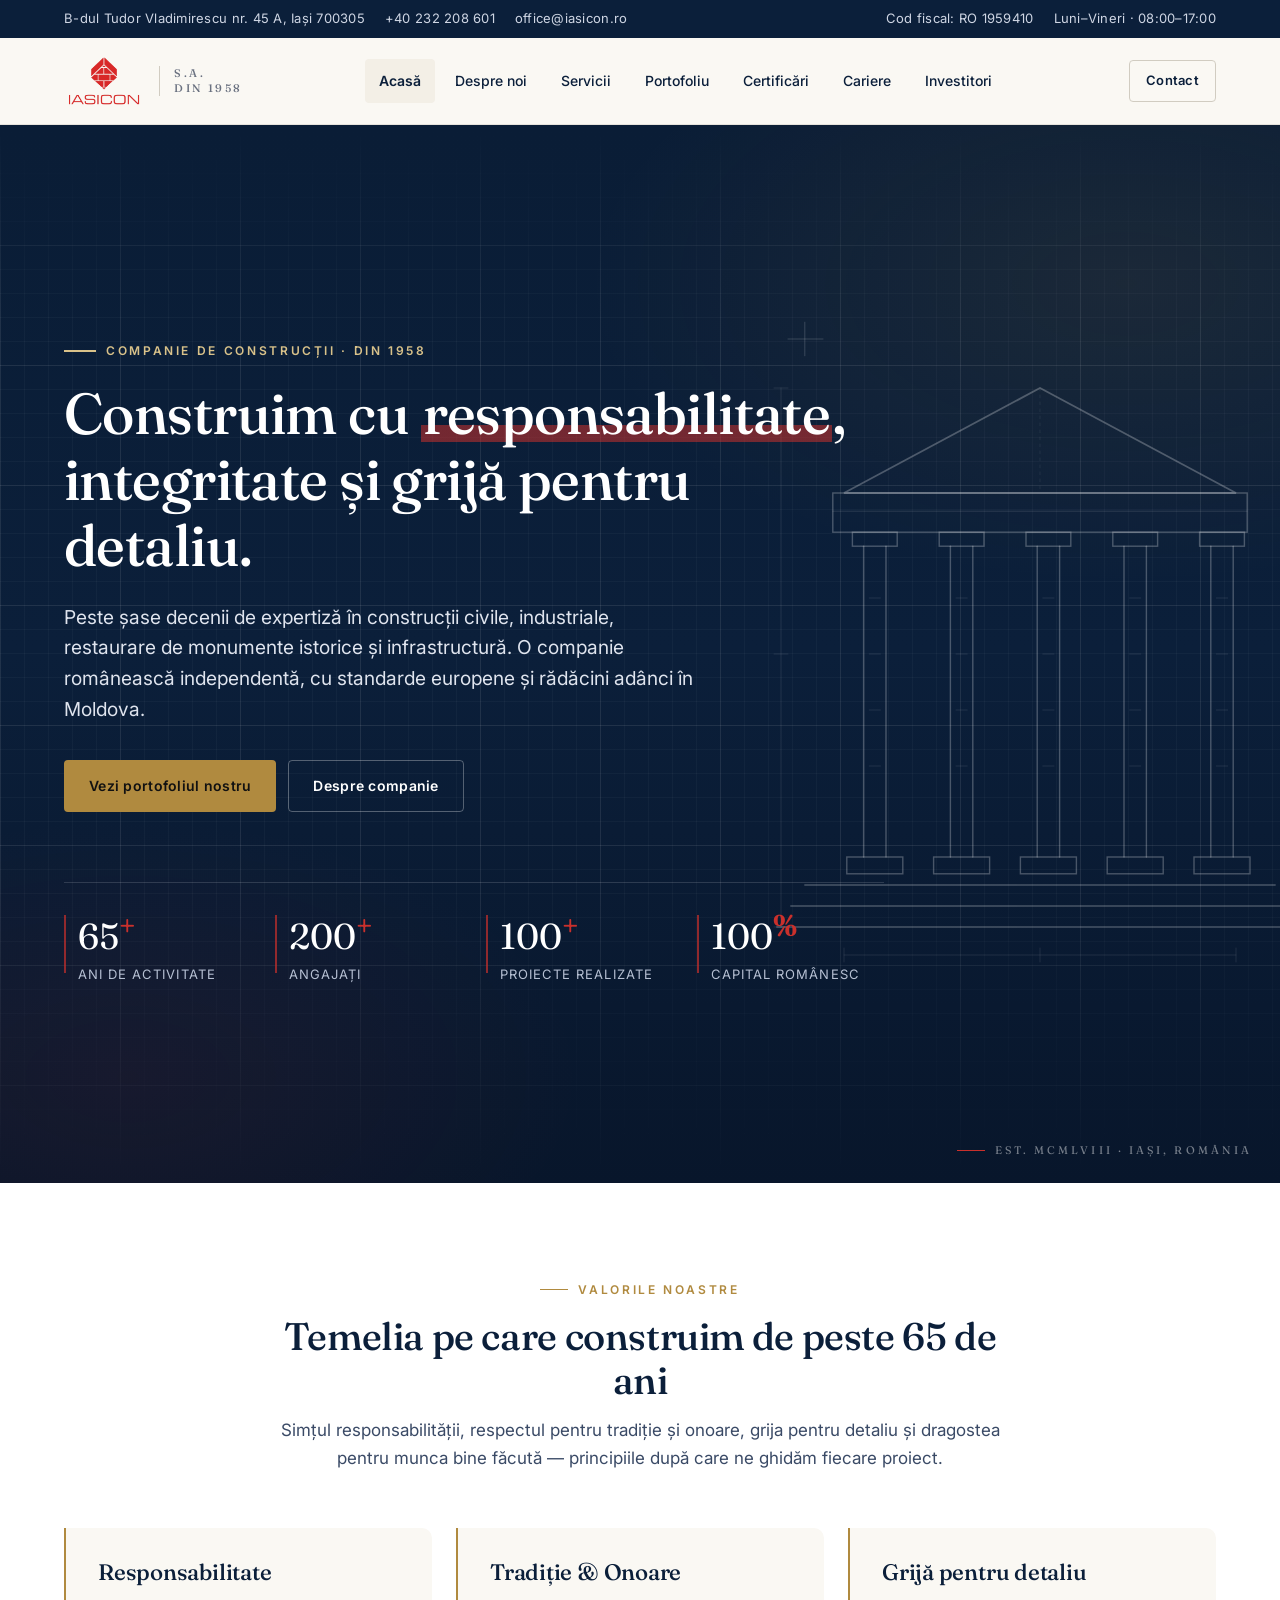
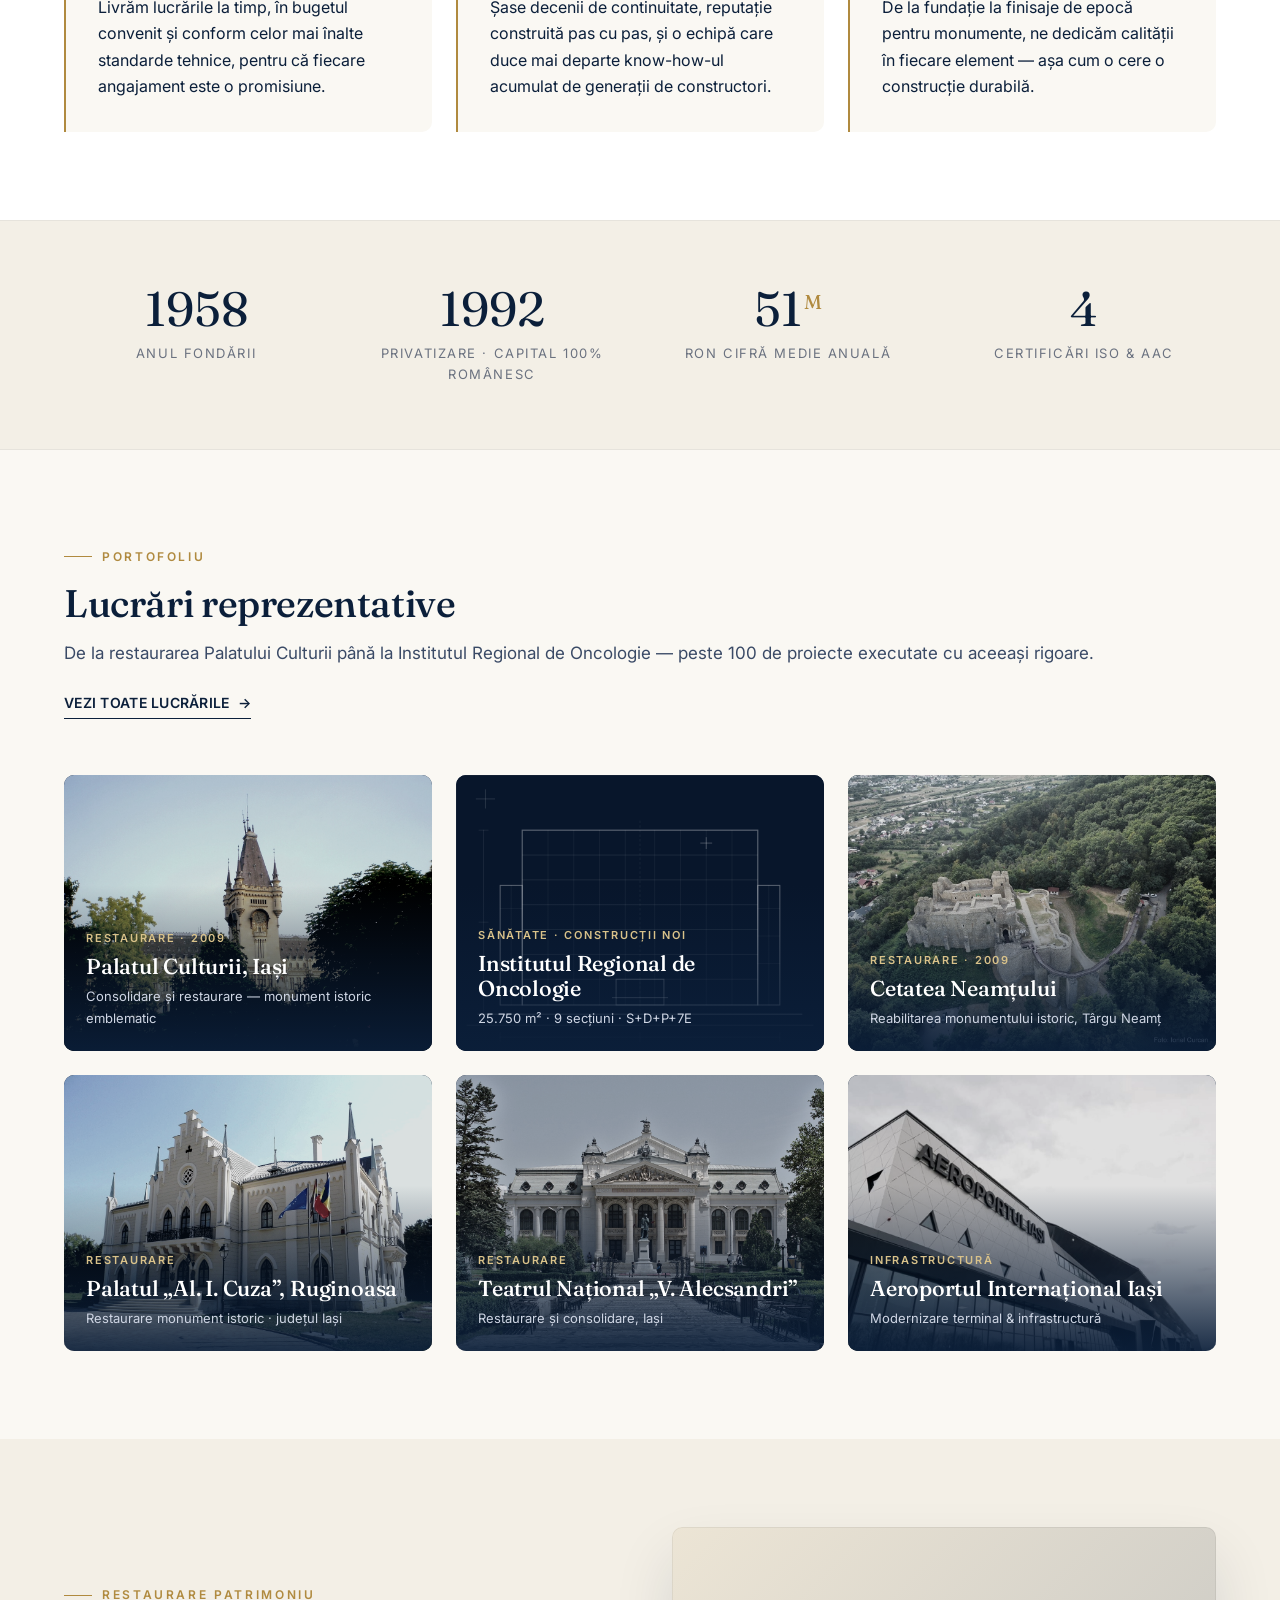
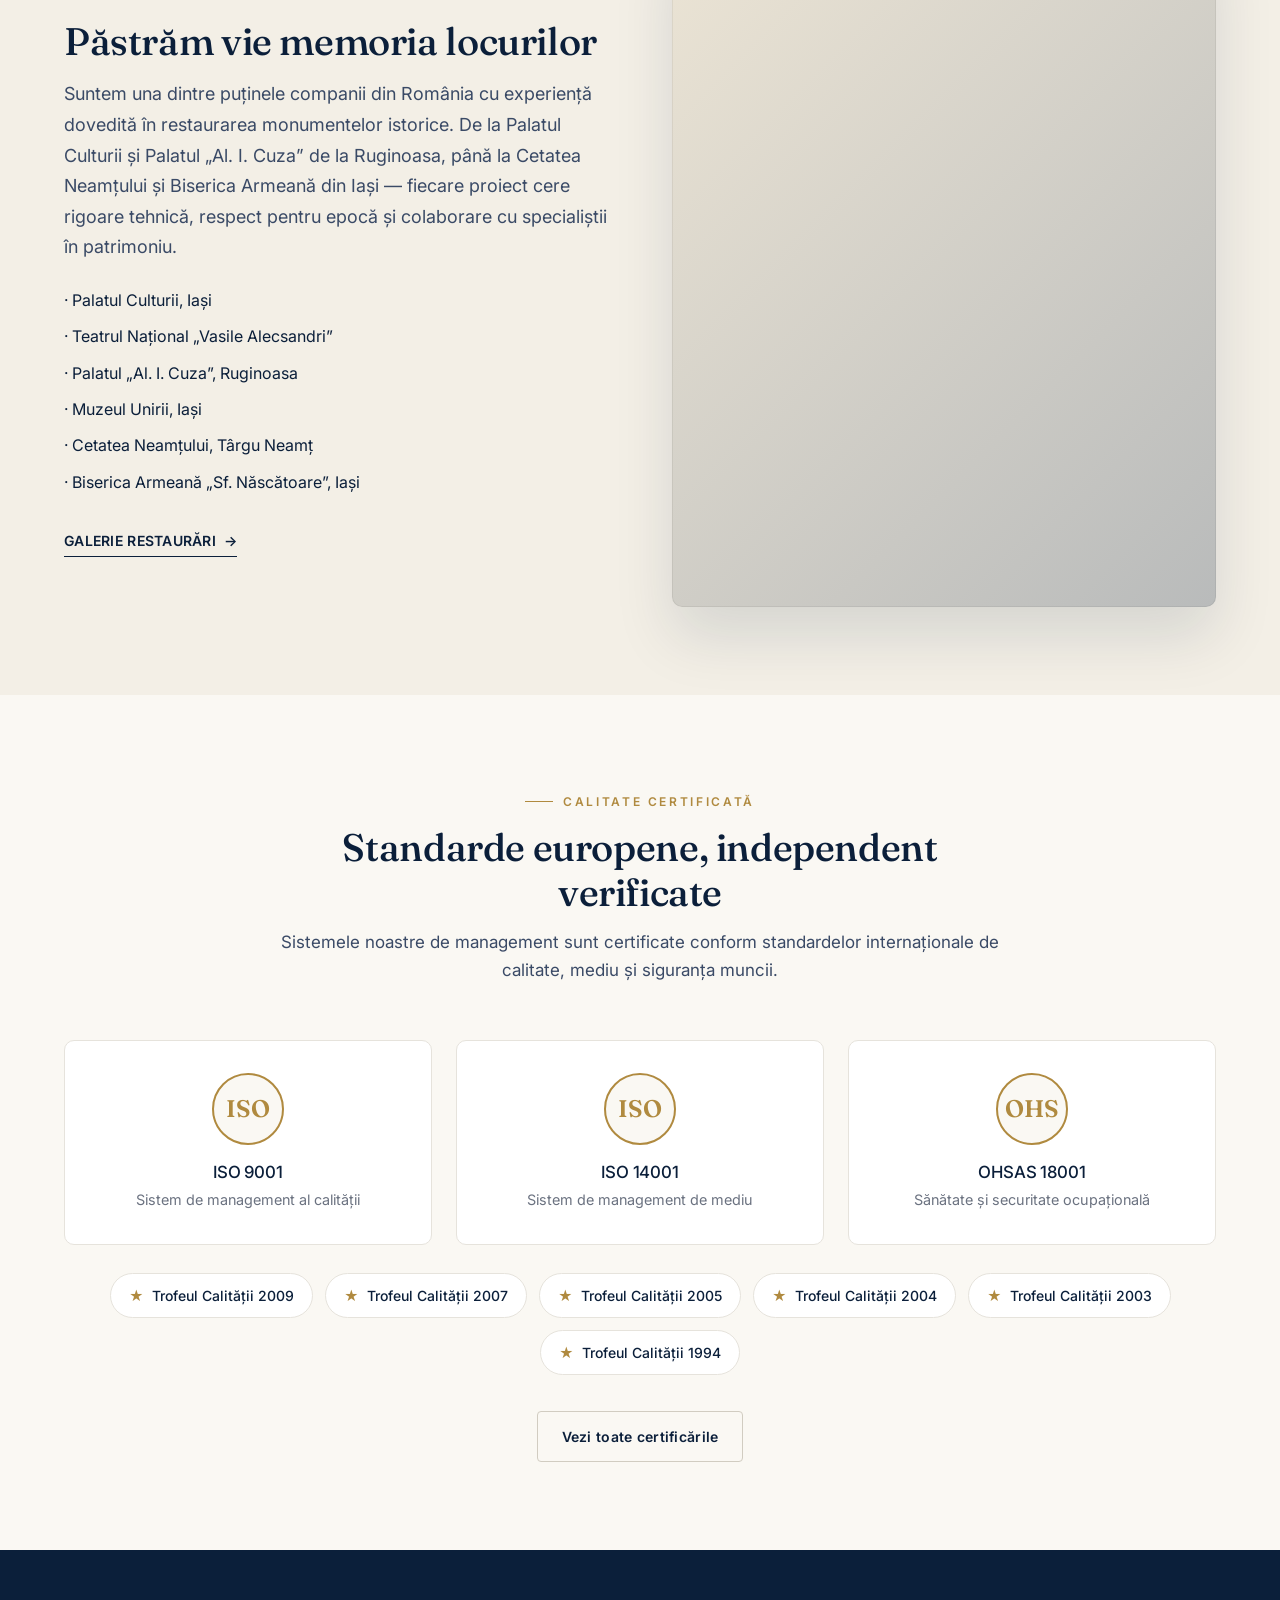
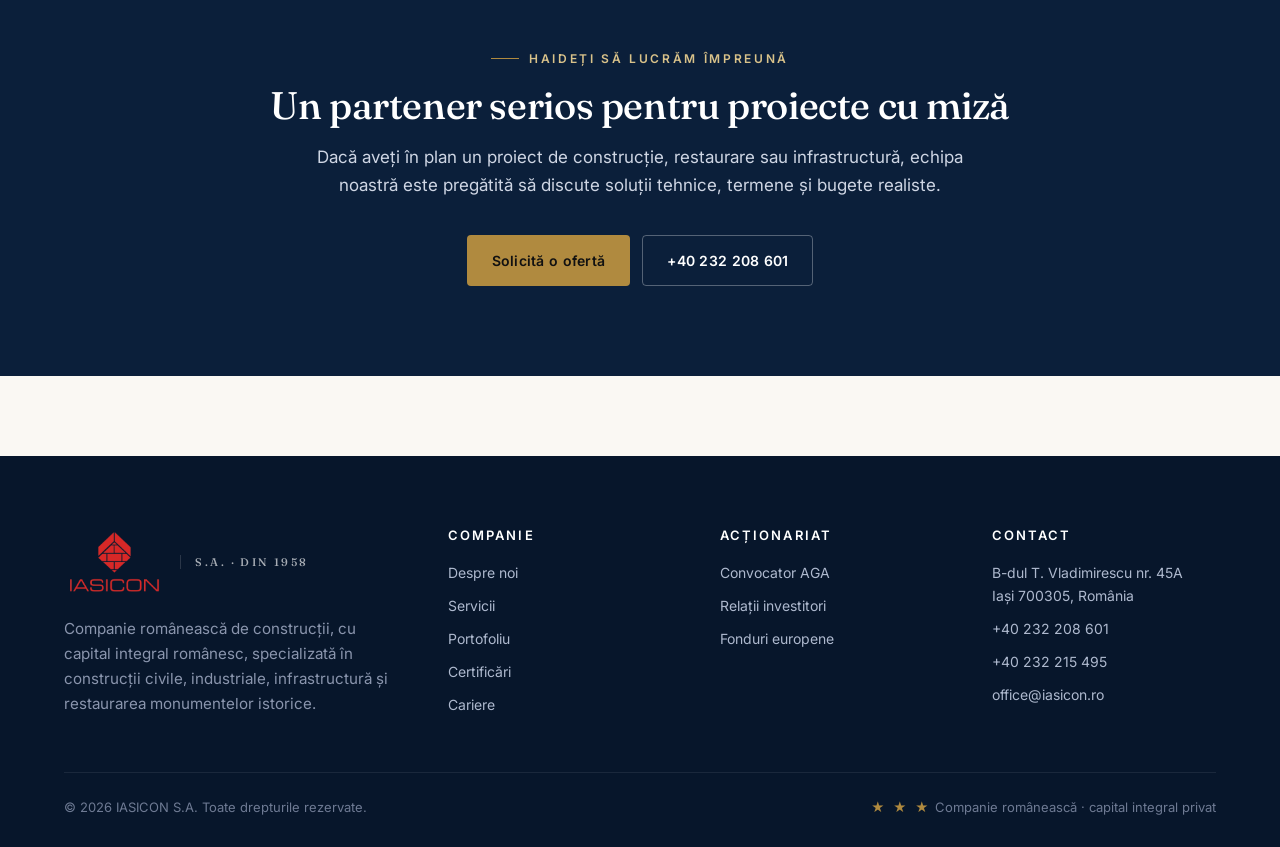
<file: index.html>
<!DOCTYPE html>
<html lang="ro">
<head>
  <meta charset="UTF-8" />
  <meta name="viewport" content="width=device-width, initial-scale=1" />
  <title>IASICON — Construim cu responsabilitate, din 1958</title>
  <meta name="description" content="IASICON S.A. — companie românească de construcții cu peste 65 de ani de experiență. Restaurare monumente istorice, construcții civile, industriale și de infrastructură, în Iași și în întreaga țară." />
  <link rel="preconnect" href="https://fonts.googleapis.com" />
  <link rel="preconnect" href="https://fonts.gstatic.com" crossorigin />
  <link href="https://fonts.googleapis.com/css2?family=Fraunces:opsz,wght@9..144,400;9..144,500;9..144,600&family=Inter:wght@400;500;600;700&display=swap" rel="stylesheet" />
  <link rel="stylesheet" href="styles.css" />
  <link rel="icon" type="image/png" href="logo.png" />
  <link rel="apple-touch-icon" href="logo.png" />
  <meta property="og:site_name" content="IASICON S.A." />
  <meta property="og:type" content="website" />
  <meta property="og:title" content="IASICON — Construim cu responsabilitate, din 1958" />
  <meta property="og:description" content="Companie românească de construcții cu peste 65 de ani de experiență. Restaurare monumente istorice, construcții civile, industriale și infrastructură." />
  <meta property="og:image" content="logo.png" />
  <meta name="twitter:card" content="summary_large_image" />
  <meta name="theme-color" content="#0b1f3a" />
</head>
<body>

  <!-- ========== HEADER ========== -->
  <header class="site-header">
    <div class="nav-top">
      <div class="container">
        <div class="meta">
          <span class="hide-xs">B-dul Tudor Vladimirescu nr. 45 A, Iași 700305</span>
          <a href="tel:+40232208601">+40 232 208 601</a>
          <a href="mailto:office@iasicon.ro">office@iasicon.ro</a>
        </div>
        <div class="meta">
          <span class="hide-xs">Cod fiscal: RO 1959410</span>
          <span>Luni–Vineri · 08:00–17:00</span>
        </div>
      </div>
    </div>
    <div class="container">
      <nav class="nav-main" aria-label="Navigație principală">
        <a href="index.html" class="brand" aria-label="IASICON">
          <img src="logo.png" alt="IASICON" class="brand-logo" width="180" height="120" />
          <span class="brand-tag">S.A.<br>din 1958</span>
        </a>
        <button class="nav-toggle" aria-label="Meniu" aria-expanded="false"><span></span></button>
        <ul class="nav-links">
          <li><a href="index.html" class="active">Acasă</a></li>
          <li><a href="despre.html">Despre noi</a></li>
          <li><a href="servicii.html">Servicii</a></li>
          <li><a href="portofoliu.html">Portofoliu</a></li>
          <li><a href="certificari.html">Certificări</a></li>
          <li><a href="cariere.html">Cariere</a></li>
          <li><a href="convocator.html">Investitori</a></li>
        </ul>
        <div class="nav-cta">
          <a href="contact.html" class="btn btn-ghost btn-sm">Contact</a>
        </div>
      </nav>
    </div>
  </header>

  <!-- ========== HERO ========== -->
  <section class="hero">
    <div class="container">
      <div class="hero-inner reveal">
        <span class="eyebrow">Companie de construcții · din 1958</span>
        <h1>Construim cu <span class="accent">responsabilitate</span>, integritate și grijă pentru detaliu.</h1>
        <p>Peste șase decenii de expertiză în construcții civile, industriale, restaurare de monumente istorice și infrastructură. O companie românească independentă, cu standarde europene și rădăcini adânci în Moldova.</p>
        <div class="hero-actions">
          <a href="portofoliu.html" class="btn btn-primary">Vezi portofoliul nostru</a>
          <a href="despre.html" class="btn btn-ghost">Despre companie</a>
        </div>
        <div class="hero-meta">
          <div class="item"><span class="num">65<sup>+</sup></span><span class="lbl">ani de activitate</span></div>
          <div class="item"><span class="num">200<sup>+</sup></span><span class="lbl">angajați</span></div>
          <div class="item"><span class="num">100<sup>+</sup></span><span class="lbl">proiecte realizate</span></div>
          <div class="item"><span class="num">100<sup>%</sup></span><span class="lbl">capital românesc</span></div>
        </div>
      </div>
    </div>
    <div class="hero-sig">Est. MCMLVIII · Iași, România</div>
  </section>

  <!-- ========== INTRO / VALUES ========== -->
  <section class="values">
    <div class="container">
      <div class="section-head reveal">
        <span class="eyebrow">Valorile noastre</span>
        <h2>Temelia pe care construim de peste 65 de ani</h2>
        <p>Simțul responsabilității, respectul pentru tradiție și onoare, grija pentru detaliu și dragostea pentru munca bine făcută — principiile după care ne ghidăm fiecare proiect.</p>
      </div>
      <div class="grid values-grid reveal">
        <div class="value">
          <h3>Responsabilitate</h3>
          <p>Livrăm lucrările la timp, în bugetul convenit și conform celor mai înalte standarde tehnice, pentru că fiecare angajament este o promisiune.</p>
        </div>
        <div class="value">
          <h3>Tradiție &amp; Onoare</h3>
          <p>Șase decenii de continuitate, reputație construită pas cu pas, și o echipă care duce mai departe know-how-ul acumulat de generații de constructori.</p>
        </div>
        <div class="value">
          <h3>Grijă pentru detaliu</h3>
          <p>De la fundație la finisaje de epocă pentru monumente, ne dedicăm calității în fiecare element — așa cum o cere o construcție durabilă.</p>
        </div>
      </div>
    </div>
  </section>

  <!-- ========== STATS ========== -->
  <section class="stats-section tight">
    <div class="container">
      <div class="stats reveal">
        <div class="stat"><span class="num">1958</span><span class="lbl">anul fondării</span></div>
        <div class="stat"><span class="num">1992</span><span class="lbl">privatizare · capital 100% românesc</span></div>
        <div class="stat"><span class="num">51<sup>M</sup></span><span class="lbl">RON cifră medie anuală</span></div>
        <div class="stat"><span class="num">4</span><span class="lbl">certificări ISO &amp; AAC</span></div>
      </div>
    </div>
  </section>

  <!-- ========== FEATURED PROJECTS ========== -->
  <section>
    <div class="container">
      <div class="section-head left reveal" style="display:flex; justify-content:space-between; align-items:flex-end; gap:24px; flex-wrap:wrap; text-align:left; max-width:none;">
        <div>
          <span class="eyebrow">Portofoliu</span>
          <h2>Lucrări reprezentative</h2>
          <p>De la restaurarea Palatului Culturii până la Institutul Regional de Oncologie — peste 100 de proiecte executate cu aceeași rigoare.</p>
        </div>
        <a href="portofoliu.html" class="arrow-link">Vezi toate lucrările</a>
      </div>

      <div class="grid grid-3 reveal">
        <article class="project">
          <div class="img img-palat-culturii" role="img" aria-label="Palatul Culturii, Iași"></div>
          <div class="label">
            <span class="tag">Restaurare · 2009</span>
            <h3>Palatul Culturii, Iași</h3>
            <div class="meta">Consolidare și restaurare — monument istoric emblematic</div>
          </div>
        </article>
        <article class="project">
          <div class="img img-sketch" role="img" aria-label="Institutul Regional de Oncologie Iași — schiță arhitecturală"></div>
          <div class="label">
            <span class="tag">Sănătate · construcții noi</span>
            <h3>Institutul Regional de Oncologie</h3>
            <div class="meta">25.750 m² · 9 secțiuni · S+D+P+7E</div>
          </div>
        </article>
        <article class="project">
          <div class="img img-cetatea-neamtului" role="img" aria-label="Cetatea Neamțului"></div>
          <div class="label">
            <span class="tag">Restaurare · 2009</span>
            <h3>Cetatea Neamțului</h3>
            <div class="meta">Reabilitarea monumentului istoric, Târgu Neamț</div>
          </div>
        </article>
        <article class="project">
          <div class="img img-palatul-ruginoasa" role="img" aria-label="Palatul Cuza de la Ruginoasa"></div>
          <div class="label">
            <span class="tag">Restaurare</span>
            <h3>Palatul „Al. I. Cuza”, Ruginoasa</h3>
            <div class="meta">Restaurare monument istoric · județul Iași</div>
          </div>
        </article>
        <article class="project">
          <div class="img img-teatrul-national" role="img" aria-label="Teatrul Național Vasile Alecsandri, Iași"></div>
          <div class="label">
            <span class="tag">Restaurare</span>
            <h3>Teatrul Național „V. Alecsandri”</h3>
            <div class="meta">Restaurare și consolidare, Iași</div>
          </div>
        </article>
        <article class="project">
          <div class="img img-aeroport-iasi" role="img" aria-label="Aeroportul Internațional Iași"></div>
          <div class="label">
            <span class="tag">Infrastructură</span>
            <h3>Aeroportul Internațional Iași</h3>
            <div class="meta">Modernizare terminal &amp; infrastructură</div>
          </div>
        </article>
      </div>
    </div>
  </section>

  <!-- ========== HERITAGE / EXPERTISE SPLIT ========== -->
  <section style="background: var(--paper-2);">
    <div class="container">
      <div class="split reveal">
        <div>
          <span class="eyebrow">Restaurare patrimoniu</span>
          <h2 style="margin-top:14px;">Păstrăm vie memoria locurilor</h2>
          <p class="lead" style="margin-top:16px;">Suntem una dintre puținele companii din România cu experiență dovedită în restaurarea monumentelor istorice. De la Palatul Culturii și Palatul „Al. I. Cuza” de la Ruginoasa, până la Cetatea Neamțului și Biserica Armeană din Iași — fiecare proiect cere rigoare tehnică, respect pentru epocă și colaborare cu specialiștii în patrimoniu.</p>
          <ul style="margin-top:24px; list-style:none; display:grid; gap:10px;">
            <li>· Palatul Culturii, Iași</li>
            <li>· Teatrul Național „Vasile Alecsandri”</li>
            <li>· Palatul „Al. I. Cuza”, Ruginoasa</li>
            <li>· Muzeul Unirii, Iași</li>
            <li>· Cetatea Neamțului, Târgu Neamț</li>
            <li>· Biserica Armeană „Sf. Născătoare”, Iași</li>
          </ul>
          <div style="margin-top:32px;"><a href="portofoliu.html#restaurari" class="arrow-link">Galerie restaurări</a></div>
        </div>
        <div class="visual" style="background-image: linear-gradient(135deg, rgba(176,138,63,.1), rgba(11,31,58,.25)), url('https://images.unsplash.com/photo-1541976590-713941681591?auto=format&fit=crop&w=1400&q=80');"></div>
      </div>
    </div>
  </section>

  <!-- ========== CERTIFICATIONS BAND ========== -->
  <section>
    <div class="container">
      <div class="section-head reveal">
        <span class="eyebrow">Calitate certificată</span>
        <h2>Standarde europene, independent verificate</h2>
        <p>Sistemele noastre de management sunt certificate conform standardelor internaționale de calitate, mediu și siguranța muncii.</p>
      </div>
      <div class="grid cert-grid reveal">
        <div class="cert-card">
          <div class="cert-badge">ISO</div>
          <h3>ISO 9001</h3>
          <p>Sistem de management al calității</p>
        </div>
        <div class="cert-card">
          <div class="cert-badge">ISO</div>
          <h3>ISO 14001</h3>
          <p>Sistem de management de mediu</p>
        </div>
        <div class="cert-card">
          <div class="cert-badge">OHS</div>
          <h3>OHSAS 18001</h3>
          <p>Sănătate și securitate ocupațională</p>
        </div>
      </div>
      <div class="trophy-row reveal" style="margin-top:28px;">
        <span class="trophy">Trofeul Calității 2009</span>
        <span class="trophy">Trofeul Calității 2007</span>
        <span class="trophy">Trofeul Calității 2005</span>
        <span class="trophy">Trofeul Calității 2004</span>
        <span class="trophy">Trofeul Calității 2003</span>
        <span class="trophy">Trofeul Calității 1994</span>
      </div>
      <div style="text-align:center; margin-top:36px;">
        <a href="certificari.html" class="btn btn-ghost">Vezi toate certificările</a>
      </div>
    </div>
  </section>

  <!-- ========== CTA ========== -->
  <section style="background: var(--ink); color: var(--white); padding: 90px 0;">
    <div class="container" style="text-align:center;">
      <span class="eyebrow" style="color: var(--gold-soft);">Haideți să lucrăm împreună</span>
      <h2 style="color: var(--white); margin: 14px auto 16px; max-width: 780px;">Un partener serios pentru proiecte cu miză</h2>
      <p style="color:#cfd6e4; max-width: 680px; margin: 0 auto 36px; font-size: 1.0625rem;">Dacă aveți în plan un proiect de construcție, restaurare sau infrastructură, echipa noastră este pregătită să discute soluții tehnice, termene și bugete realiste.</p>
      <div style="display:flex; gap:12px; justify-content:center; flex-wrap:wrap;">
        <a href="contact.html" class="btn btn-primary" style="background: var(--gold); color: #111;">Solicită o ofertă</a>
        <a href="tel:+40232208601" class="btn btn-ghost" style="color:#fff; border-color: rgba(255,255,255,.3);">+40 232 208 601</a>
      </div>
    </div>
  </section>

  <!-- ========== FOOTER ========== -->
  <footer class="site-footer">
    <div class="container">
      <div class="grid footer-grid">
        <div class="footer-brand">
          <a href="index.html" class="brand" style="color: var(--white);">
            <img src="logo.png" alt="IASICON" class="brand-logo" width="180" height="120" />
            <span class="brand-tag">S.A. · din 1958</span>
          </a>
          <p>Companie românească de construcții, cu capital integral românesc, specializată în construcții civile, industriale, infrastructură și restaurarea monumentelor istorice.</p>
        </div>
        <div>
          <h4>Companie</h4>
          <ul class="footer-list">
            <li><a href="despre.html">Despre noi</a></li>
            <li><a href="servicii.html">Servicii</a></li>
            <li><a href="portofoliu.html">Portofoliu</a></li>
            <li><a href="certificari.html">Certificări</a></li>
            <li><a href="cariere.html">Cariere</a></li>
          </ul>
        </div>
        <div>
          <h4>Acționariat</h4>
          <ul class="footer-list">
            <li><a href="convocator.html">Convocator AGA</a></li>
            <li><a href="contact.html">Relații investitori</a></li>
            <li><a href="https://www.fonduri-ue.ro" target="_blank" rel="noopener">Fonduri europene</a></li>
          </ul>
        </div>
        <div>
          <h4>Contact</h4>
          <ul class="footer-list">
            <li>B-dul T. Vladimirescu nr. 45A<br/>Iași 700305, România</li>
            <li><a href="tel:+40232208601">+40 232 208 601</a></li>
            <li><a href="tel:+40232215495">+40 232 215 495</a></li>
            <li><a href="mailto:office@iasicon.ro">office@iasicon.ro</a></li>
          </ul>
        </div>
      </div>
      <div class="footer-bottom">
        <span>© <span id="year"></span> IASICON S.A. Toate drepturile rezervate.</span>
        <span><span class="eu-stars">★ ★ ★</span> Companie românească · capital integral privat</span>
      </div>
    </div>
  </footer>

  <script src="script.js"></script>
</body>
</html>
</file>
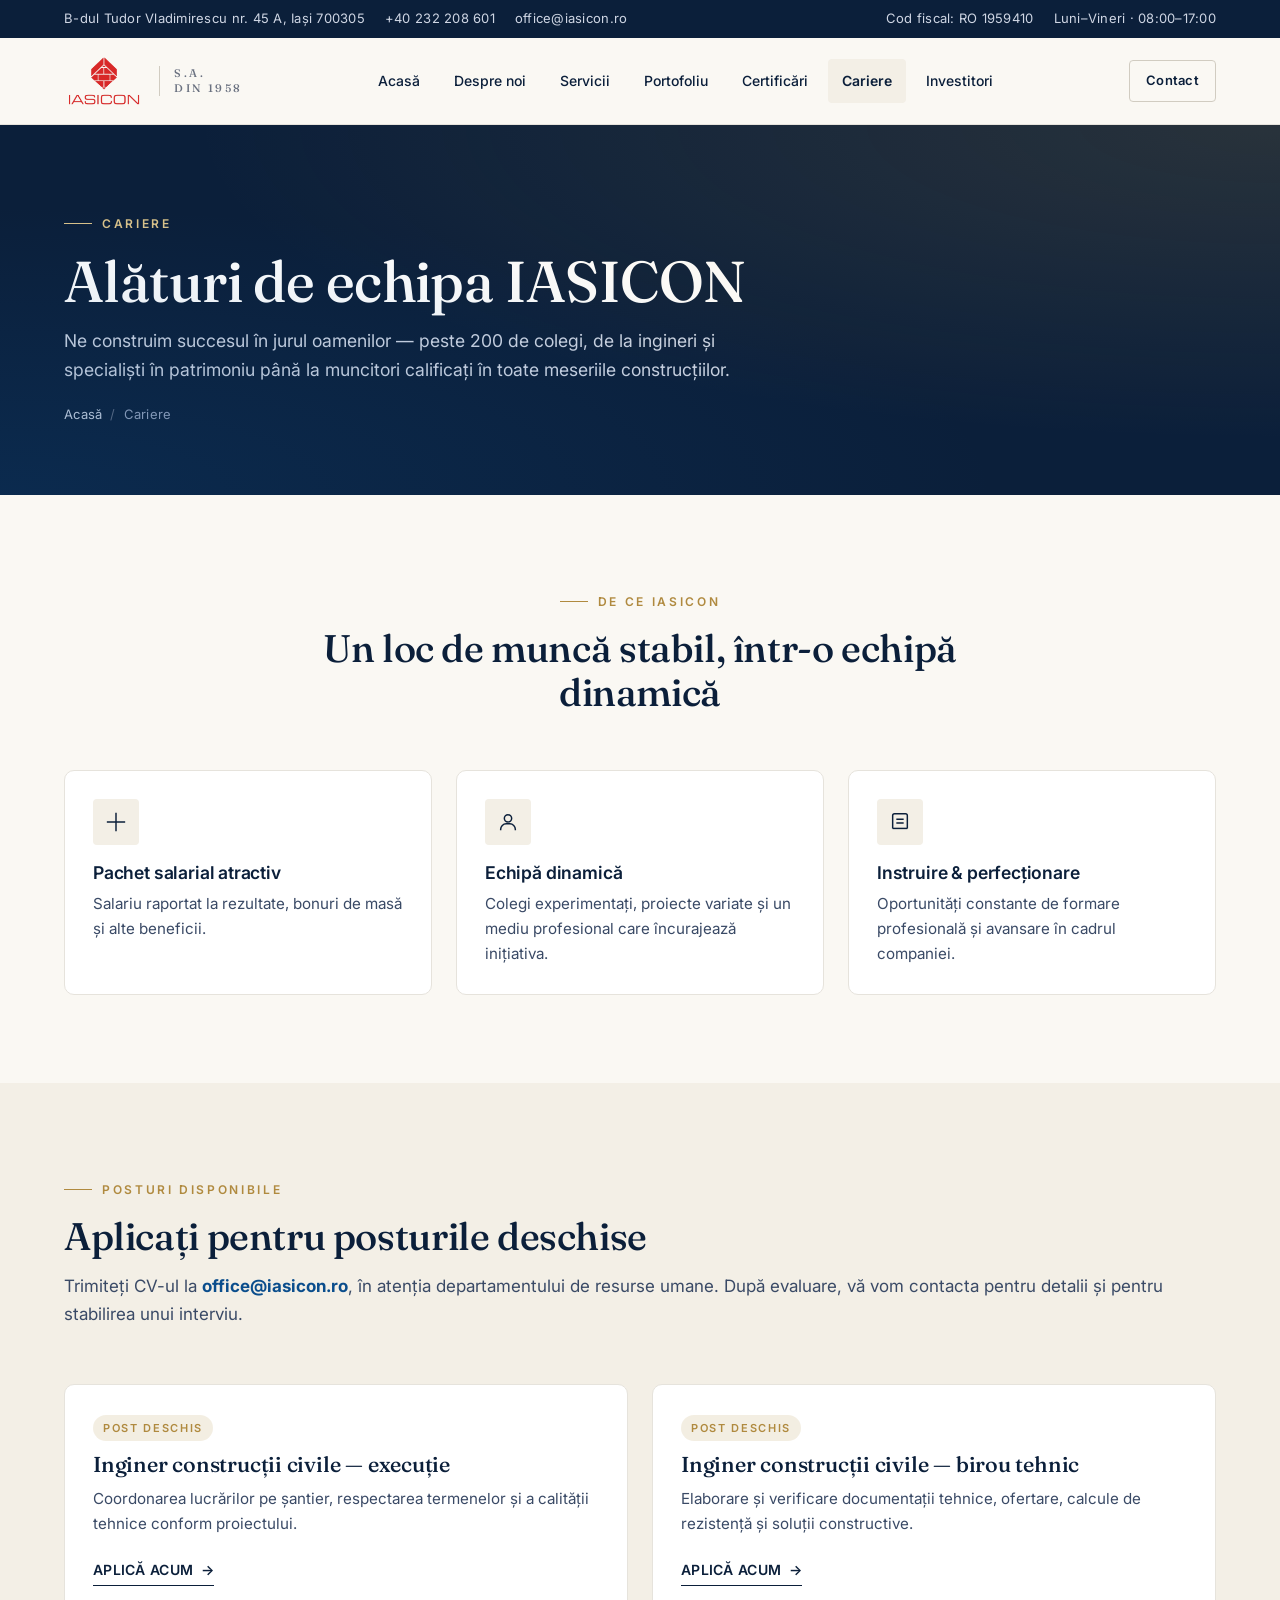
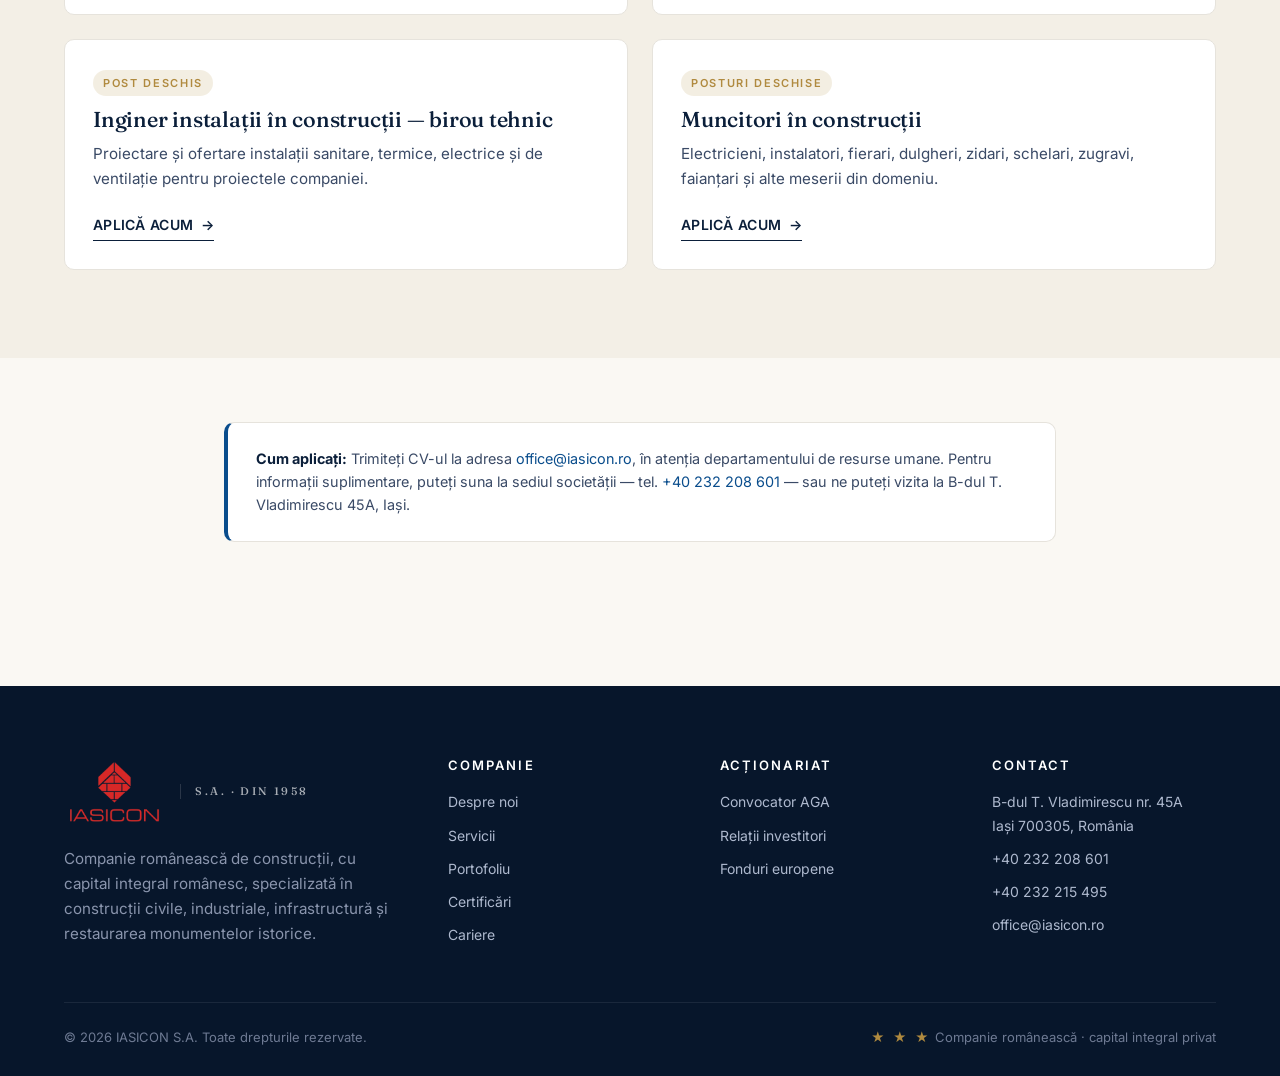
<file: cariere.html>
<!DOCTYPE html>
<html lang="ro">
<head>
  <meta charset="UTF-8" />
  <meta name="viewport" content="width=device-width, initial-scale=1" />
  <title>Cariere — IASICON S.A.</title>
  <meta name="description" content="Oportunități de carieră la IASICON: ingineri, muncitori calificați și specialiști în construcții." />
  <link rel="preconnect" href="https://fonts.googleapis.com" />
  <link rel="preconnect" href="https://fonts.gstatic.com" crossorigin />
  <link href="https://fonts.googleapis.com/css2?family=Fraunces:opsz,wght@9..144,400;9..144,500;9..144,600&family=Inter:wght@400;500;600;700&display=swap" rel="stylesheet" />
  <link rel="stylesheet" href="styles.css" />
  <link rel="icon" type="image/png" href="logo.png" />
  <link rel="apple-touch-icon" href="logo.png" />
  <meta property="og:site_name" content="IASICON S.A." />
  <meta property="og:type" content="website" />
  <meta property="og:image" content="logo.png" />
  <meta name="twitter:card" content="summary_large_image" />
  <meta name="theme-color" content="#0b1f3a" />
</head>
<body>

  <header class="site-header">
    <div class="nav-top"><div class="container"><div class="meta"><span class="hide-xs">B-dul Tudor Vladimirescu nr. 45 A, Iași 700305</span><a href="tel:+40232208601">+40 232 208 601</a><a href="mailto:office@iasicon.ro">office@iasicon.ro</a></div><div class="meta"><span class="hide-xs">Cod fiscal: RO 1959410</span><span>Luni–Vineri · 08:00–17:00</span></div></div></div>
    <div class="container">
      <nav class="nav-main" aria-label="Navigație principală">
        <a href="index.html" class="brand" aria-label="IASICON"><img src="logo.png" alt="IASICON" class="brand-logo" width="180" height="120" /><span class="brand-tag">S.A.<br>din 1958</span></a>
        <button class="nav-toggle" aria-label="Meniu" aria-expanded="false"><span></span></button>
        <ul class="nav-links">
          <li><a href="index.html">Acasă</a></li>
          <li><a href="despre.html">Despre noi</a></li>
          <li><a href="servicii.html">Servicii</a></li>
          <li><a href="portofoliu.html">Portofoliu</a></li>
          <li><a href="certificari.html">Certificări</a></li>
          <li><a href="cariere.html" class="active">Cariere</a></li>
          <li><a href="convocator.html">Investitori</a></li>
        </ul>
        <div class="nav-cta"><a href="contact.html" class="btn btn-ghost btn-sm">Contact</a></div>
      </nav>
    </div>
  </header>

  <section class="page-hero">
    <div class="container">
      <span class="eyebrow">Cariere</span>
      <h1>Alături de echipa IASICON</h1>
      <p class="subtitle">Ne construim succesul în jurul oamenilor — peste 200 de colegi, de la ingineri și specialiști în patrimoniu până la muncitori calificați în toate meseriile construcțiilor.</p>
      <nav class="breadcrumbs"><a href="index.html">Acasă</a><span>/</span>Cariere</nav>
    </div>
  </section>

  <!-- WHY JOIN -->
  <section>
    <div class="container">
      <div class="section-head reveal">
        <span class="eyebrow">De ce IASICON</span>
        <h2>Un loc de muncă stabil, într-o echipă dinamică</h2>
      </div>
      <div class="grid grid-3 reveal">
        <div class="card">
          <div class="icon">
            <svg width="22" height="22" viewBox="0 0 24 24" fill="none" stroke="currentColor" stroke-width="1.6"><path d="M12 2v20M2 12h20"/></svg>
          </div>
          <h3>Pachet salarial atractiv</h3>
          <p>Salariu raportat la rezultate, bonuri de masă și alte beneficii.</p>
        </div>
        <div class="card">
          <div class="icon">
            <svg width="22" height="22" viewBox="0 0 24 24" fill="none" stroke="currentColor" stroke-width="1.6"><circle cx="12" cy="8" r="4"/><path d="M4 21v-1a6 6 0 016-6h4a6 6 0 016 6v1"/></svg>
          </div>
          <h3>Echipă dinamică</h3>
          <p>Colegi experimentați, proiecte variate și un mediu profesional care încurajează inițiativa.</p>
        </div>
        <div class="card">
          <div class="icon">
            <svg width="22" height="22" viewBox="0 0 24 24" fill="none" stroke="currentColor" stroke-width="1.6"><path d="M4 19V5a2 2 0 012-2h12a2 2 0 012 2v14"/><path d="M4 19h16"/><path d="M8 9h8M8 13h8"/></svg>
          </div>
          <h3>Instruire &amp; perfecționare</h3>
          <p>Oportunități constante de formare profesională și avansare în cadrul companiei.</p>
        </div>
      </div>
    </div>
  </section>

  <!-- POSTS -->
  <section style="background: var(--paper-2);">
    <div class="container">
      <div class="section-head left reveal" style="max-width:none; text-align:left;">
        <span class="eyebrow">Posturi disponibile</span>
        <h2 style="margin-top:14px;">Aplicați pentru posturile deschise</h2>
        <p>Trimiteți CV-ul la <a href="mailto:office@iasicon.ro"><strong>office@iasicon.ro</strong></a>, în atenția departamentului de resurse umane. După evaluare, vă vom contacta pentru detalii și pentru stabilirea unui interviu.</p>
      </div>

      <div class="grid grid-2 reveal">
        <div class="card">
          <span class="status-pill status-progress">Post deschis</span>
          <h3 style="font-family: var(--font-serif); font-size: 1.35rem; font-weight: 500; margin-top: 12px;">Inginer construcții civile — execuție</h3>
          <p>Coordonarea lucrărilor pe șantier, respectarea termenelor și a calității tehnice conform proiectului.</p>
          <div style="margin-top:20px;"><a href="mailto:office@iasicon.ro?subject=Candidatura%20Inginer%20Constructii%20Civile%20%E2%80%94%20Executie" class="arrow-link">Aplică acum</a></div>
        </div>
        <div class="card">
          <span class="status-pill status-progress">Post deschis</span>
          <h3 style="font-family: var(--font-serif); font-size: 1.35rem; font-weight: 500; margin-top: 12px;">Inginer construcții civile — birou tehnic</h3>
          <p>Elaborare și verificare documentații tehnice, ofertare, calcule de rezistență și soluții constructive.</p>
          <div style="margin-top:20px;"><a href="mailto:office@iasicon.ro?subject=Candidatura%20Inginer%20Birou%20Tehnic" class="arrow-link">Aplică acum</a></div>
        </div>
        <div class="card">
          <span class="status-pill status-progress">Post deschis</span>
          <h3 style="font-family: var(--font-serif); font-size: 1.35rem; font-weight: 500; margin-top: 12px;">Inginer instalații în construcții — birou tehnic</h3>
          <p>Proiectare și ofertare instalații sanitare, termice, electrice și de ventilație pentru proiectele companiei.</p>
          <div style="margin-top:20px;"><a href="mailto:office@iasicon.ro?subject=Candidatura%20Inginer%20Instalatii" class="arrow-link">Aplică acum</a></div>
        </div>
        <div class="card">
          <span class="status-pill status-progress">Posturi deschise</span>
          <h3 style="font-family: var(--font-serif); font-size: 1.35rem; font-weight: 500; margin-top: 12px;">Muncitori în construcții</h3>
          <p>Electricieni, instalatori, fierari, dulgheri, zidari, schelari, zugravi, faianțari și alte meserii din domeniu.</p>
          <div style="margin-top:20px;"><a href="mailto:office@iasicon.ro?subject=Candidatura%20Muncitor%20Constructii" class="arrow-link">Aplică acum</a></div>
        </div>
      </div>
    </div>
  </section>

  <!-- CONTACT HR -->
  <section class="tight">
    <div class="container-narrow">
      <div class="eu-note reveal">
        <p><strong>Cum aplicați:</strong> Trimiteți CV-ul la adresa <a href="mailto:office@iasicon.ro">office@iasicon.ro</a>, în atenția departamentului de resurse umane. Pentru informații suplimentare, puteți suna la sediul societății — tel. <a href="tel:+40232208601">+40 232 208 601</a> — sau ne puteți vizita la B-dul T. Vladimirescu 45A, Iași.</p>
      </div>
    </div>
  </section>

  <footer class="site-footer">
    <div class="container">
      <div class="grid footer-grid">
        <div class="footer-brand"><a href="index.html" class="brand" style="color: var(--white);"><img src="logo.png" alt="IASICON" class="brand-logo" width="180" height="120" /><span class="brand-tag">S.A. · din 1958</span></a><p>Companie românească de construcții, cu capital integral românesc, specializată în construcții civile, industriale, infrastructură și restaurarea monumentelor istorice.</p></div>
        <div><h4>Companie</h4><ul class="footer-list"><li><a href="despre.html">Despre noi</a></li><li><a href="servicii.html">Servicii</a></li><li><a href="portofoliu.html">Portofoliu</a></li><li><a href="certificari.html">Certificări</a></li><li><a href="cariere.html">Cariere</a></li></ul></div>
        <div><h4>Acționariat</h4><ul class="footer-list"><li><a href="convocator.html">Convocator AGA</a></li><li><a href="contact.html">Relații investitori</a></li><li><a href="https://www.fonduri-ue.ro" target="_blank" rel="noopener">Fonduri europene</a></li></ul></div>
        <div><h4>Contact</h4><ul class="footer-list"><li>B-dul T. Vladimirescu nr. 45A<br/>Iași 700305, România</li><li><a href="tel:+40232208601">+40 232 208 601</a></li><li><a href="tel:+40232215495">+40 232 215 495</a></li><li><a href="mailto:office@iasicon.ro">office@iasicon.ro</a></li></ul></div>
      </div>
      <div class="footer-bottom"><span>© <span id="year"></span> IASICON S.A. Toate drepturile rezervate.</span><span><span class="eu-stars">★ ★ ★</span> Companie românească · capital integral privat</span></div>
    </div>
  </footer>

  <script src="script.js"></script>
</body>
</html>
</file>
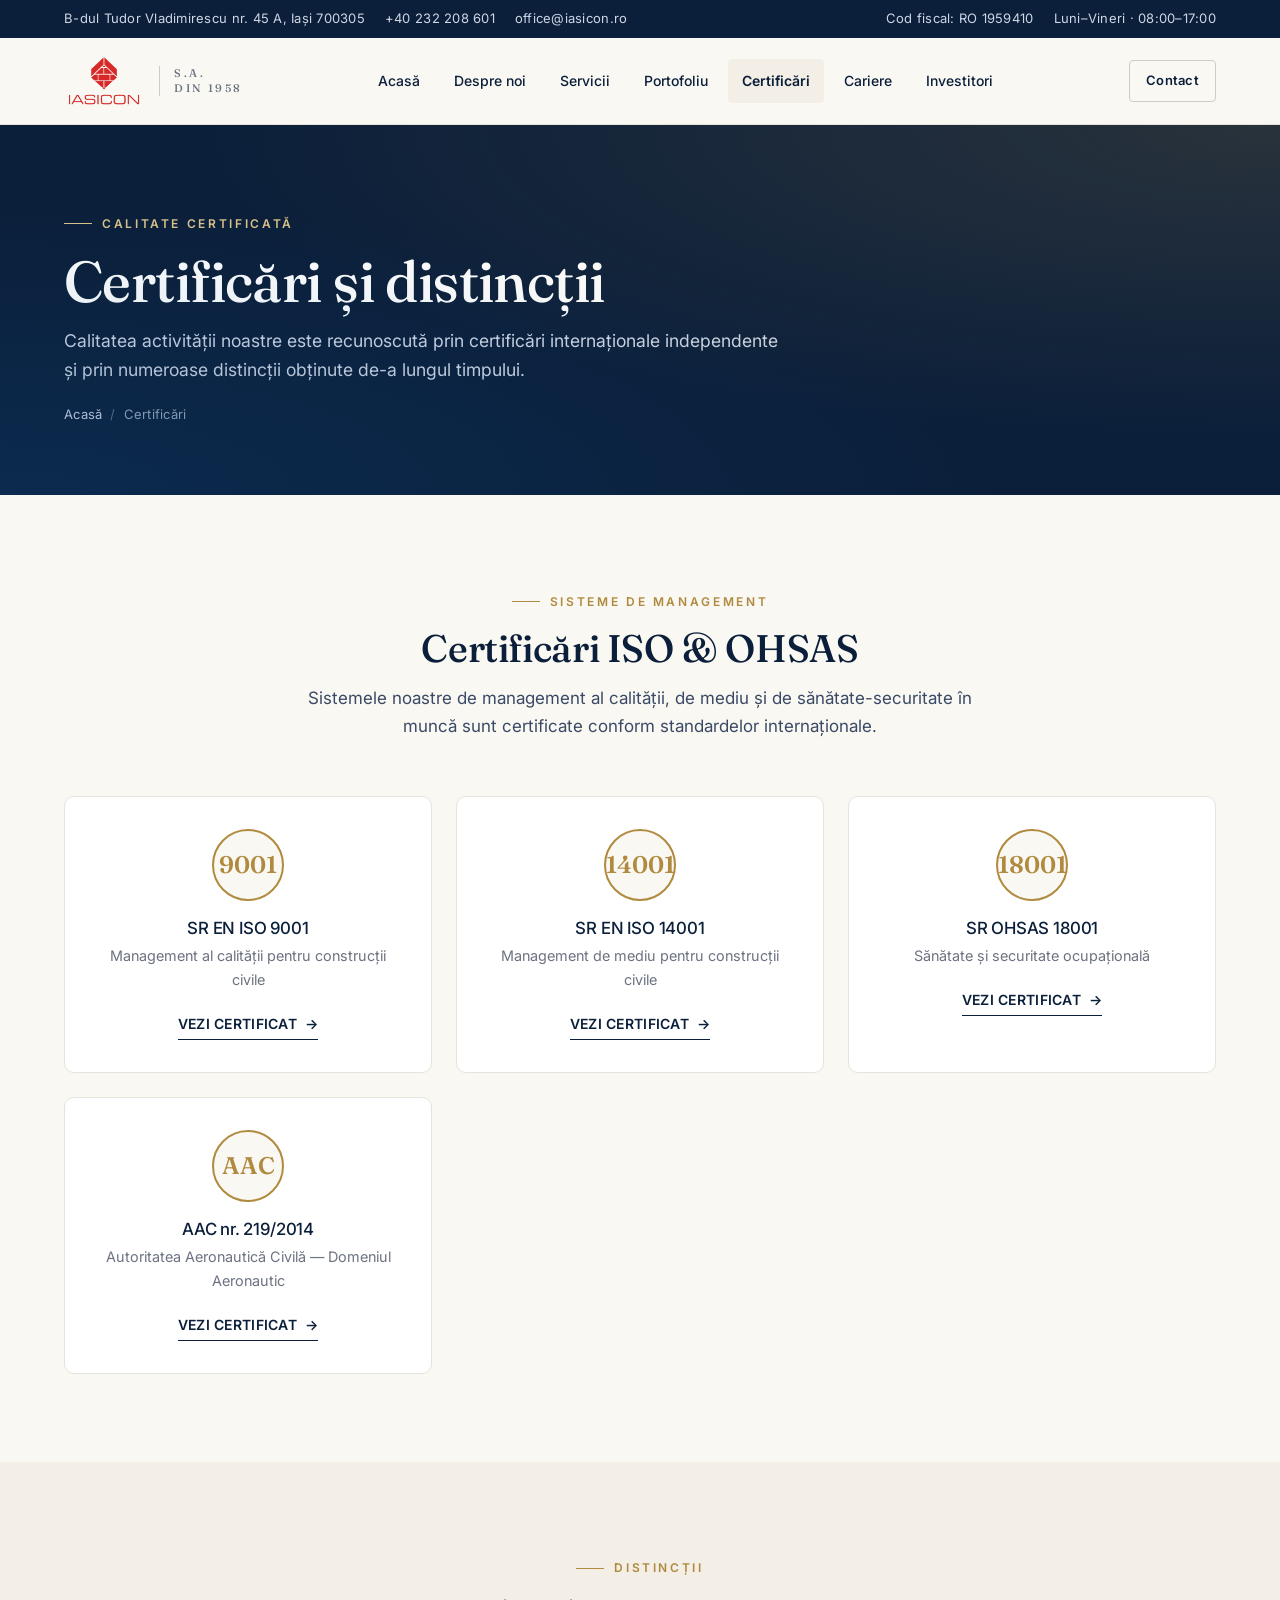
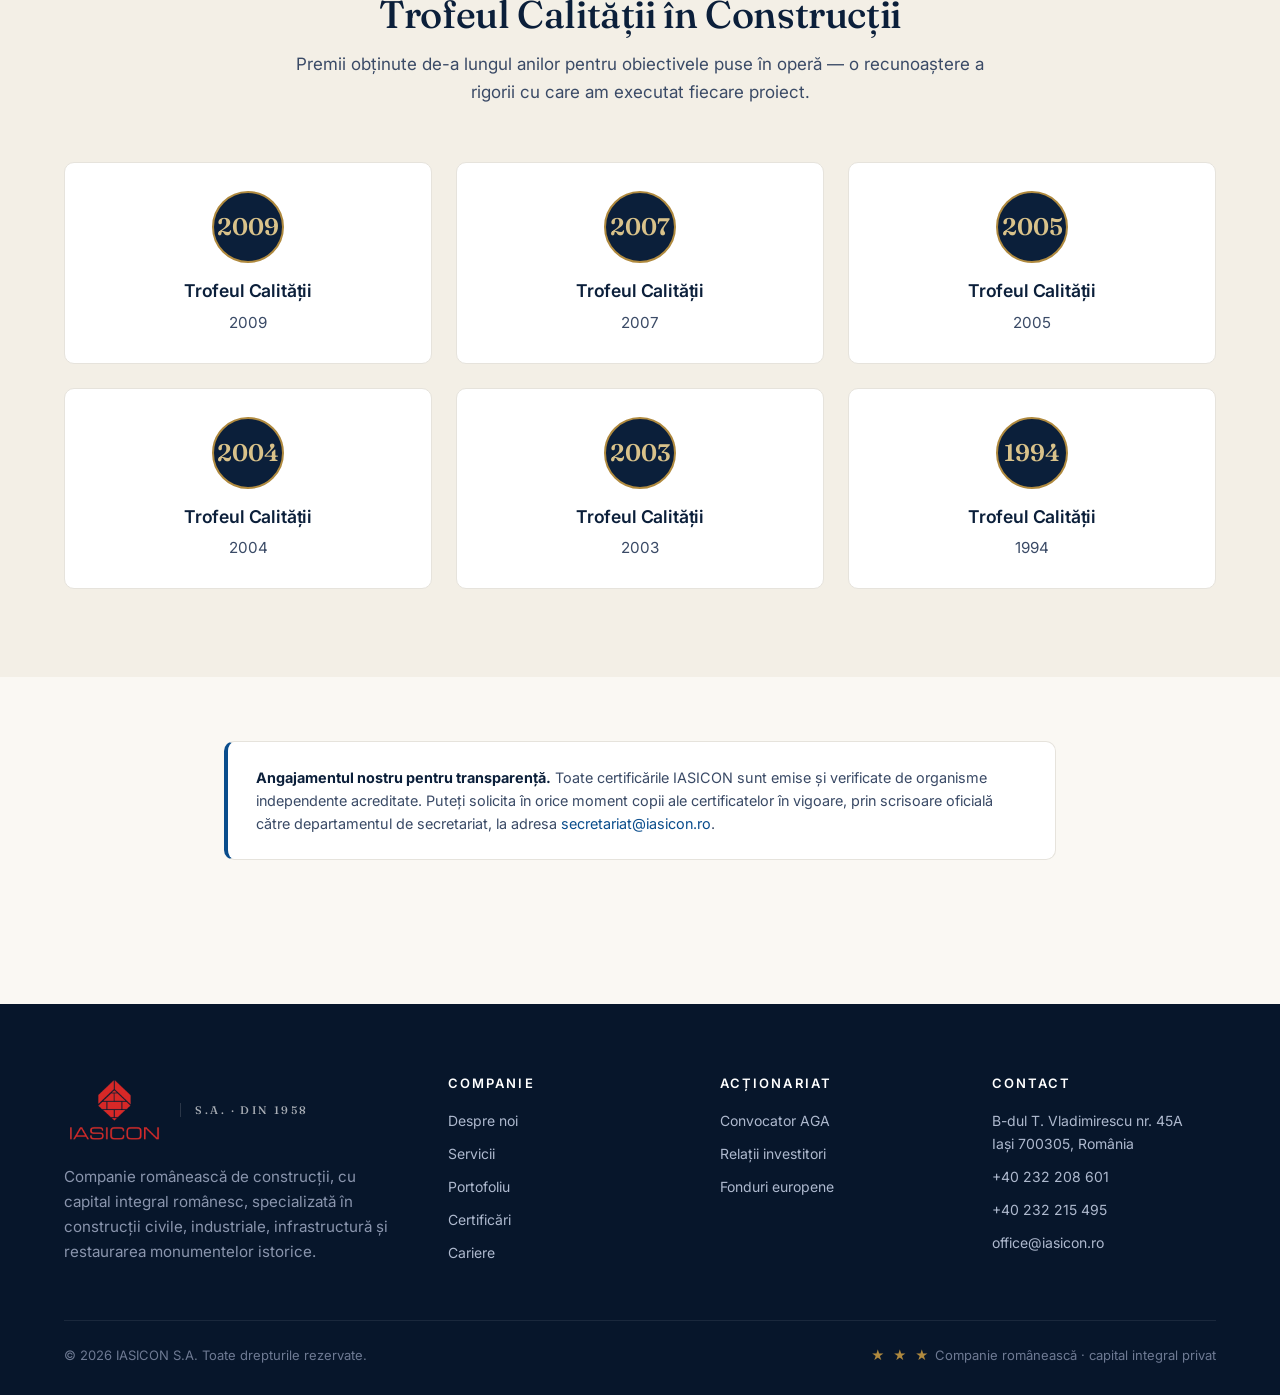
<file: certificari.html>
<!DOCTYPE html>
<html lang="ro">
<head>
  <meta charset="UTF-8" />
  <meta name="viewport" content="width=device-width, initial-scale=1" />
  <title>Certificări și distincții — IASICON S.A.</title>
  <meta name="description" content="Certificările IASICON: ISO 9001, ISO 14001, OHSAS 18001, AAC Domeniul Aeronautic, plus distincții Trofeul Calității." />
  <link rel="preconnect" href="https://fonts.googleapis.com" />
  <link rel="preconnect" href="https://fonts.gstatic.com" crossorigin />
  <link href="https://fonts.googleapis.com/css2?family=Fraunces:opsz,wght@9..144,400;9..144,500;9..144,600&family=Inter:wght@400;500;600;700&display=swap" rel="stylesheet" />
  <link rel="stylesheet" href="styles.css" />
  <link rel="icon" type="image/png" href="logo.png" />
  <link rel="apple-touch-icon" href="logo.png" />
  <meta property="og:site_name" content="IASICON S.A." />
  <meta property="og:type" content="website" />
  <meta property="og:image" content="logo.png" />
  <meta name="twitter:card" content="summary_large_image" />
  <meta name="theme-color" content="#0b1f3a" />
</head>
<body>

  <header class="site-header">
    <div class="nav-top"><div class="container"><div class="meta"><span class="hide-xs">B-dul Tudor Vladimirescu nr. 45 A, Iași 700305</span><a href="tel:+40232208601">+40 232 208 601</a><a href="mailto:office@iasicon.ro">office@iasicon.ro</a></div><div class="meta"><span class="hide-xs">Cod fiscal: RO 1959410</span><span>Luni–Vineri · 08:00–17:00</span></div></div></div>
    <div class="container">
      <nav class="nav-main" aria-label="Navigație principală">
        <a href="index.html" class="brand" aria-label="IASICON"><img src="logo.png" alt="IASICON" class="brand-logo" width="180" height="120" /><span class="brand-tag">S.A.<br>din 1958</span></a>
        <button class="nav-toggle" aria-label="Meniu" aria-expanded="false"><span></span></button>
        <ul class="nav-links">
          <li><a href="index.html">Acasă</a></li>
          <li><a href="despre.html">Despre noi</a></li>
          <li><a href="servicii.html">Servicii</a></li>
          <li><a href="portofoliu.html">Portofoliu</a></li>
          <li><a href="certificari.html" class="active">Certificări</a></li>
          <li><a href="cariere.html">Cariere</a></li>
          <li><a href="convocator.html">Investitori</a></li>
        </ul>
        <div class="nav-cta"><a href="contact.html" class="btn btn-ghost btn-sm">Contact</a></div>
      </nav>
    </div>
  </header>

  <section class="page-hero">
    <div class="container">
      <span class="eyebrow">Calitate certificată</span>
      <h1>Certificări și distincții</h1>
      <p class="subtitle">Calitatea activității noastre este recunoscută prin certificări internaționale independente și prin numeroase distincții obținute de-a lungul timpului.</p>
      <nav class="breadcrumbs"><a href="index.html">Acasă</a><span>/</span>Certificări</nav>
    </div>
  </section>

  <!-- ISO CERTS -->
  <section>
    <div class="container">
      <div class="section-head reveal">
        <span class="eyebrow">Sisteme de management</span>
        <h2>Certificări ISO &amp; OHSAS</h2>
        <p>Sistemele noastre de management al calității, de mediu și de sănătate-securitate în muncă sunt certificate conform standardelor internaționale.</p>
      </div>
      <div class="grid cert-grid reveal">
        <div class="cert-card">
          <div class="cert-badge">9001</div>
          <h3>SR EN ISO 9001</h3>
          <p>Management al calității pentru construcții civile</p>
          <div style="margin-top:18px;"><a href="#" class="arrow-link">Vezi certificat</a></div>
        </div>
        <div class="cert-card">
          <div class="cert-badge">14001</div>
          <h3>SR EN ISO 14001</h3>
          <p>Management de mediu pentru construcții civile</p>
          <div style="margin-top:18px;"><a href="#" class="arrow-link">Vezi certificat</a></div>
        </div>
        <div class="cert-card">
          <div class="cert-badge">18001</div>
          <h3>SR OHSAS 18001</h3>
          <p>Sănătate și securitate ocupațională</p>
          <div style="margin-top:18px;"><a href="#" class="arrow-link">Vezi certificat</a></div>
        </div>
        <div class="cert-card">
          <div class="cert-badge">AAC</div>
          <h3>AAC nr. 219/2014</h3>
          <p>Autoritatea Aeronautică Civilă — Domeniul Aeronautic</p>
          <div style="margin-top:18px;"><a href="#" class="arrow-link">Vezi certificat</a></div>
        </div>
      </div>
    </div>
  </section>

  <!-- TROPHIES -->
  <section style="background: var(--paper-2);">
    <div class="container">
      <div class="section-head reveal">
        <span class="eyebrow">Distincții</span>
        <h2>Trofeul Calității în Construcții</h2>
        <p>Premii obținute de-a lungul anilor pentru obiectivele puse în operă — o recunoaștere a rigorii cu care am executat fiecare proiect.</p>
      </div>
      <div class="grid grid-3 reveal">
        <div class="card" style="text-align:center;">
          <div class="cert-badge" style="background: var(--ink); color: var(--gold-soft); border-color: var(--gold);">2009</div>
          <h3>Trofeul Calității</h3>
          <p>2009</p>
        </div>
        <div class="card" style="text-align:center;">
          <div class="cert-badge" style="background: var(--ink); color: var(--gold-soft); border-color: var(--gold);">2007</div>
          <h3>Trofeul Calității</h3>
          <p>2007</p>
        </div>
        <div class="card" style="text-align:center;">
          <div class="cert-badge" style="background: var(--ink); color: var(--gold-soft); border-color: var(--gold);">2005</div>
          <h3>Trofeul Calității</h3>
          <p>2005</p>
        </div>
        <div class="card" style="text-align:center;">
          <div class="cert-badge" style="background: var(--ink); color: var(--gold-soft); border-color: var(--gold);">2004</div>
          <h3>Trofeul Calității</h3>
          <p>2004</p>
        </div>
        <div class="card" style="text-align:center;">
          <div class="cert-badge" style="background: var(--ink); color: var(--gold-soft); border-color: var(--gold);">2003</div>
          <h3>Trofeul Calității</h3>
          <p>2003</p>
        </div>
        <div class="card" style="text-align:center;">
          <div class="cert-badge" style="background: var(--ink); color: var(--gold-soft); border-color: var(--gold);">1994</div>
          <h3>Trofeul Calității</h3>
          <p>1994</p>
        </div>
      </div>
    </div>
  </section>

  <!-- TRANSPARENCY NOTE -->
  <section class="tight">
    <div class="container-narrow">
      <div class="eu-note reveal">
        <p><strong>Angajamentul nostru pentru transparență.</strong> Toate certificările IASICON sunt emise și verificate de organisme independente acreditate. Puteți solicita în orice moment copii ale certificatelor în vigoare, prin scrisoare oficială către departamentul de secretariat, la adresa <a href="mailto:secretariat@iasicon.ro">secretariat@iasicon.ro</a>.</p>
      </div>
    </div>
  </section>

  <footer class="site-footer">
    <div class="container">
      <div class="grid footer-grid">
        <div class="footer-brand"><a href="index.html" class="brand" style="color: var(--white);"><img src="logo.png" alt="IASICON" class="brand-logo" width="180" height="120" /><span class="brand-tag">S.A. · din 1958</span></a><p>Companie românească de construcții, cu capital integral românesc, specializată în construcții civile, industriale, infrastructură și restaurarea monumentelor istorice.</p></div>
        <div><h4>Companie</h4><ul class="footer-list"><li><a href="despre.html">Despre noi</a></li><li><a href="servicii.html">Servicii</a></li><li><a href="portofoliu.html">Portofoliu</a></li><li><a href="certificari.html">Certificări</a></li><li><a href="cariere.html">Cariere</a></li></ul></div>
        <div><h4>Acționariat</h4><ul class="footer-list"><li><a href="convocator.html">Convocator AGA</a></li><li><a href="contact.html">Relații investitori</a></li><li><a href="https://www.fonduri-ue.ro" target="_blank" rel="noopener">Fonduri europene</a></li></ul></div>
        <div><h4>Contact</h4><ul class="footer-list"><li>B-dul T. Vladimirescu nr. 45A<br/>Iași 700305, România</li><li><a href="tel:+40232208601">+40 232 208 601</a></li><li><a href="tel:+40232215495">+40 232 215 495</a></li><li><a href="mailto:office@iasicon.ro">office@iasicon.ro</a></li></ul></div>
      </div>
      <div class="footer-bottom"><span>© <span id="year"></span> IASICON S.A. Toate drepturile rezervate.</span><span><span class="eu-stars">★ ★ ★</span> Companie românească · capital integral privat</span></div>
    </div>
  </footer>

  <script src="script.js"></script>
</body>
</html>
</file>
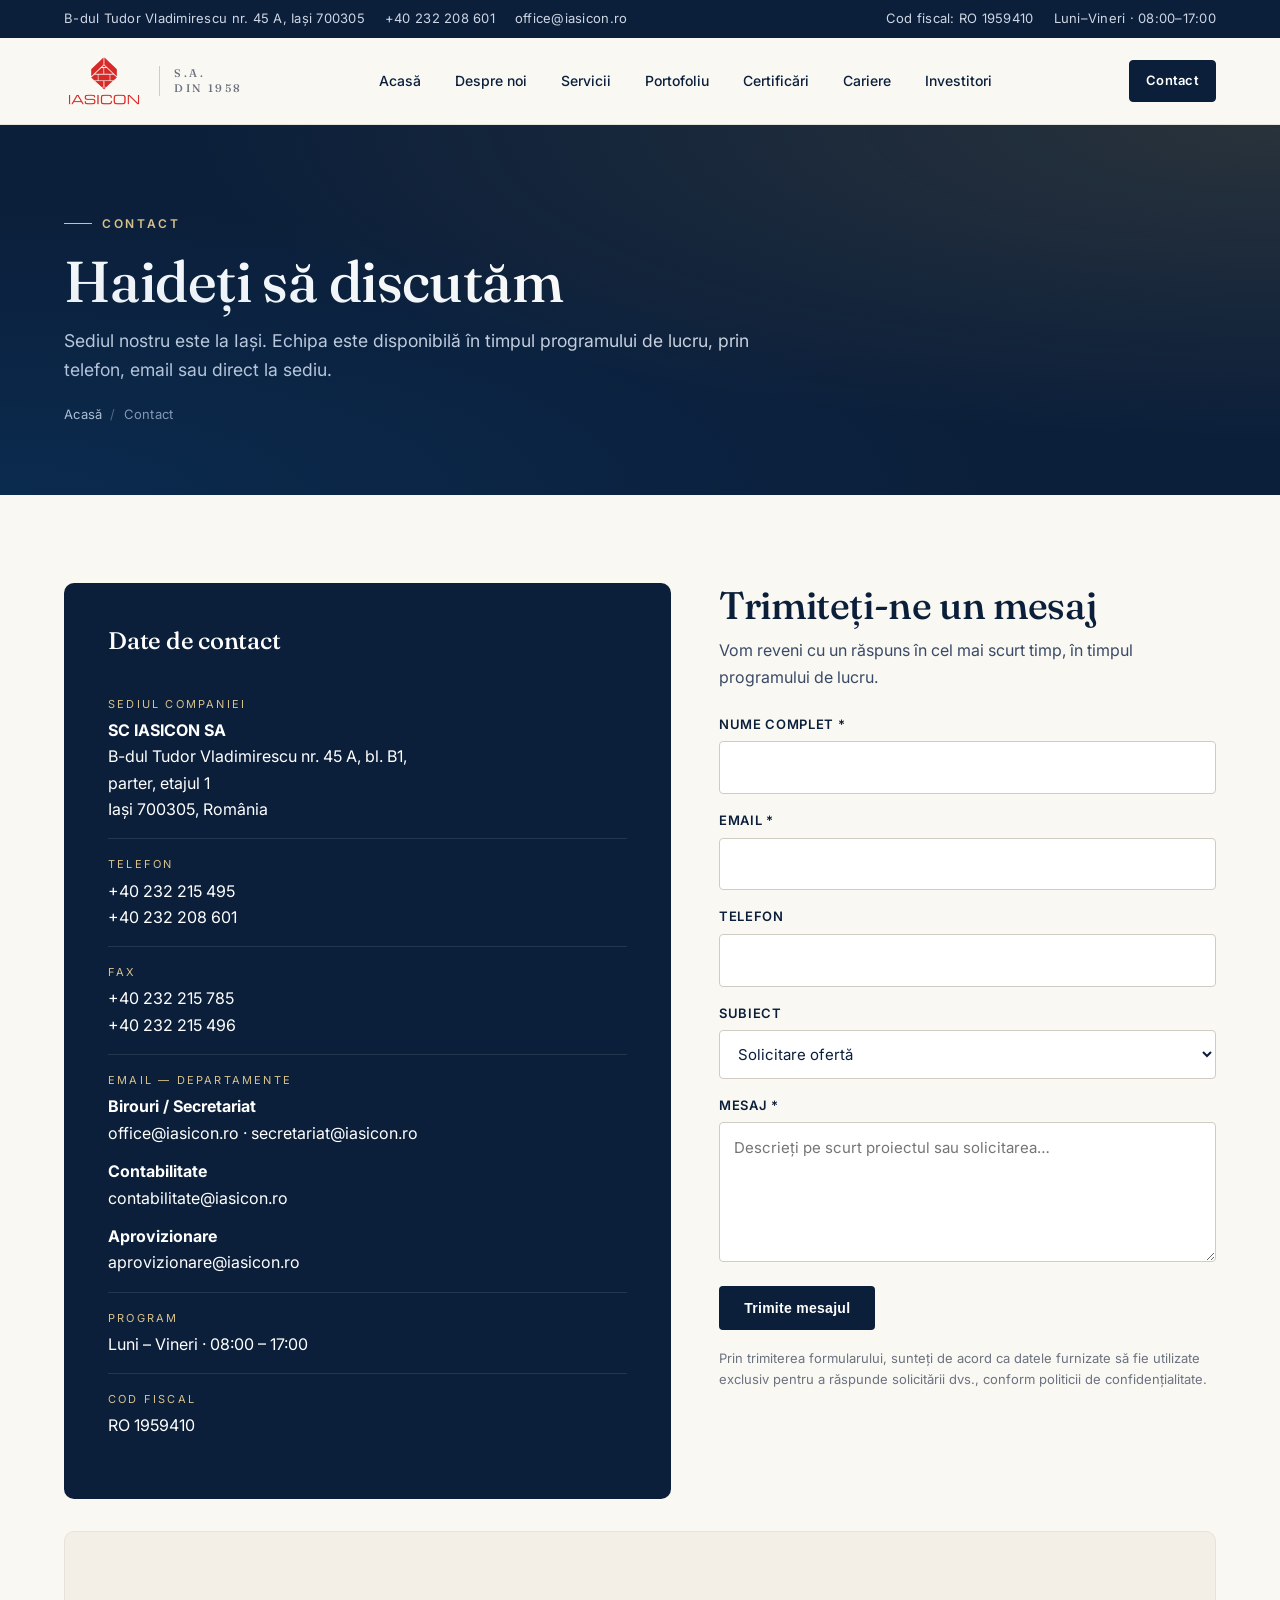
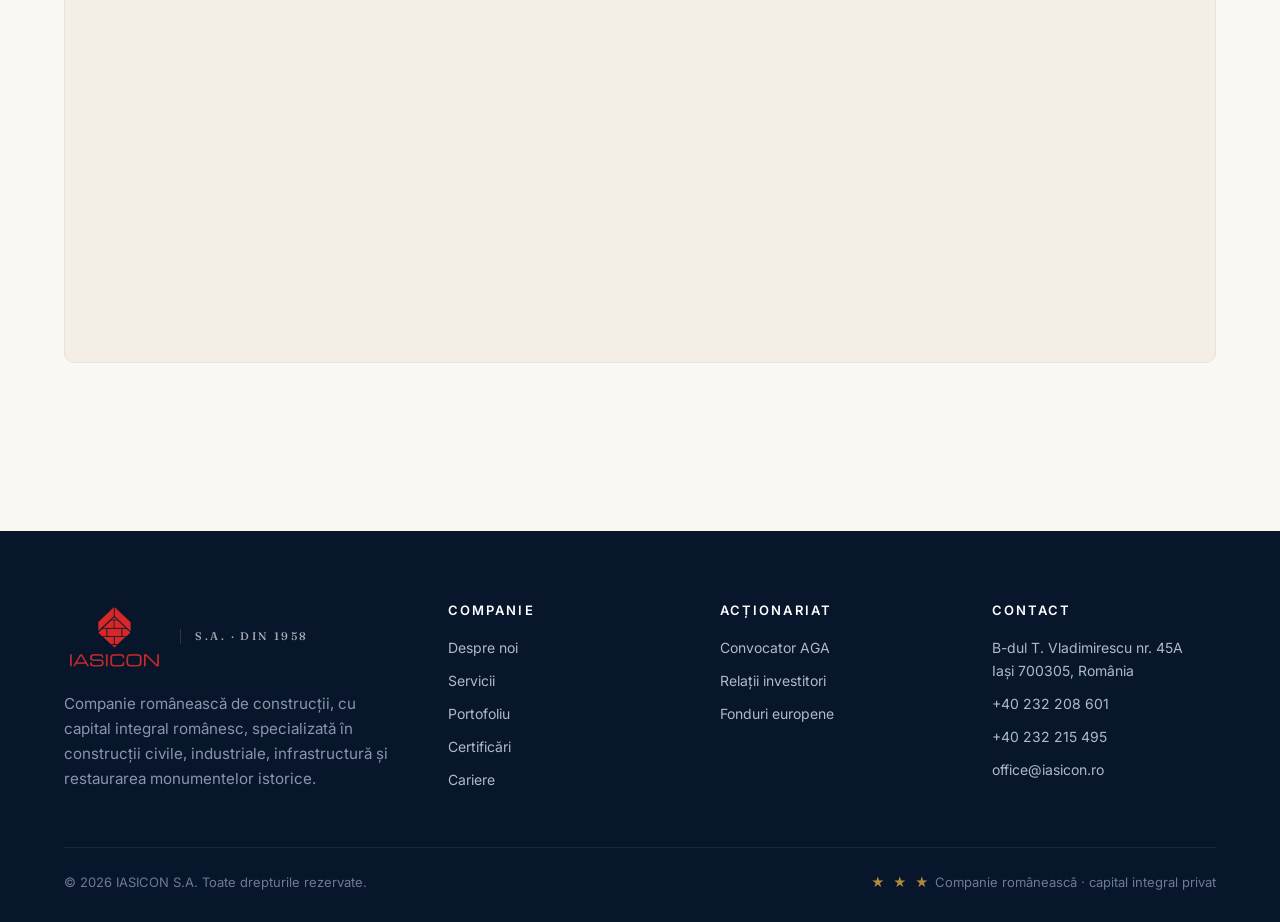
<file: contact.html>
<!DOCTYPE html>
<html lang="ro">
<head>
  <meta charset="UTF-8" />
  <meta name="viewport" content="width=device-width, initial-scale=1" />
  <title>Contact — IASICON S.A.</title>
  <meta name="description" content="Contactați echipa IASICON: adresă, telefon, email și formular de contact." />
  <link rel="preconnect" href="https://fonts.googleapis.com" />
  <link rel="preconnect" href="https://fonts.gstatic.com" crossorigin />
  <link href="https://fonts.googleapis.com/css2?family=Fraunces:opsz,wght@9..144,400;9..144,500;9..144,600&family=Inter:wght@400;500;600;700&display=swap" rel="stylesheet" />
  <link rel="stylesheet" href="styles.css" />
  <link rel="icon" type="image/png" href="logo.png" />
  <link rel="apple-touch-icon" href="logo.png" />
  <meta property="og:site_name" content="IASICON S.A." />
  <meta property="og:type" content="website" />
  <meta property="og:image" content="logo.png" />
  <meta name="twitter:card" content="summary_large_image" />
  <meta name="theme-color" content="#0b1f3a" />
</head>
<body>

  <header class="site-header">
    <div class="nav-top"><div class="container"><div class="meta"><span class="hide-xs">B-dul Tudor Vladimirescu nr. 45 A, Iași 700305</span><a href="tel:+40232208601">+40 232 208 601</a><a href="mailto:office@iasicon.ro">office@iasicon.ro</a></div><div class="meta"><span class="hide-xs">Cod fiscal: RO 1959410</span><span>Luni–Vineri · 08:00–17:00</span></div></div></div>
    <div class="container">
      <nav class="nav-main" aria-label="Navigație principală">
        <a href="index.html" class="brand" aria-label="IASICON"><img src="logo.png" alt="IASICON" class="brand-logo" width="180" height="120" /><span class="brand-tag">S.A.<br>din 1958</span></a>
        <button class="nav-toggle" aria-label="Meniu" aria-expanded="false"><span></span></button>
        <ul class="nav-links">
          <li><a href="index.html">Acasă</a></li>
          <li><a href="despre.html">Despre noi</a></li>
          <li><a href="servicii.html">Servicii</a></li>
          <li><a href="portofoliu.html">Portofoliu</a></li>
          <li><a href="certificari.html">Certificări</a></li>
          <li><a href="cariere.html">Cariere</a></li>
          <li><a href="convocator.html">Investitori</a></li>
        </ul>
        <div class="nav-cta"><a href="contact.html" class="btn btn-ghost btn-sm" style="background: var(--ink); color: var(--white); border-color: var(--ink);">Contact</a></div>
      </nav>
    </div>
  </header>

  <section class="page-hero">
    <div class="container">
      <span class="eyebrow">Contact</span>
      <h1>Haideți să discutăm</h1>
      <p class="subtitle">Sediul nostru este la Iași. Echipa este disponibilă în timpul programului de lucru, prin telefon, email sau direct la sediu.</p>
      <nav class="breadcrumbs"><a href="index.html">Acasă</a><span>/</span>Contact</nav>
    </div>
  </section>

  <!-- CONTACT -->
  <section>
    <div class="container">
      <div class="grid contact-grid reveal">

        <div class="contact-info">
          <h3>Date de contact</h3>

          <div class="info-row">
            <div class="lbl">Sediul companiei</div>
            <div>
              <strong>SC IASICON SA</strong><br/>
              B-dul Tudor Vladimirescu nr. 45 A, bl. B1,<br/>
              parter, etajul 1<br/>
              Iași 700305, România
            </div>
          </div>

          <div class="info-row">
            <div class="lbl">Telefon</div>
            <div>
              <a href="tel:+40232215495">+40 232 215 495</a><br/>
              <a href="tel:+40232208601">+40 232 208 601</a>
            </div>
          </div>

          <div class="info-row">
            <div class="lbl">Fax</div>
            <div>
              +40 232 215 785<br/>
              +40 232 215 496
            </div>
          </div>

          <div class="info-row">
            <div class="lbl">Email — departamente</div>
            <div style="display:grid; gap:6px;">
              <span><strong>Birouri / Secretariat</strong><br/><a href="mailto:office@iasicon.ro">office@iasicon.ro</a> · <a href="mailto:secretariat@iasicon.ro">secretariat@iasicon.ro</a></span>
              <span style="margin-top:6px;"><strong>Contabilitate</strong><br/><a href="mailto:contabilitate@iasicon.ro">contabilitate@iasicon.ro</a></span>
              <span style="margin-top:6px;"><strong>Aprovizionare</strong><br/><a href="mailto:aprovizionare@iasicon.ro">aprovizionare@iasicon.ro</a></span>
            </div>
          </div>

          <div class="info-row">
            <div class="lbl">Program</div>
            <div>Luni – Vineri · 08:00 – 17:00</div>
          </div>

          <div class="info-row">
            <div class="lbl">Cod fiscal</div>
            <div>RO 1959410</div>
          </div>
        </div>

        <div>
          <h2 style="margin-bottom:10px;">Trimiteți-ne un mesaj</h2>
          <p style="color: var(--ink-soft); margin-bottom: 24px;">Vom reveni cu un răspuns în cel mai scurt timp, în timpul programului de lucru.</p>

          <form class="contact-form" id="contactForm" novalidate>
            <div class="field">
              <label for="name">Nume complet *</label>
              <input type="text" id="name" name="name" required autocomplete="name" />
            </div>
            <div class="field">
              <label for="email">Email *</label>
              <input type="email" id="email" name="email" required autocomplete="email" />
            </div>
            <div class="field">
              <label for="phone">Telefon</label>
              <input type="tel" id="phone" name="phone" autocomplete="tel" />
            </div>
            <div class="field">
              <label for="subject">Subiect</label>
              <select id="subject" name="subject">
                <option>Solicitare ofertă</option>
                <option>Informații despre un proiect</option>
                <option>Parteneriat / colaborare</option>
                <option>Relații cu acționarii</option>
                <option>Cariere</option>
                <option>Alte subiecte</option>
              </select>
            </div>
            <div class="field">
              <label for="message">Mesaj *</label>
              <textarea id="message" name="message" required placeholder="Descrieți pe scurt proiectul sau solicitarea…"></textarea>
            </div>
            <div style="display:flex; gap:12px; align-items:center; flex-wrap:wrap;">
              <button type="submit" class="btn btn-primary">Trimite mesajul</button>
              <span id="formNote" style="font-size: 14px;"></span>
            </div>
            <p style="font-size: 13px; color: var(--muted); margin-top: 18px;">Prin trimiterea formularului, sunteți de acord ca datele furnizate să fie utilizate exclusiv pentru a răspunde solicitării dvs., conform politicii de confidențialitate.</p>
          </form>
        </div>

      </div>

      <!-- MAP -->
      <div class="map-embed reveal">
        <iframe
          src="https://www.google.com/maps?q=B-dul+Tudor+Vladimirescu+45A+Iasi&output=embed"
          loading="lazy"
          referrerpolicy="no-referrer-when-downgrade"
          title="Harta sediu IASICON"></iframe>
      </div>
    </div>
  </section>

  <footer class="site-footer">
    <div class="container">
      <div class="grid footer-grid">
        <div class="footer-brand"><a href="index.html" class="brand" style="color: var(--white);"><img src="logo.png" alt="IASICON" class="brand-logo" width="180" height="120" /><span class="brand-tag">S.A. · din 1958</span></a><p>Companie românească de construcții, cu capital integral românesc, specializată în construcții civile, industriale, infrastructură și restaurarea monumentelor istorice.</p></div>
        <div><h4>Companie</h4><ul class="footer-list"><li><a href="despre.html">Despre noi</a></li><li><a href="servicii.html">Servicii</a></li><li><a href="portofoliu.html">Portofoliu</a></li><li><a href="certificari.html">Certificări</a></li><li><a href="cariere.html">Cariere</a></li></ul></div>
        <div><h4>Acționariat</h4><ul class="footer-list"><li><a href="convocator.html">Convocator AGA</a></li><li><a href="contact.html">Relații investitori</a></li><li><a href="https://www.fonduri-ue.ro" target="_blank" rel="noopener">Fonduri europene</a></li></ul></div>
        <div><h4>Contact</h4><ul class="footer-list"><li>B-dul T. Vladimirescu nr. 45A<br/>Iași 700305, România</li><li><a href="tel:+40232208601">+40 232 208 601</a></li><li><a href="tel:+40232215495">+40 232 215 495</a></li><li><a href="mailto:office@iasicon.ro">office@iasicon.ro</a></li></ul></div>
      </div>
      <div class="footer-bottom"><span>© <span id="year"></span> IASICON S.A. Toate drepturile rezervate.</span><span><span class="eu-stars">★ ★ ★</span> Companie românească · capital integral privat</span></div>
    </div>
  </footer>

  <script src="script.js"></script>
</body>
</html>
</file>
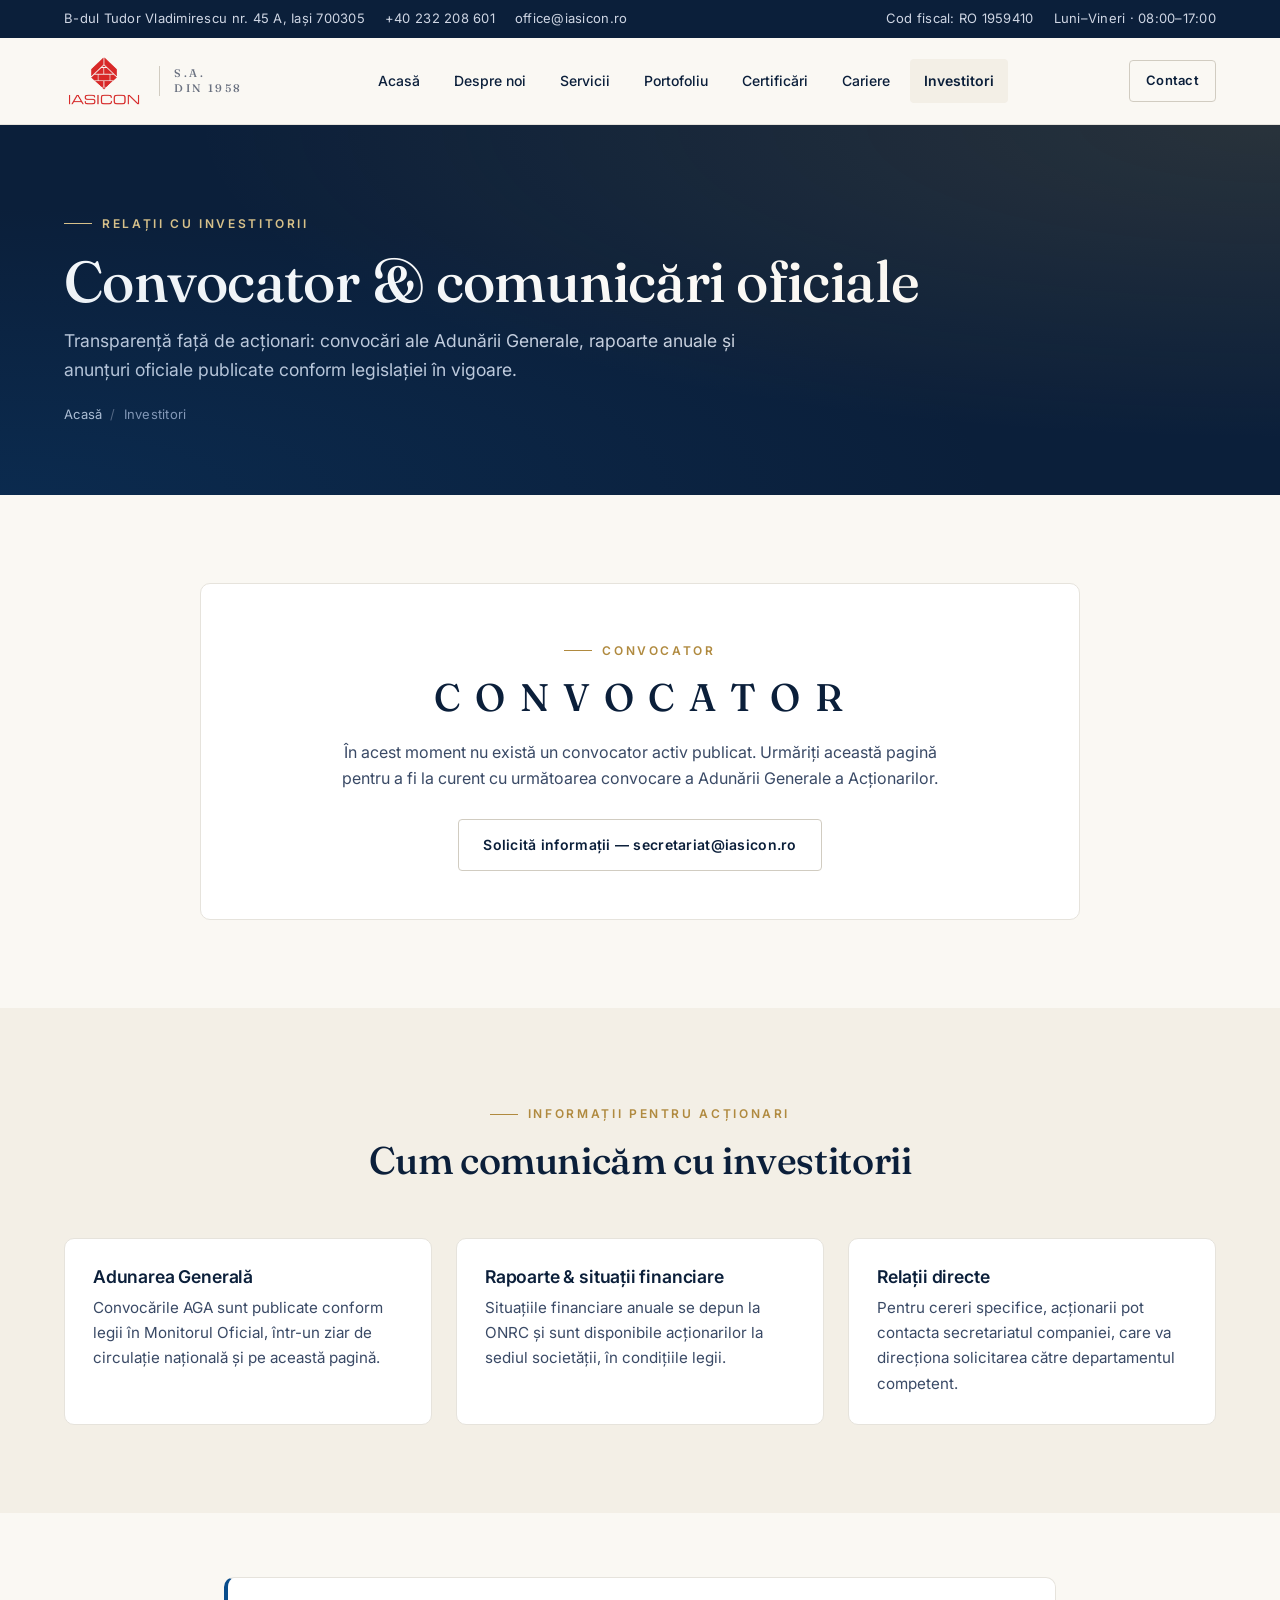
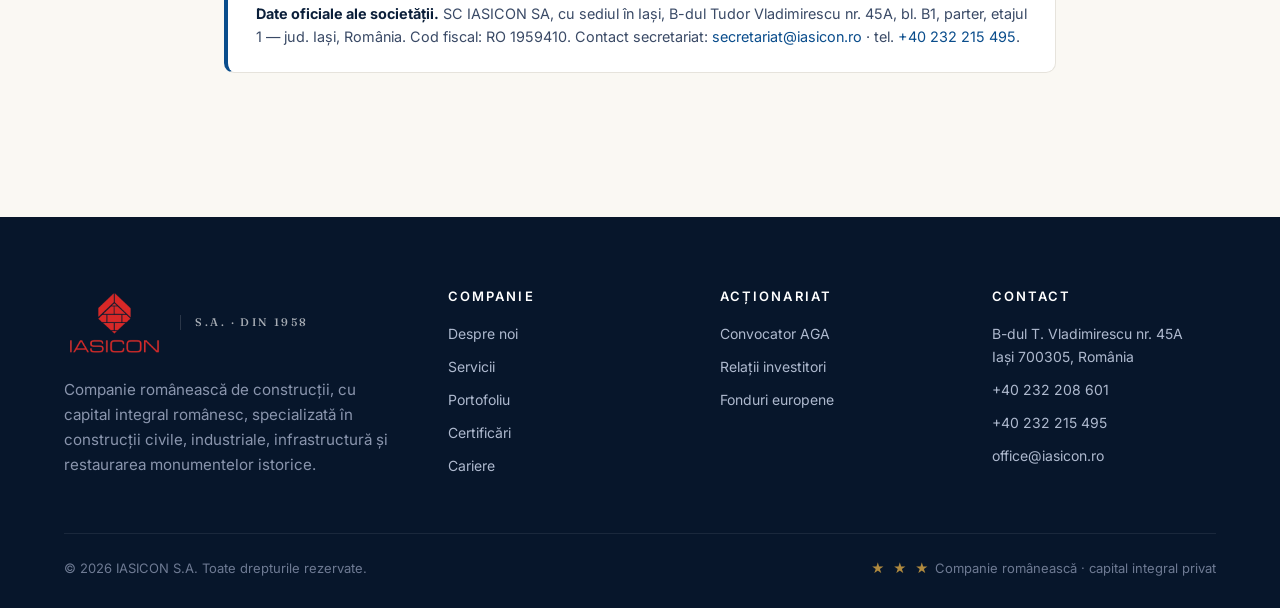
<file: convocator.html>
<!DOCTYPE html>
<html lang="ro">
<head>
  <meta charset="UTF-8" />
  <meta name="viewport" content="width=device-width, initial-scale=1" />
  <title>Relații cu investitorii — Convocator AGA · IASICON S.A.</title>
  <meta name="description" content="Informații pentru acționari și investitori: convocatoare AGA, rapoarte și comunicări oficiale." />
  <link rel="preconnect" href="https://fonts.googleapis.com" />
  <link rel="preconnect" href="https://fonts.gstatic.com" crossorigin />
  <link href="https://fonts.googleapis.com/css2?family=Fraunces:opsz,wght@9..144,400;9..144,500;9..144,600&family=Inter:wght@400;500;600;700&display=swap" rel="stylesheet" />
  <link rel="stylesheet" href="styles.css" />
  <link rel="icon" type="image/png" href="logo.png" />
  <link rel="apple-touch-icon" href="logo.png" />
  <meta property="og:site_name" content="IASICON S.A." />
  <meta property="og:type" content="website" />
  <meta property="og:image" content="logo.png" />
  <meta name="twitter:card" content="summary_large_image" />
  <meta name="theme-color" content="#0b1f3a" />
</head>
<body>

  <header class="site-header">
    <div class="nav-top"><div class="container"><div class="meta"><span class="hide-xs">B-dul Tudor Vladimirescu nr. 45 A, Iași 700305</span><a href="tel:+40232208601">+40 232 208 601</a><a href="mailto:office@iasicon.ro">office@iasicon.ro</a></div><div class="meta"><span class="hide-xs">Cod fiscal: RO 1959410</span><span>Luni–Vineri · 08:00–17:00</span></div></div></div>
    <div class="container">
      <nav class="nav-main" aria-label="Navigație principală">
        <a href="index.html" class="brand" aria-label="IASICON"><img src="logo.png" alt="IASICON" class="brand-logo" width="180" height="120" /><span class="brand-tag">S.A.<br>din 1958</span></a>
        <button class="nav-toggle" aria-label="Meniu" aria-expanded="false"><span></span></button>
        <ul class="nav-links">
          <li><a href="index.html">Acasă</a></li>
          <li><a href="despre.html">Despre noi</a></li>
          <li><a href="servicii.html">Servicii</a></li>
          <li><a href="portofoliu.html">Portofoliu</a></li>
          <li><a href="certificari.html">Certificări</a></li>
          <li><a href="cariere.html">Cariere</a></li>
          <li><a href="convocator.html" class="active">Investitori</a></li>
        </ul>
        <div class="nav-cta"><a href="contact.html" class="btn btn-ghost btn-sm">Contact</a></div>
      </nav>
    </div>
  </header>

  <section class="page-hero">
    <div class="container">
      <span class="eyebrow">Relații cu investitorii</span>
      <h1>Convocator &amp; comunicări oficiale</h1>
      <p class="subtitle">Transparență față de acționari: convocări ale Adunării Generale, rapoarte anuale și anunțuri oficiale publicate conform legislației în vigoare.</p>
      <nav class="breadcrumbs"><a href="index.html">Acasă</a><span>/</span>Investitori</nav>
    </div>
  </section>

  <!-- CONVOCATOR -->
  <section>
    <div class="container">
      <div class="container-narrow reveal" style="padding:0;">
        <div style="text-align:center; padding: 48px 24px; background: var(--white); border: 1px solid var(--line); border-radius: var(--radius-lg);">
          <span class="eyebrow" style="justify-content:center;">Convocator</span>
          <h2 style="font-family: var(--font-serif); margin: 14px 0 20px; letter-spacing: .08em;">C O N V O C A T O R</h2>
          <p style="color: var(--ink-soft); max-width: 620px; margin: 0 auto;">În acest moment nu există un convocator activ publicat. Urmăriți această pagină pentru a fi la curent cu următoarea convocare a Adunării Generale a Acționarilor.</p>
          <div style="margin-top: 28px;">
            <a href="mailto:secretariat@iasicon.ro" class="btn btn-ghost">Solicită informații — secretariat@iasicon.ro</a>
          </div>
        </div>
      </div>
    </div>
  </section>

  <!-- INFO -->
  <section style="background: var(--paper-2);">
    <div class="container">
      <div class="section-head reveal">
        <span class="eyebrow">Informații pentru acționari</span>
        <h2>Cum comunicăm cu investitorii</h2>
      </div>
      <div class="grid grid-3 reveal">
        <div class="card">
          <h3>Adunarea Generală</h3>
          <p>Convocările AGA sunt publicate conform legii în Monitorul Oficial, într-un ziar de circulație națională și pe această pagină.</p>
        </div>
        <div class="card">
          <h3>Rapoarte &amp; situații financiare</h3>
          <p>Situațiile financiare anuale se depun la ONRC și sunt disponibile acționarilor la sediul societății, în condițiile legii.</p>
        </div>
        <div class="card">
          <h3>Relații directe</h3>
          <p>Pentru cereri specifice, acționarii pot contacta secretariatul companiei, care va direcționa solicitarea către departamentul competent.</p>
        </div>
      </div>
    </div>
  </section>

  <!-- LEGAL NOTE -->
  <section class="tight">
    <div class="container-narrow">
      <div class="eu-note reveal">
        <p><strong>Date oficiale ale societății.</strong> SC IASICON SA, cu sediul în Iași, B-dul Tudor Vladimirescu nr. 45A, bl. B1, parter, etajul 1 — jud. Iași, România. Cod fiscal: RO 1959410. Contact secretariat: <a href="mailto:secretariat@iasicon.ro">secretariat@iasicon.ro</a> · tel. <a href="tel:+40232215495">+40 232 215 495</a>.</p>
      </div>
    </div>
  </section>

  <footer class="site-footer">
    <div class="container">
      <div class="grid footer-grid">
        <div class="footer-brand"><a href="index.html" class="brand" style="color: var(--white);"><img src="logo.png" alt="IASICON" class="brand-logo" width="180" height="120" /><span class="brand-tag">S.A. · din 1958</span></a><p>Companie românească de construcții, cu capital integral românesc, specializată în construcții civile, industriale, infrastructură și restaurarea monumentelor istorice.</p></div>
        <div><h4>Companie</h4><ul class="footer-list"><li><a href="despre.html">Despre noi</a></li><li><a href="servicii.html">Servicii</a></li><li><a href="portofoliu.html">Portofoliu</a></li><li><a href="certificari.html">Certificări</a></li><li><a href="cariere.html">Cariere</a></li></ul></div>
        <div><h4>Acționariat</h4><ul class="footer-list"><li><a href="convocator.html">Convocator AGA</a></li><li><a href="contact.html">Relații investitori</a></li><li><a href="https://www.fonduri-ue.ro" target="_blank" rel="noopener">Fonduri europene</a></li></ul></div>
        <div><h4>Contact</h4><ul class="footer-list"><li>B-dul T. Vladimirescu nr. 45A<br/>Iași 700305, România</li><li><a href="tel:+40232208601">+40 232 208 601</a></li><li><a href="tel:+40232215495">+40 232 215 495</a></li><li><a href="mailto:office@iasicon.ro">office@iasicon.ro</a></li></ul></div>
      </div>
      <div class="footer-bottom"><span>© <span id="year"></span> IASICON S.A. Toate drepturile rezervate.</span><span><span class="eu-stars">★ ★ ★</span> Companie românească · capital integral privat</span></div>
    </div>
  </footer>

  <script src="script.js"></script>
</body>
</html>
</file>
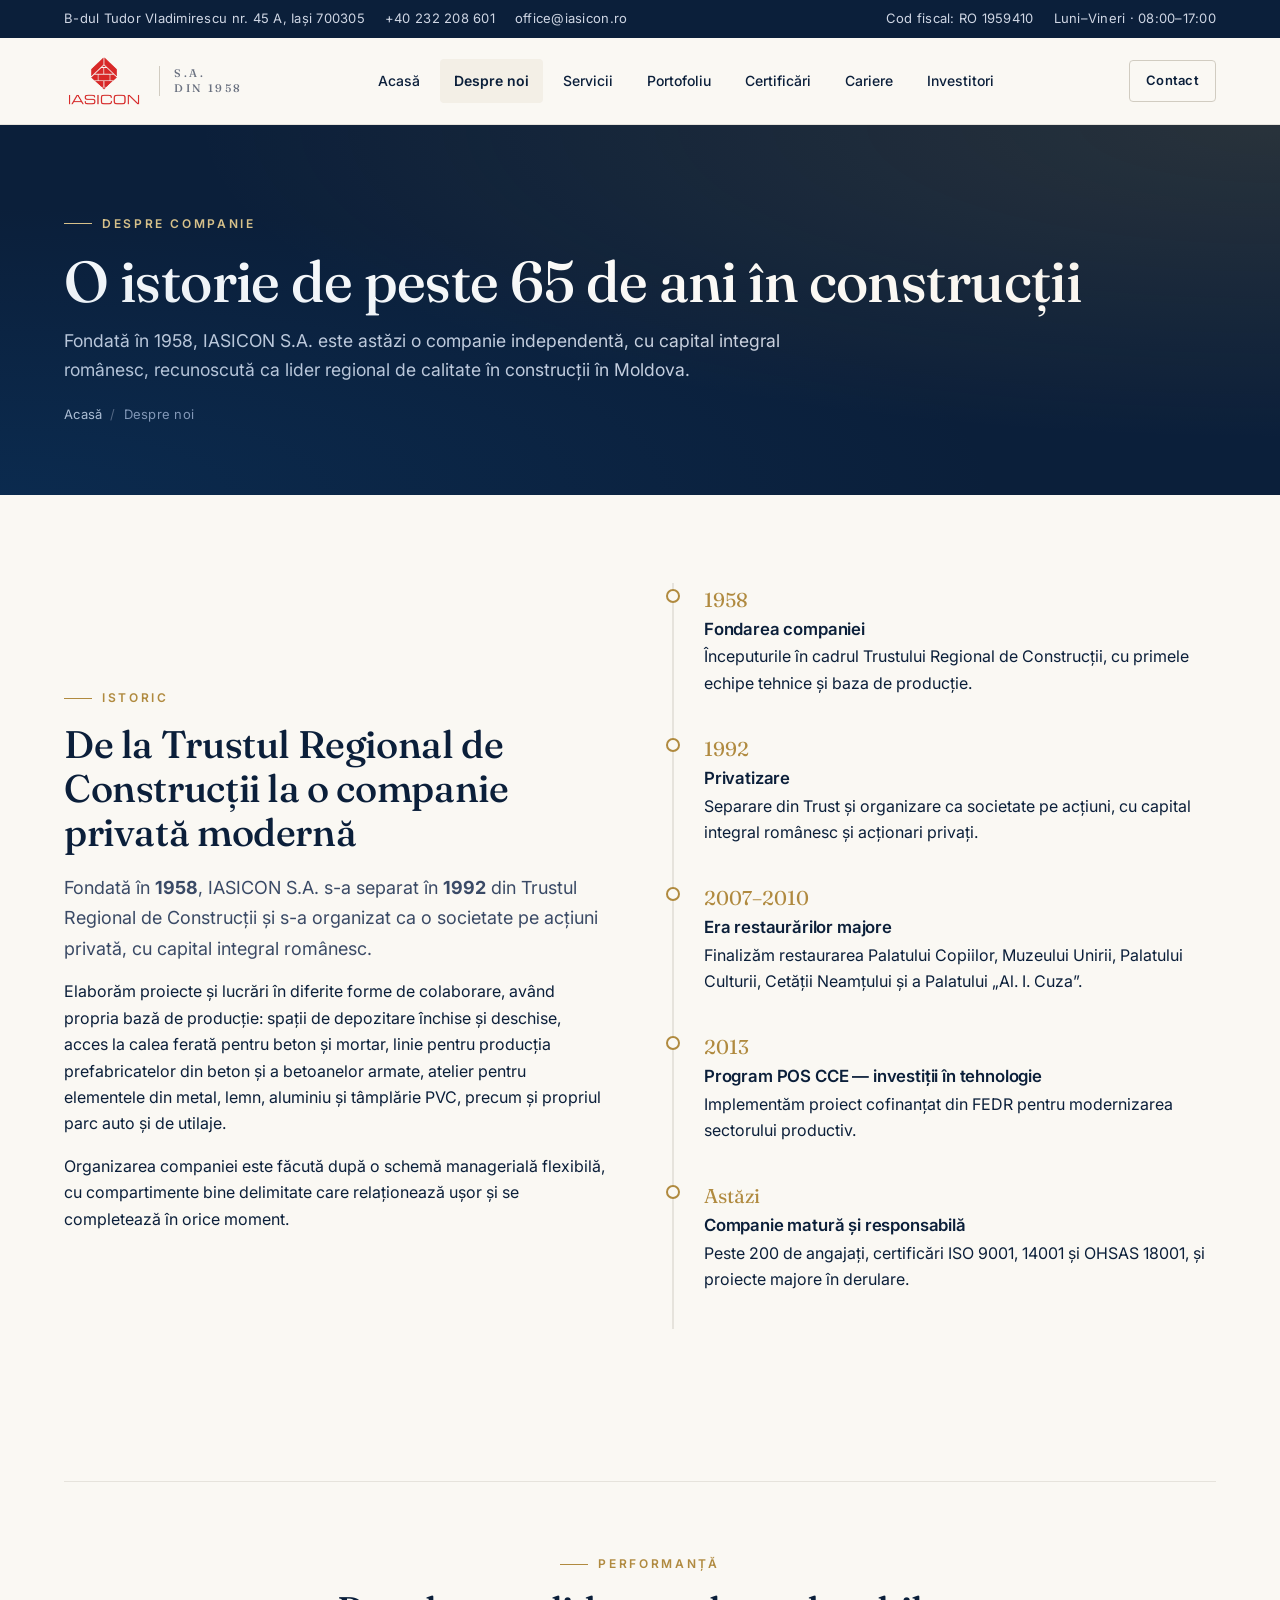
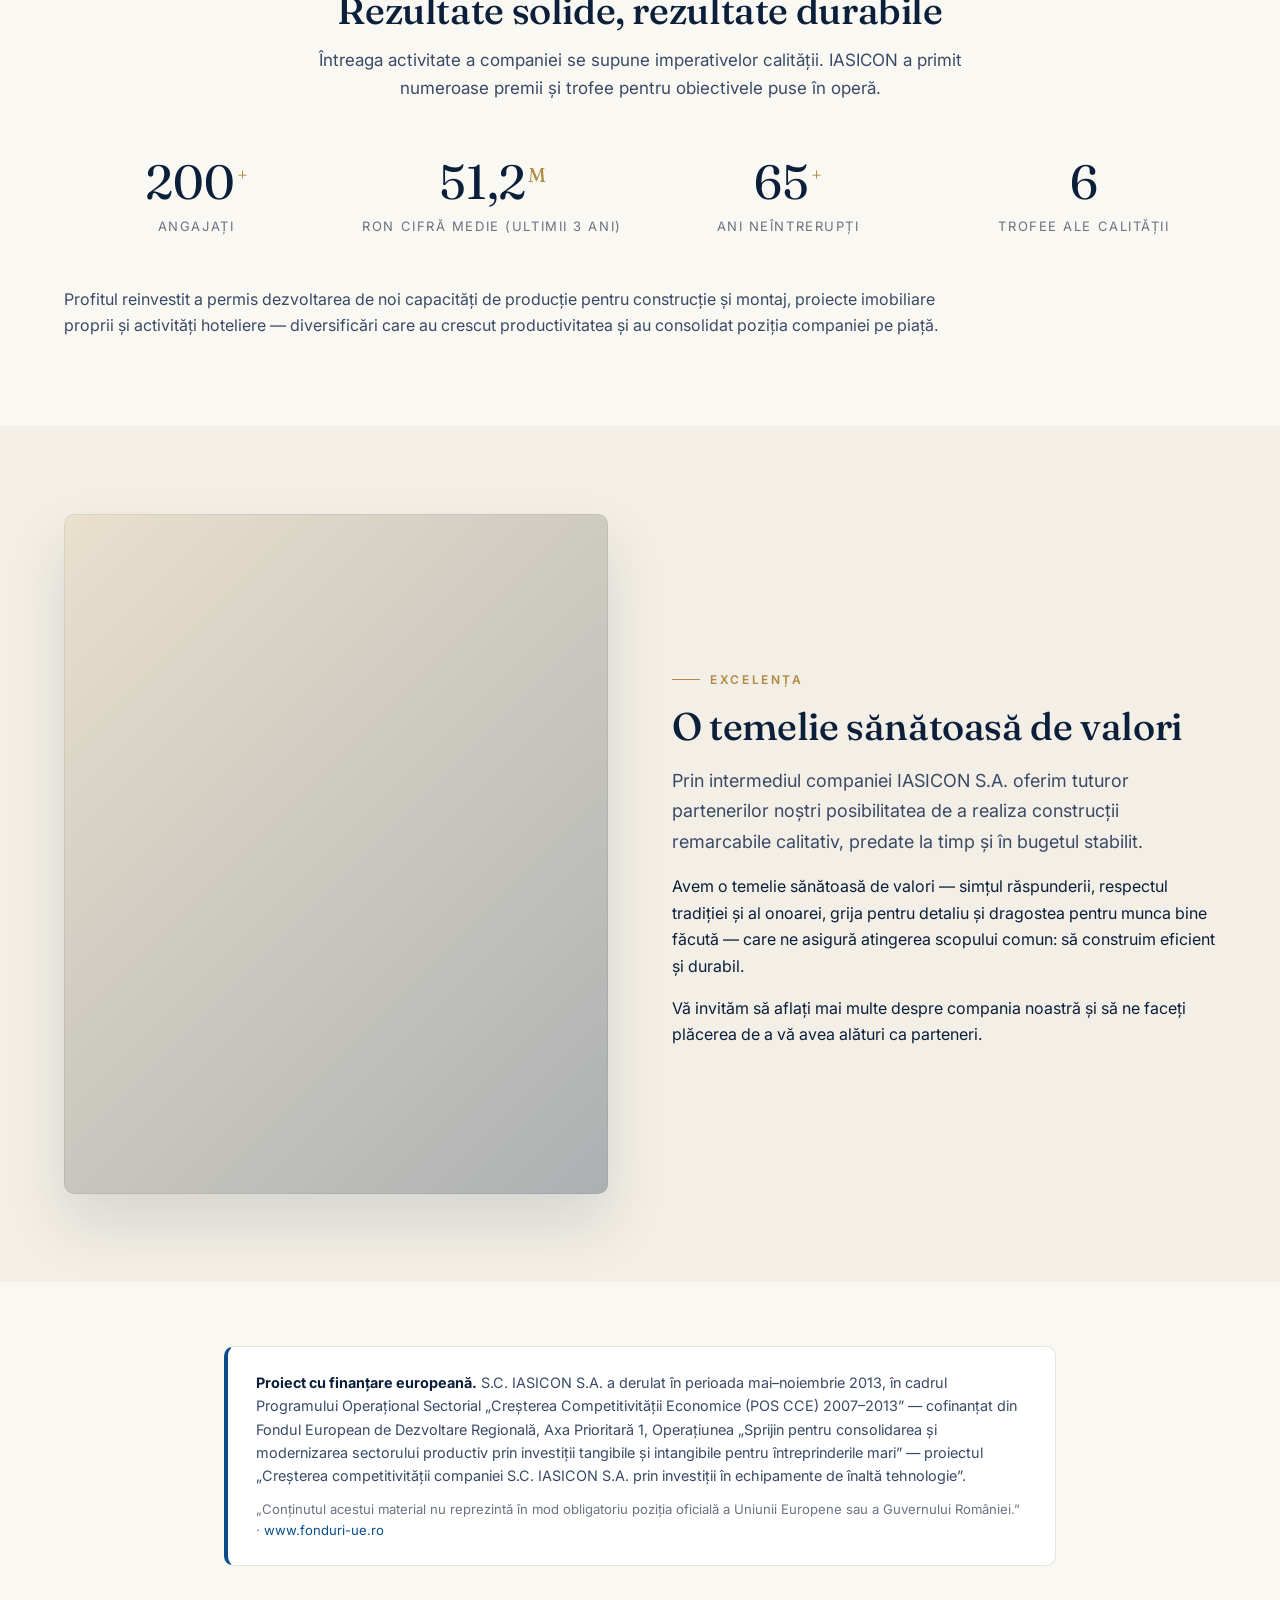
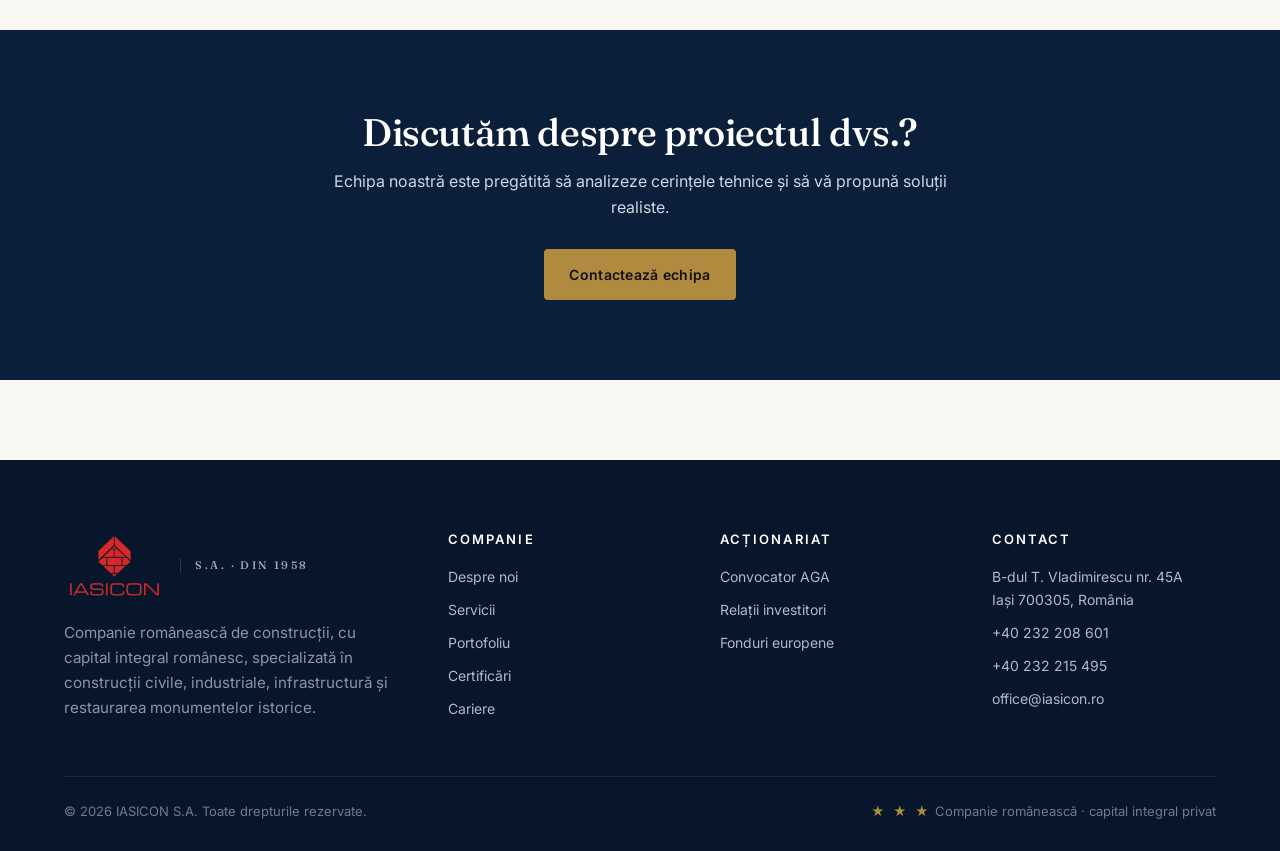
<file: despre.html>
<!DOCTYPE html>
<html lang="ro">
<head>
  <meta charset="UTF-8" />
  <meta name="viewport" content="width=device-width, initial-scale=1" />
  <title>Despre IASICON — Istorie, valori și performanță din 1958</title>
  <meta name="description" content="Istoricul companiei IASICON S.A. — de la 1958 până astăzi. Peste șase decenii de performanță în construcții, cu capital integral românesc." />
  <link rel="preconnect" href="https://fonts.googleapis.com" />
  <link rel="preconnect" href="https://fonts.gstatic.com" crossorigin />
  <link href="https://fonts.googleapis.com/css2?family=Fraunces:opsz,wght@9..144,400;9..144,500;9..144,600&family=Inter:wght@400;500;600;700&display=swap" rel="stylesheet" />
  <link rel="stylesheet" href="styles.css" />
  <link rel="icon" type="image/png" href="logo.png" />
  <link rel="apple-touch-icon" href="logo.png" />
  <meta property="og:site_name" content="IASICON S.A." />
  <meta property="og:type" content="website" />
  <meta property="og:image" content="logo.png" />
  <meta name="twitter:card" content="summary_large_image" />
  <meta name="theme-color" content="#0b1f3a" />
</head>
<body>

  <header class="site-header">
    <div class="nav-top">
      <div class="container">
        <div class="meta"><span class="hide-xs">B-dul Tudor Vladimirescu nr. 45 A, Iași 700305</span><a href="tel:+40232208601">+40 232 208 601</a><a href="mailto:office@iasicon.ro">office@iasicon.ro</a></div>
        <div class="meta"><span class="hide-xs">Cod fiscal: RO 1959410</span><span>Luni–Vineri · 08:00–17:00</span></div>
      </div>
    </div>
    <div class="container">
      <nav class="nav-main" aria-label="Navigație principală">
        <a href="index.html" class="brand" aria-label="IASICON"><img src="logo.png" alt="IASICON" class="brand-logo" width="180" height="120" /><span class="brand-tag">S.A.<br>din 1958</span></a>
        <button class="nav-toggle" aria-label="Meniu" aria-expanded="false"><span></span></button>
        <ul class="nav-links">
          <li><a href="index.html">Acasă</a></li>
          <li><a href="despre.html" class="active">Despre noi</a></li>
          <li><a href="servicii.html">Servicii</a></li>
          <li><a href="portofoliu.html">Portofoliu</a></li>
          <li><a href="certificari.html">Certificări</a></li>
          <li><a href="cariere.html">Cariere</a></li>
          <li><a href="convocator.html">Investitori</a></li>
        </ul>
        <div class="nav-cta"><a href="contact.html" class="btn btn-ghost btn-sm">Contact</a></div>
      </nav>
    </div>
  </header>

  <!-- PAGE HERO -->
  <section class="page-hero">
    <div class="container">
      <span class="eyebrow">Despre companie</span>
      <h1>O istorie de peste 65 de ani în construcții</h1>
      <p class="subtitle">Fondată în 1958, IASICON S.A. este astăzi o companie independentă, cu capital integral românesc, recunoscută ca lider regional de calitate în construcții în Moldova.</p>
      <nav class="breadcrumbs"><a href="index.html">Acasă</a><span>/</span>Despre noi</nav>
    </div>
  </section>

  <!-- HISTORY -->
  <section>
    <div class="container">
      <div class="split reveal">
        <div>
          <span class="eyebrow">Istoric</span>
          <h2 style="margin-top:14px;">De la Trustul Regional de Construcții la o companie privată modernă</h2>
          <p class="lead" style="margin-top:18px;">Fondată în <strong>1958</strong>, IASICON S.A. s-a separat în <strong>1992</strong> din Trustul Regional de Construcții și s-a organizat ca o societate pe acțiuni privată, cu capital integral românesc.</p>
          <p style="margin-top:14px;">Elaborăm proiecte și lucrări în diferite forme de colaborare, având propria bază de producție: spații de depozitare închise și deschise, acces la calea ferată pentru beton și mortar, linie pentru producția prefabricatelor din beton și a betoanelor armate, atelier pentru elementele din metal, lemn, aluminiu și tâmplărie PVC, precum și propriul parc auto și de utilaje.</p>
          <p>Organizarea companiei este făcută după o schemă managerială flexibilă, cu compartimente bine delimitate care relaționează ușor și se completează în orice moment.</p>
        </div>
        <div>
          <div class="timeline">
            <div class="item">
              <div class="year">1958</div>
              <h4>Fondarea companiei</h4>
              <p>Începuturile în cadrul Trustului Regional de Construcții, cu primele echipe tehnice și baza de producție.</p>
            </div>
            <div class="item">
              <div class="year">1992</div>
              <h4>Privatizare</h4>
              <p>Separare din Trust și organizare ca societate pe acțiuni, cu capital integral românesc și acționari privați.</p>
            </div>
            <div class="item">
              <div class="year">2007–2010</div>
              <h4>Era restaurărilor majore</h4>
              <p>Finalizăm restaurarea Palatului Copiilor, Muzeului Unirii, Palatului Culturii, Cetății Neamțului și a Palatului „Al. I. Cuza”.</p>
            </div>
            <div class="item">
              <div class="year">2013</div>
              <h4>Program POS CCE — investiții în tehnologie</h4>
              <p>Implementăm proiect cofinanțat din FEDR pentru modernizarea sectorului productiv.</p>
            </div>
            <div class="item">
              <div class="year">Astăzi</div>
              <h4>Companie matură și responsabilă</h4>
              <p>Peste 200 de angajați, certificări ISO 9001, 14001 și OHSAS 18001, și proiecte majore în derulare.</p>
            </div>
          </div>
        </div>
      </div>
    </div>
  </section>

  <div class="container"><hr class="divider" /></div>

  <!-- PERFORMANCE -->
  <section style="padding-top: 0;">
    <div class="container">
      <div class="section-head reveal">
        <span class="eyebrow">Performanță</span>
        <h2>Rezultate solide, rezultate durabile</h2>
        <p>Întreaga activitate a companiei se supune imperativelor calității. IASICON a primit numeroase premii și trofee pentru obiectivele puse în operă.</p>
      </div>
      <div class="stats reveal">
        <div class="stat"><span class="num">200<sup>+</sup></span><span class="lbl">angajați</span></div>
        <div class="stat"><span class="num">51,2<sup>M</sup></span><span class="lbl">RON cifră medie (ultimii 3 ani)</span></div>
        <div class="stat"><span class="num">65<sup>+</sup></span><span class="lbl">ani neîntrerupți</span></div>
        <div class="stat"><span class="num">6</span><span class="lbl">Trofee ale Calității</span></div>
      </div>
      <p style="margin-top:48px; max-width: 880px; color: var(--ink-soft);">Profitul reinvestit a permis dezvoltarea de noi capacități de producție pentru construcție și montaj, proiecte imobiliare proprii și activități hoteliere — diversificări care au crescut productivitatea și au consolidat poziția companiei pe piață.</p>
    </div>
  </section>

  <!-- EXCELLENCE -->
  <section style="background: var(--paper-2);">
    <div class="container">
      <div class="split reveal">
        <div class="visual" style="background-image: linear-gradient(135deg, rgba(176,138,63,.15), rgba(11,31,58,.3)), url('https://images.unsplash.com/photo-1503387762-592deb58ef4e?auto=format&fit=crop&w=1400&q=80');"></div>
        <div>
          <span class="eyebrow">Excelența</span>
          <h2 style="margin-top:14px;">O temelie sănătoasă de valori</h2>
          <p class="lead" style="margin-top:18px;">Prin intermediul companiei IASICON S.A. oferim tuturor partenerilor noștri posibilitatea de a realiza construcții remarcabile calitativ, predate la timp și în bugetul stabilit.</p>
          <p>Avem o temelie sănătoasă de valori — simțul răspunderii, respectul tradiției și al onoarei, grija pentru detaliu și dragostea pentru munca bine făcută — care ne asigură atingerea scopului comun: să construim eficient și durabil.</p>
          <p>Vă invităm să aflați mai multe despre compania noastră și să ne faceți plăcerea de a vă avea alături ca parteneri.</p>
        </div>
      </div>
    </div>
  </section>

  <!-- EU NOTE -->
  <section class="tight">
    <div class="container-narrow">
      <div class="eu-note reveal">
        <p><strong>Proiect cu finanțare europeană.</strong> S.C. IASICON S.A. a derulat în perioada mai–noiembrie 2013, în cadrul Programului Operațional Sectorial „Creșterea Competitivității Economice (POS CCE) 2007–2013” — cofinanțat din Fondul European de Dezvoltare Regională, Axa Prioritară 1, Operațiunea „Sprijin pentru consolidarea și modernizarea sectorului productiv prin investiții tangibile și intangibile pentru întreprinderile mari” — proiectul „Creșterea competitivității companiei S.C. IASICON S.A. prin investiții în echipamente de înaltă tehnologie”.</p>
        <p style="margin-top:12px; font-size: .82rem; color: var(--muted);">„Conținutul acestui material nu reprezintă în mod obligatoriu poziția oficială a Uniunii Europene sau a Guvernului României.” · <a href="https://www.fonduri-ue.ro" target="_blank" rel="noopener">www.fonduri-ue.ro</a></p>
      </div>
    </div>
  </section>

  <!-- CTA -->
  <section style="background: var(--ink); color: var(--white); padding: 80px 0;">
    <div class="container" style="text-align:center;">
      <h2 style="color: var(--white);">Discutăm despre proiectul dvs.?</h2>
      <p style="color:#cfd6e4; max-width: 640px; margin: 14px auto 28px;">Echipa noastră este pregătită să analizeze cerințele tehnice și să vă propună soluții realiste.</p>
      <a href="contact.html" class="btn btn-primary" style="background: var(--gold); color:#111;">Contactează echipa</a>
    </div>
  </section>

  <!-- FOOTER -->
  <footer class="site-footer">
    <div class="container">
      <div class="grid footer-grid">
        <div class="footer-brand">
          <a href="index.html" class="brand" style="color: var(--white);"><img src="logo.png" alt="IASICON" class="brand-logo" width="180" height="120" /><span class="brand-tag">S.A. · din 1958</span></a>
          <p>Companie românească de construcții, cu capital integral românesc, specializată în construcții civile, industriale, infrastructură și restaurarea monumentelor istorice.</p>
        </div>
        <div><h4>Companie</h4><ul class="footer-list"><li><a href="despre.html">Despre noi</a></li><li><a href="servicii.html">Servicii</a></li><li><a href="portofoliu.html">Portofoliu</a></li><li><a href="certificari.html">Certificări</a></li><li><a href="cariere.html">Cariere</a></li></ul></div>
        <div><h4>Acționariat</h4><ul class="footer-list"><li><a href="convocator.html">Convocator AGA</a></li><li><a href="contact.html">Relații investitori</a></li><li><a href="https://www.fonduri-ue.ro" target="_blank" rel="noopener">Fonduri europene</a></li></ul></div>
        <div><h4>Contact</h4><ul class="footer-list"><li>B-dul T. Vladimirescu nr. 45A<br/>Iași 700305, România</li><li><a href="tel:+40232208601">+40 232 208 601</a></li><li><a href="tel:+40232215495">+40 232 215 495</a></li><li><a href="mailto:office@iasicon.ro">office@iasicon.ro</a></li></ul></div>
      </div>
      <div class="footer-bottom">
        <span>© <span id="year"></span> IASICON S.A. Toate drepturile rezervate.</span>
        <span><span class="eu-stars">★ ★ ★</span> Companie românească · capital integral privat</span>
      </div>
    </div>
  </footer>

  <script src="script.js"></script>
</body>
</html>
</file>
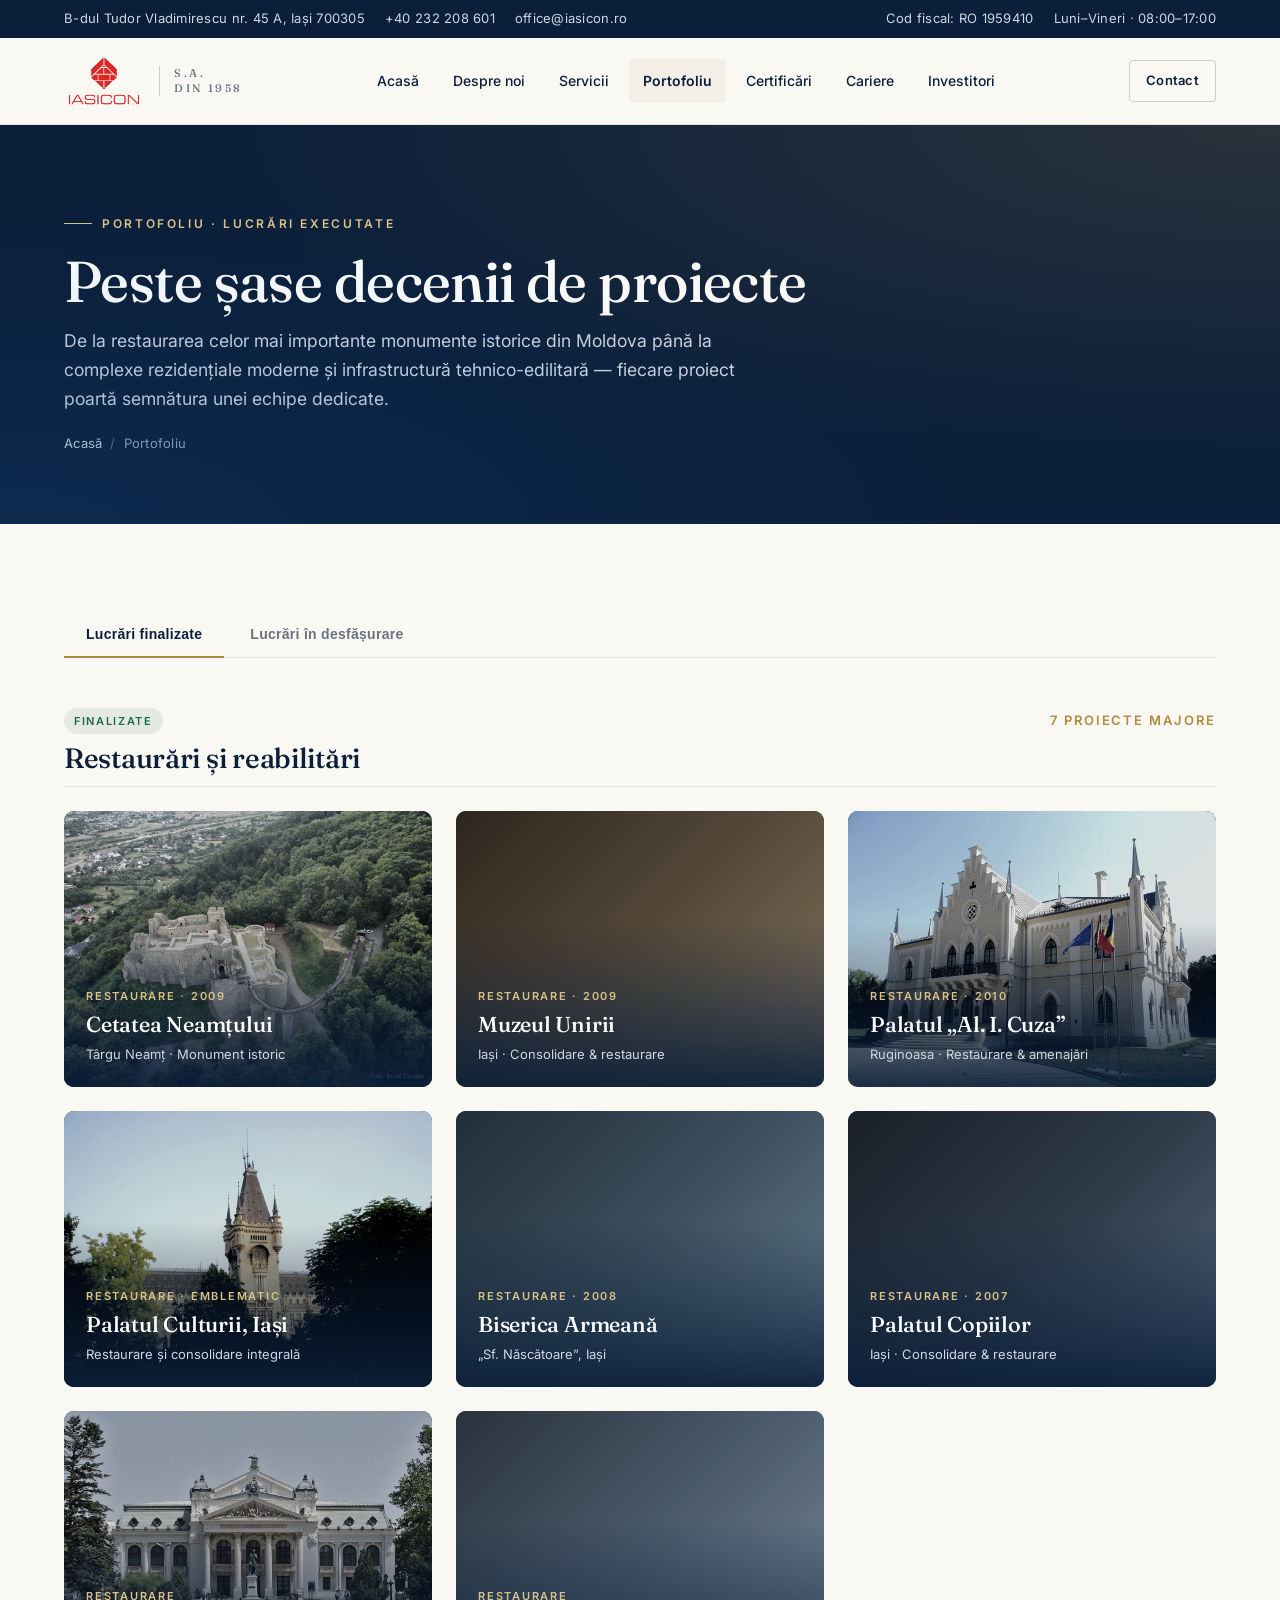
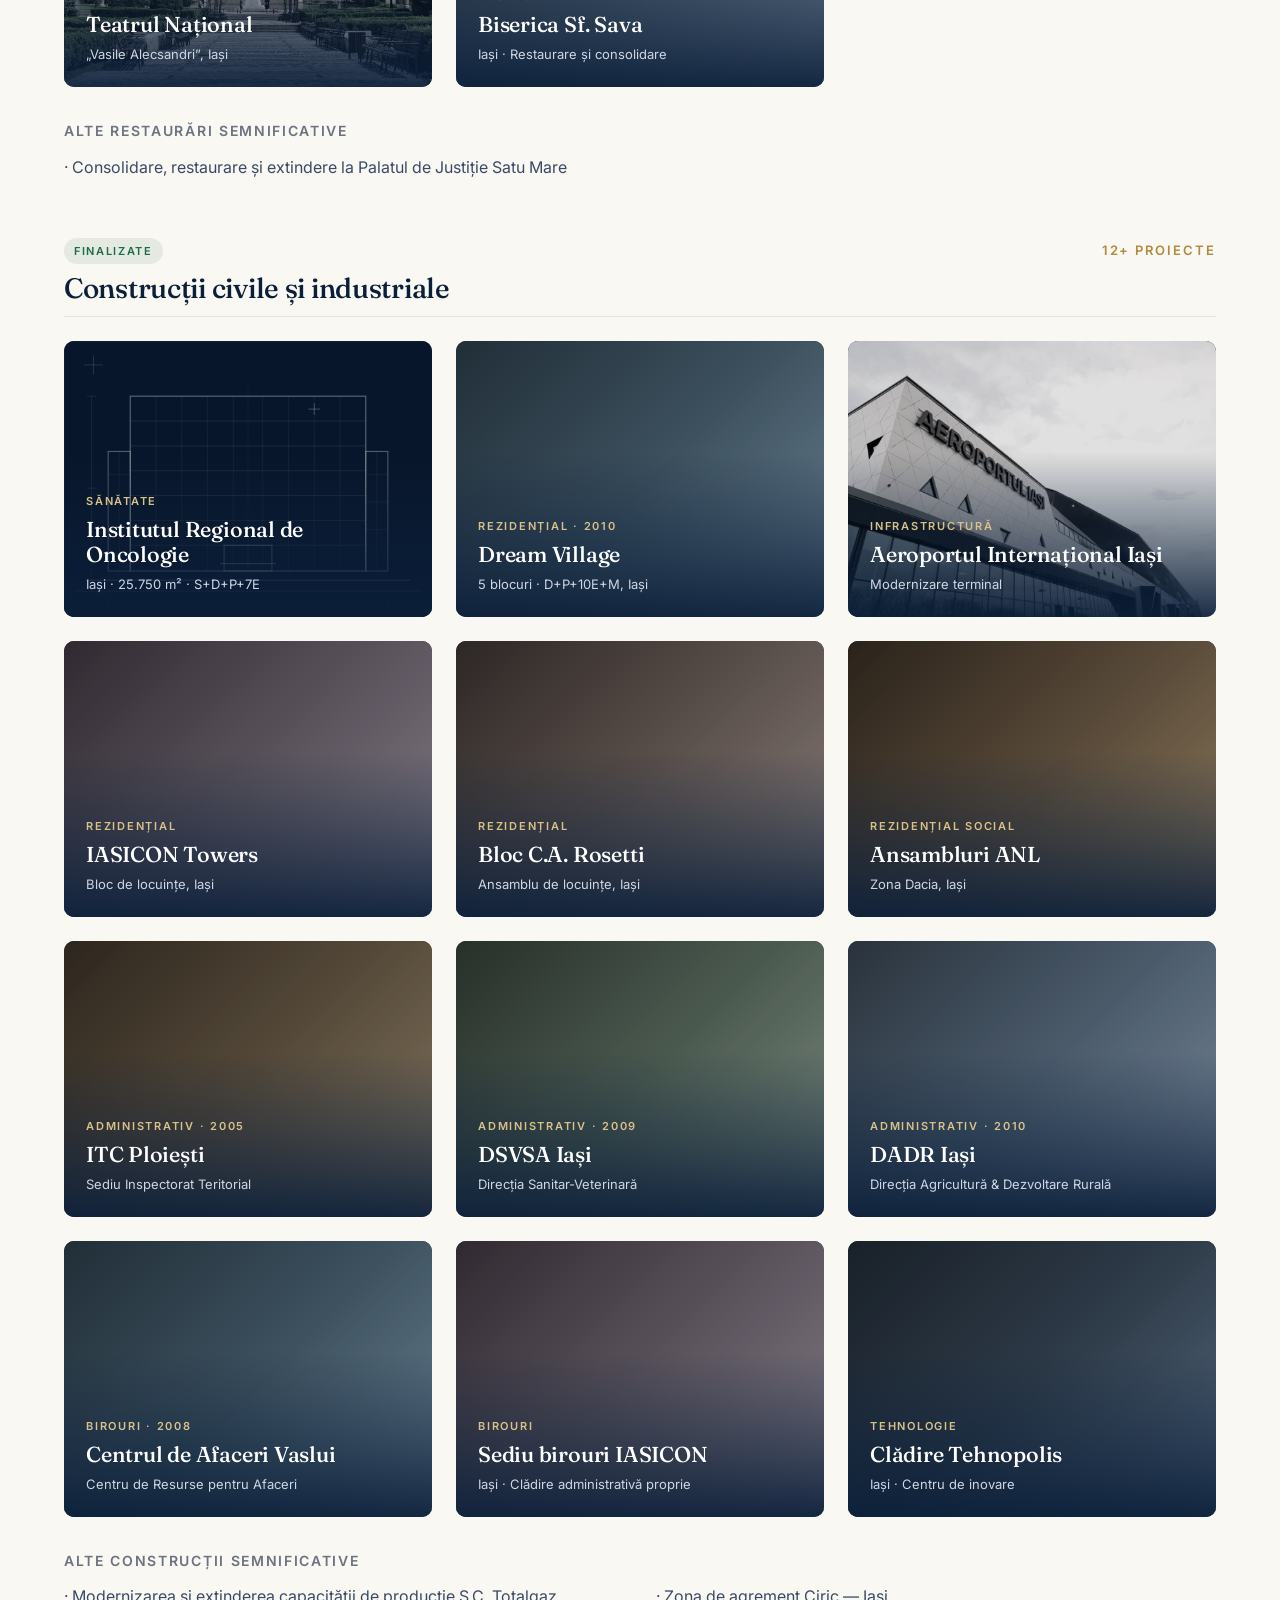
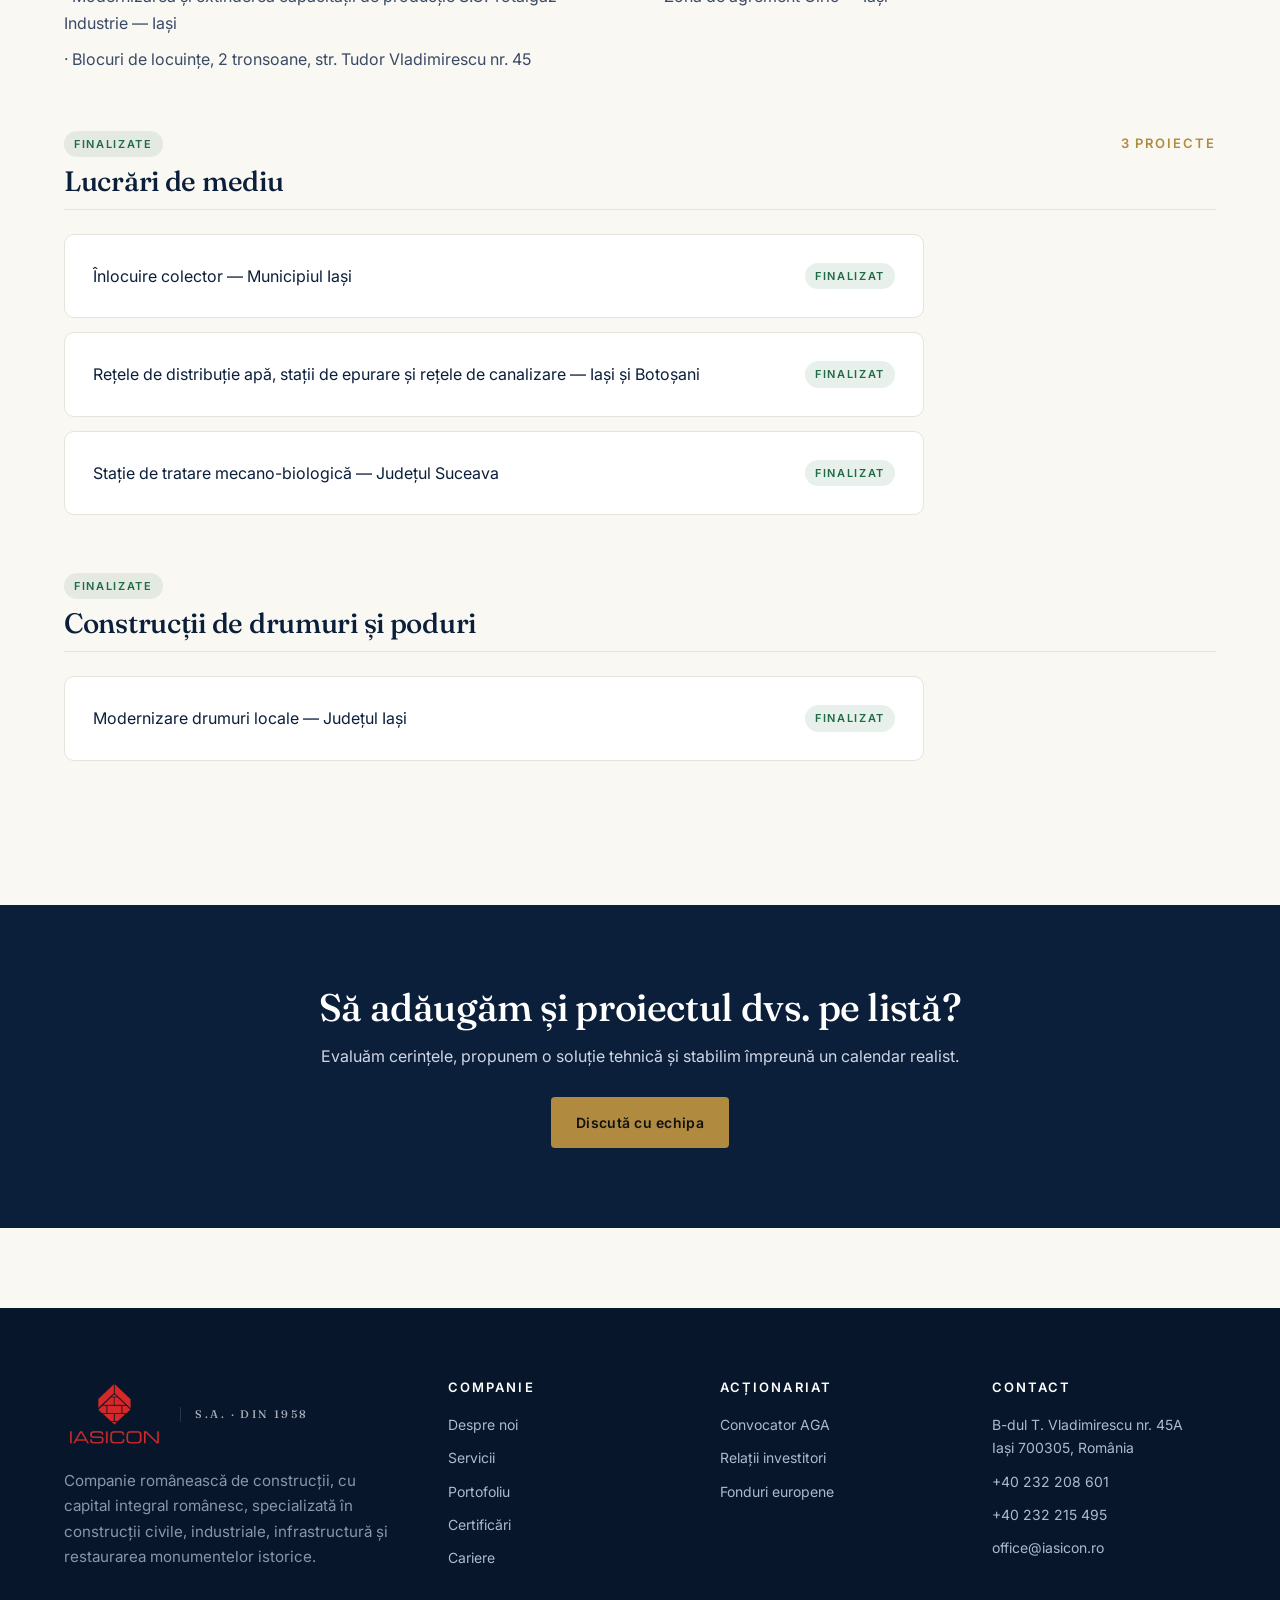
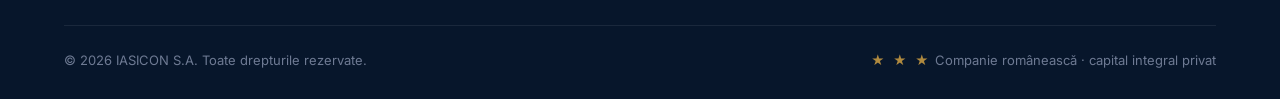
<file: portofoliu.html>
<!DOCTYPE html>
<html lang="ro">
<head>
  <meta charset="UTF-8" />
  <meta name="viewport" content="width=device-width, initial-scale=1" />
  <title>Portofoliu — Lucrări executate · IASICON S.A.</title>
  <meta name="description" content="Portofoliu de proiecte IASICON: restaurări monumente, construcții civile și industriale, lucrări de mediu, drumuri și poduri." />
  <link rel="preconnect" href="https://fonts.googleapis.com" />
  <link rel="preconnect" href="https://fonts.gstatic.com" crossorigin />
  <link href="https://fonts.googleapis.com/css2?family=Fraunces:opsz,wght@9..144,400;9..144,500;9..144,600&family=Inter:wght@400;500;600;700&display=swap" rel="stylesheet" />
  <link rel="stylesheet" href="styles.css" />
  <link rel="icon" type="image/png" href="logo.png" />
  <link rel="apple-touch-icon" href="logo.png" />
  <meta property="og:site_name" content="IASICON S.A." />
  <meta property="og:type" content="website" />
  <meta property="og:image" content="logo.png" />
  <meta name="twitter:card" content="summary_large_image" />
  <meta name="theme-color" content="#0b1f3a" />
</head>
<body>

  <header class="site-header">
    <div class="nav-top"><div class="container"><div class="meta"><span class="hide-xs">B-dul Tudor Vladimirescu nr. 45 A, Iași 700305</span><a href="tel:+40232208601">+40 232 208 601</a><a href="mailto:office@iasicon.ro">office@iasicon.ro</a></div><div class="meta"><span class="hide-xs">Cod fiscal: RO 1959410</span><span>Luni–Vineri · 08:00–17:00</span></div></div></div>
    <div class="container">
      <nav class="nav-main" aria-label="Navigație principală">
        <a href="index.html" class="brand" aria-label="IASICON"><img src="logo.png" alt="IASICON" class="brand-logo" width="180" height="120" /><span class="brand-tag">S.A.<br>din 1958</span></a>
        <button class="nav-toggle" aria-label="Meniu" aria-expanded="false"><span></span></button>
        <ul class="nav-links">
          <li><a href="index.html">Acasă</a></li>
          <li><a href="despre.html">Despre noi</a></li>
          <li><a href="servicii.html">Servicii</a></li>
          <li><a href="portofoliu.html" class="active">Portofoliu</a></li>
          <li><a href="certificari.html">Certificări</a></li>
          <li><a href="cariere.html">Cariere</a></li>
          <li><a href="convocator.html">Investitori</a></li>
        </ul>
        <div class="nav-cta"><a href="contact.html" class="btn btn-ghost btn-sm">Contact</a></div>
      </nav>
    </div>
  </header>

  <section class="page-hero">
    <div class="container">
      <span class="eyebrow">Portofoliu · Lucrări executate</span>
      <h1>Peste șase decenii de proiecte</h1>
      <p class="subtitle">De la restaurarea celor mai importante monumente istorice din Moldova până la complexe rezidențiale moderne și infrastructură tehnico-edilitară — fiecare proiect poartă semnătura unei echipe dedicate.</p>
      <nav class="breadcrumbs"><a href="index.html">Acasă</a><span>/</span>Portofoliu</nav>
    </div>
  </section>

  <!-- TABS -->
  <section>
    <div class="container">
      <div class="tabs reveal" role="tablist">
        <button class="tab active" data-tab="finalizate" role="tab">Lucrări finalizate</button>
        <button class="tab" data-tab="desfasurare" role="tab">Lucrări în desfășurare</button>
      </div>

      <!-- FINALIZATE -->
      <div class="tab-panel active" data-panel="finalizate">

        <!-- RESTAURARI -->
        <div class="category reveal" id="restaurari">
          <div class="category-head">
            <div>
              <span class="status-pill status-done">Finalizate</span>
              <h2 style="margin-top:8px;">Restaurări și reabilitări</h2>
            </div>
            <span class="category-count">7 proiecte majore</span>
          </div>

          <div class="grid grid-3">
            <article class="project">
              <div class="img img-cetatea-neamtului" role="img" aria-label="Cetatea Neamțului"></div>
              <div class="label">
                <span class="tag">Restaurare · 2009</span>
                <h3>Cetatea Neamțului</h3>
                <div class="meta">Târgu Neamț · Monument istoric</div>
              </div>
            </article>
            <article class="project">
              <div class="img img-gradient-2"></div>
              <div class="label">
                <span class="tag">Restaurare · 2009</span>
                <h3>Muzeul Unirii</h3>
                <div class="meta">Iași · Consolidare &amp; restaurare</div>
              </div>
            </article>
            <article class="project">
              <div class="img img-palatul-ruginoasa" role="img" aria-label="Palatul Cuza de la Ruginoasa"></div>
              <div class="label">
                <span class="tag">Restaurare · 2010</span>
                <h3>Palatul „Al. I. Cuza”</h3>
                <div class="meta">Ruginoasa · Restaurare &amp; amenajări</div>
              </div>
            </article>
            <article class="project">
              <div class="img img-palat-culturii" role="img" aria-label="Palatul Culturii, Iași"></div>
              <div class="label">
                <span class="tag">Restaurare · Emblematic</span>
                <h3>Palatul Culturii, Iași</h3>
                <div class="meta">Restaurare și consolidare integrală</div>
              </div>
            </article>
            <article class="project">
              <div class="img img-gradient-3"></div>
              <div class="label">
                <span class="tag">Restaurare · 2008</span>
                <h3>Biserica Armeană</h3>
                <div class="meta">„Sf. Născătoare”, Iași</div>
              </div>
            </article>
            <article class="project">
              <div class="img img-gradient-7"></div>
              <div class="label">
                <span class="tag">Restaurare · 2007</span>
                <h3>Palatul Copiilor</h3>
                <div class="meta">Iași · Consolidare &amp; restaurare</div>
              </div>
            </article>
            <article class="project">
              <div class="img img-teatrul-national" role="img" aria-label="Teatrul Național Vasile Alecsandri, Iași"></div>
              <div class="label">
                <span class="tag">Restaurare</span>
                <h3>Teatrul Național</h3>
                <div class="meta">„Vasile Alecsandri”, Iași</div>
              </div>
            </article>
            <article class="project">
              <div class="img img-gradient-1"></div>
              <div class="label">
                <span class="tag">Restaurare</span>
                <h3>Biserica Sf. Sava</h3>
                <div class="meta">Iași · Restaurare și consolidare</div>
              </div>
            </article>
          </div>

          <h4 style="margin:36px 0 14px; font-size: 14px; letter-spacing: .12em; text-transform: uppercase; color: var(--muted);">Alte restaurări semnificative</h4>
          <ul style="list-style:none; display:grid; grid-template-columns: repeat(2, 1fr); gap:10px 32px; color: var(--ink-soft);">
            <li>· Consolidare, restaurare și extindere la Palatul de Justiție Satu Mare</li>
          </ul>
        </div>

        <!-- CIVILE -->
        <div class="category reveal" id="civile">
          <div class="category-head">
            <div>
              <span class="status-pill status-done">Finalizate</span>
              <h2 style="margin-top:8px;">Construcții civile și industriale</h2>
            </div>
            <span class="category-count">12+ proiecte</span>
          </div>

          <div class="grid grid-3">
            <article class="project">
              <div class="img img-sketch" role="img" aria-label="Institutul Regional de Oncologie — schiță arhitecturală"></div>
              <div class="label">
                <span class="tag">Sănătate</span>
                <h3>Institutul Regional de Oncologie</h3>
                <div class="meta">Iași · 25.750 m² · S+D+P+7E</div>
              </div>
            </article>
            <article class="project">
              <div class="img img-gradient-3"></div>
              <div class="label">
                <span class="tag">Rezidențial · 2010</span>
                <h3>Dream Village</h3>
                <div class="meta">5 blocuri · D+P+10E+M, Iași</div>
              </div>
            </article>
            <article class="project">
              <div class="img img-aeroport-iasi" role="img" aria-label="Aeroportul Internațional Iași"></div>
              <div class="label">
                <span class="tag">Infrastructură</span>
                <h3>Aeroportul Internațional Iași</h3>
                <div class="meta">Modernizare terminal</div>
              </div>
            </article>
            <article class="project">
              <div class="img img-gradient-6"></div>
              <div class="label">
                <span class="tag">Rezidențial</span>
                <h3>IASICON Towers</h3>
                <div class="meta">Bloc de locuințe, Iași</div>
              </div>
            </article>
            <article class="project">
              <div class="img img-gradient-4"></div>
              <div class="label">
                <span class="tag">Rezidențial</span>
                <h3>Bloc C.A. Rosetti</h3>
                <div class="meta">Ansamblu de locuințe, Iași</div>
              </div>
            </article>
            <article class="project">
              <div class="img img-gradient-8"></div>
              <div class="label">
                <span class="tag">Rezidențial social</span>
                <h3>Ansambluri ANL</h3>
                <div class="meta">Zona Dacia, Iași</div>
              </div>
            </article>
            <article class="project">
              <div class="img img-gradient-2"></div>
              <div class="label">
                <span class="tag">Administrativ · 2005</span>
                <h3>ITC Ploiești</h3>
                <div class="meta">Sediu Inspectorat Teritorial</div>
              </div>
            </article>
            <article class="project">
              <div class="img img-gradient-5"></div>
              <div class="label">
                <span class="tag">Administrativ · 2009</span>
                <h3>DSVSA Iași</h3>
                <div class="meta">Direcția Sanitar-Veterinară</div>
              </div>
            </article>
            <article class="project">
              <div class="img img-gradient-1"></div>
              <div class="label">
                <span class="tag">Administrativ · 2010</span>
                <h3>DADR Iași</h3>
                <div class="meta">Direcția Agricultură &amp; Dezvoltare Rurală</div>
              </div>
            </article>
            <article class="project">
              <div class="img img-gradient-3"></div>
              <div class="label">
                <span class="tag">Birouri · 2008</span>
                <h3>Centrul de Afaceri Vaslui</h3>
                <div class="meta">Centru de Resurse pentru Afaceri</div>
              </div>
            </article>
            <article class="project">
              <div class="img img-gradient-6"></div>
              <div class="label">
                <span class="tag">Birouri</span>
                <h3>Sediu birouri IASICON</h3>
                <div class="meta">Iași · Clădire administrativă proprie</div>
              </div>
            </article>
            <article class="project">
              <div class="img img-gradient-7"></div>
              <div class="label">
                <span class="tag">Tehnologie</span>
                <h3>Clădire Tehnopolis</h3>
                <div class="meta">Iași · Centru de inovare</div>
              </div>
            </article>
          </div>

          <h4 style="margin:36px 0 14px; font-size: 14px; letter-spacing: .12em; text-transform: uppercase; color: var(--muted);">Alte construcții semnificative</h4>
          <ul style="list-style:none; display:grid; grid-template-columns: repeat(2, 1fr); gap:10px 32px; color: var(--ink-soft);">
            <li>· Modernizarea și extinderea capacității de producție S.C. Totalgaz Industrie — Iași</li>
            <li>· Zona de agrement Ciric — Iași</li>
            <li>· Blocuri de locuințe, 2 tronsoane, str. Tudor Vladimirescu nr. 45</li>
          </ul>
        </div>

        <!-- MEDIU -->
        <div class="category reveal" id="mediu">
          <div class="category-head">
            <div>
              <span class="status-pill status-done">Finalizate</span>
              <h2 style="margin-top:8px;">Lucrări de mediu</h2>
            </div>
            <span class="category-count">3 proiecte</span>
          </div>
          <ul style="list-style:none; display:grid; gap:14px; max-width: 860px;">
            <li class="card" style="display:flex; justify-content:space-between; align-items:center; gap:20px; flex-wrap:wrap;">
              <span>Înlocuire colector — Municipiul Iași</span>
              <span class="status-pill status-done">Finalizat</span>
            </li>
            <li class="card" style="display:flex; justify-content:space-between; align-items:center; gap:20px; flex-wrap:wrap;">
              <span>Rețele de distribuție apă, stații de epurare și rețele de canalizare — Iași și Botoșani</span>
              <span class="status-pill status-done">Finalizat</span>
            </li>
            <li class="card" style="display:flex; justify-content:space-between; align-items:center; gap:20px; flex-wrap:wrap;">
              <span>Stație de tratare mecano-biologică — Județul Suceava</span>
              <span class="status-pill status-done">Finalizat</span>
            </li>
          </ul>
        </div>

        <!-- DRUMURI -->
        <div class="category reveal" id="drumuri">
          <div class="category-head">
            <div>
              <span class="status-pill status-done">Finalizate</span>
              <h2 style="margin-top:8px;">Construcții de drumuri și poduri</h2>
            </div>
          </div>
          <ul style="list-style:none; display:grid; gap:14px; max-width: 860px;">
            <li class="card" style="display:flex; justify-content:space-between; align-items:center; gap:20px; flex-wrap:wrap;">
              <span>Modernizare drumuri locale — Județul Iași</span>
              <span class="status-pill status-done">Finalizat</span>
            </li>
          </ul>
        </div>
      </div>

      <!-- ÎN DESFĂȘURARE -->
      <div class="tab-panel" data-panel="desfasurare">

        <div class="category reveal">
          <div class="category-head">
            <div>
              <span class="status-pill status-progress">În desfășurare</span>
              <h2 style="margin-top:8px;">Restaurări și reabilitări</h2>
            </div>
            <span class="category-count">7 proiecte active</span>
          </div>
          <ul style="list-style:none; display:grid; gap:14px;">
            <li class="card">Consolidarea și reabilitarea imobilului „Centrul de Gastroenterologie și Hepatologie”, Iași</li>
            <li class="card">Reparații capitale, consolidare, restaurare, amenajări și extindere la Palatul de Justiție, Satu Mare</li>
            <li class="card">Lucrări de consolidare și restaurare la obiectivul Sinagoga Mare, Municipiul Iași</li>
            <li class="card">Valorificarea turistică a Ansamblului Metropolitan din Iași</li>
            <li class="card">Execuția lucrărilor de consolidare și reabilitare la Sinagoga Mare din Hârlău</li>
            <li class="card">Lucrări de restaurare a Cetății Soroca cu amenajarea spațiului aferent</li>
            <li class="card">Reabilitarea Bisericii Aroneanu, comuna Aroneanu, jud. Iași</li>
          </ul>
        </div>

        <div class="category reveal">
          <div class="category-head">
            <div>
              <span class="status-pill status-progress">În desfășurare</span>
              <h2 style="margin-top:8px;">Construcții civile și industriale</h2>
            </div>
            <span class="category-count">6 proiecte active</span>
          </div>
          <ul style="list-style:none; display:grid; gap:14px;">
            <li class="card">Construirea bazei DSPM și a clădirii administrative, Iași</li>
            <li class="card">Lucrări de execuție Adăpost pentru animale, Tomești</li>
            <li class="card">Lucrări de amenajare a zonei de agrement Ciric</li>
            <li class="card">Construirea căminului studențesc „Buna Vestire” — 120 de locuri</li>
            <li class="card">Construire centru de afaceri SORANA — Șoseaua Păcurari nr. 127</li>
            <li class="card">Păstrăvăria, anexe, branșament la utilități și împrejmuire, comuna Borca, Jud. Neamț</li>
          </ul>
        </div>

        <div class="category reveal">
          <div class="category-head">
            <div>
              <span class="status-pill status-progress">În desfășurare</span>
              <h2 style="margin-top:8px;">Lucrări de mediu</h2>
            </div>
            <span class="category-count">8 proiecte active</span>
          </div>
          <ul style="list-style:none; display:grid; gap:14px;">
            <li class="card">Înființarea sistemului de canalizare la comuna Todirești, Jud. Iași</li>
            <li class="card">Extinderea sistemului de canalizare în zona limitrofă orașului Iași (partea II)</li>
            <li class="card">Centru de management integrat al deșeurilor (CMID), Stație de Sortare și Stație de Tratare a Levigatului — Roșiești, Sistem integrat de management al deșeurilor solide, Jud. Iași</li>
            <li class="card">Execuția noilor bazine Anaerob, Anoxic și Aerare pentru noua linie biologică 3</li>
            <li class="card">CL12 — Modernizarea sistemului de canalizare în Hârlău</li>
            <li class="card">CL13 — Modernizarea sistemelor de apă și canalizare în Podu Iloaiei</li>
            <li class="card">Instalații de tratare și închiderea depozitelor neconforme de deșeuri, Jud. Sibiu</li>
            <li class="card">Extindere și modernizare „Centru de Management al Deșeurilor în județul Iași”</li>
          </ul>
        </div>

        <div class="category reveal">
          <div class="category-head">
            <div>
              <span class="status-pill status-progress">În desfășurare</span>
              <h2 style="margin-top:8px;">Drumuri și poduri</h2>
            </div>
          </div>
          <ul style="list-style:none; display:grid; gap:14px;">
            <li class="card">Modernizare drum Ciurea — Piciorul Lupului — Slobozia, modernizare drumuri locale, comuna Ciurea, jud. Iași, și construirea centrului de servicii de tip Afterschool</li>
          </ul>
        </div>
      </div>
    </div>
  </section>

  <!-- CTA -->
  <section style="background: var(--ink); color: var(--white); padding: 80px 0;">
    <div class="container" style="text-align:center;">
      <h2 style="color: var(--white);">Să adăugăm și proiectul dvs. pe listă?</h2>
      <p style="color:#cfd6e4; max-width: 640px; margin: 14px auto 28px;">Evaluăm cerințele, propunem o soluție tehnică și stabilim împreună un calendar realist.</p>
      <a href="contact.html" class="btn btn-primary" style="background: var(--gold); color:#111;">Discută cu echipa</a>
    </div>
  </section>

  <footer class="site-footer">
    <div class="container">
      <div class="grid footer-grid">
        <div class="footer-brand"><a href="index.html" class="brand" style="color: var(--white);"><img src="logo.png" alt="IASICON" class="brand-logo" width="180" height="120" /><span class="brand-tag">S.A. · din 1958</span></a><p>Companie românească de construcții, cu capital integral românesc, specializată în construcții civile, industriale, infrastructură și restaurarea monumentelor istorice.</p></div>
        <div><h4>Companie</h4><ul class="footer-list"><li><a href="despre.html">Despre noi</a></li><li><a href="servicii.html">Servicii</a></li><li><a href="portofoliu.html">Portofoliu</a></li><li><a href="certificari.html">Certificări</a></li><li><a href="cariere.html">Cariere</a></li></ul></div>
        <div><h4>Acționariat</h4><ul class="footer-list"><li><a href="convocator.html">Convocator AGA</a></li><li><a href="contact.html">Relații investitori</a></li><li><a href="https://www.fonduri-ue.ro" target="_blank" rel="noopener">Fonduri europene</a></li></ul></div>
        <div><h4>Contact</h4><ul class="footer-list"><li>B-dul T. Vladimirescu nr. 45A<br/>Iași 700305, România</li><li><a href="tel:+40232208601">+40 232 208 601</a></li><li><a href="tel:+40232215495">+40 232 215 495</a></li><li><a href="mailto:office@iasicon.ro">office@iasicon.ro</a></li></ul></div>
      </div>
      <div class="footer-bottom"><span>© <span id="year"></span> IASICON S.A. Toate drepturile rezervate.</span><span><span class="eu-stars">★ ★ ★</span> Companie românească · capital integral privat</span></div>
    </div>
  </footer>

  <script src="script.js"></script>
</body>
</html>
</file>
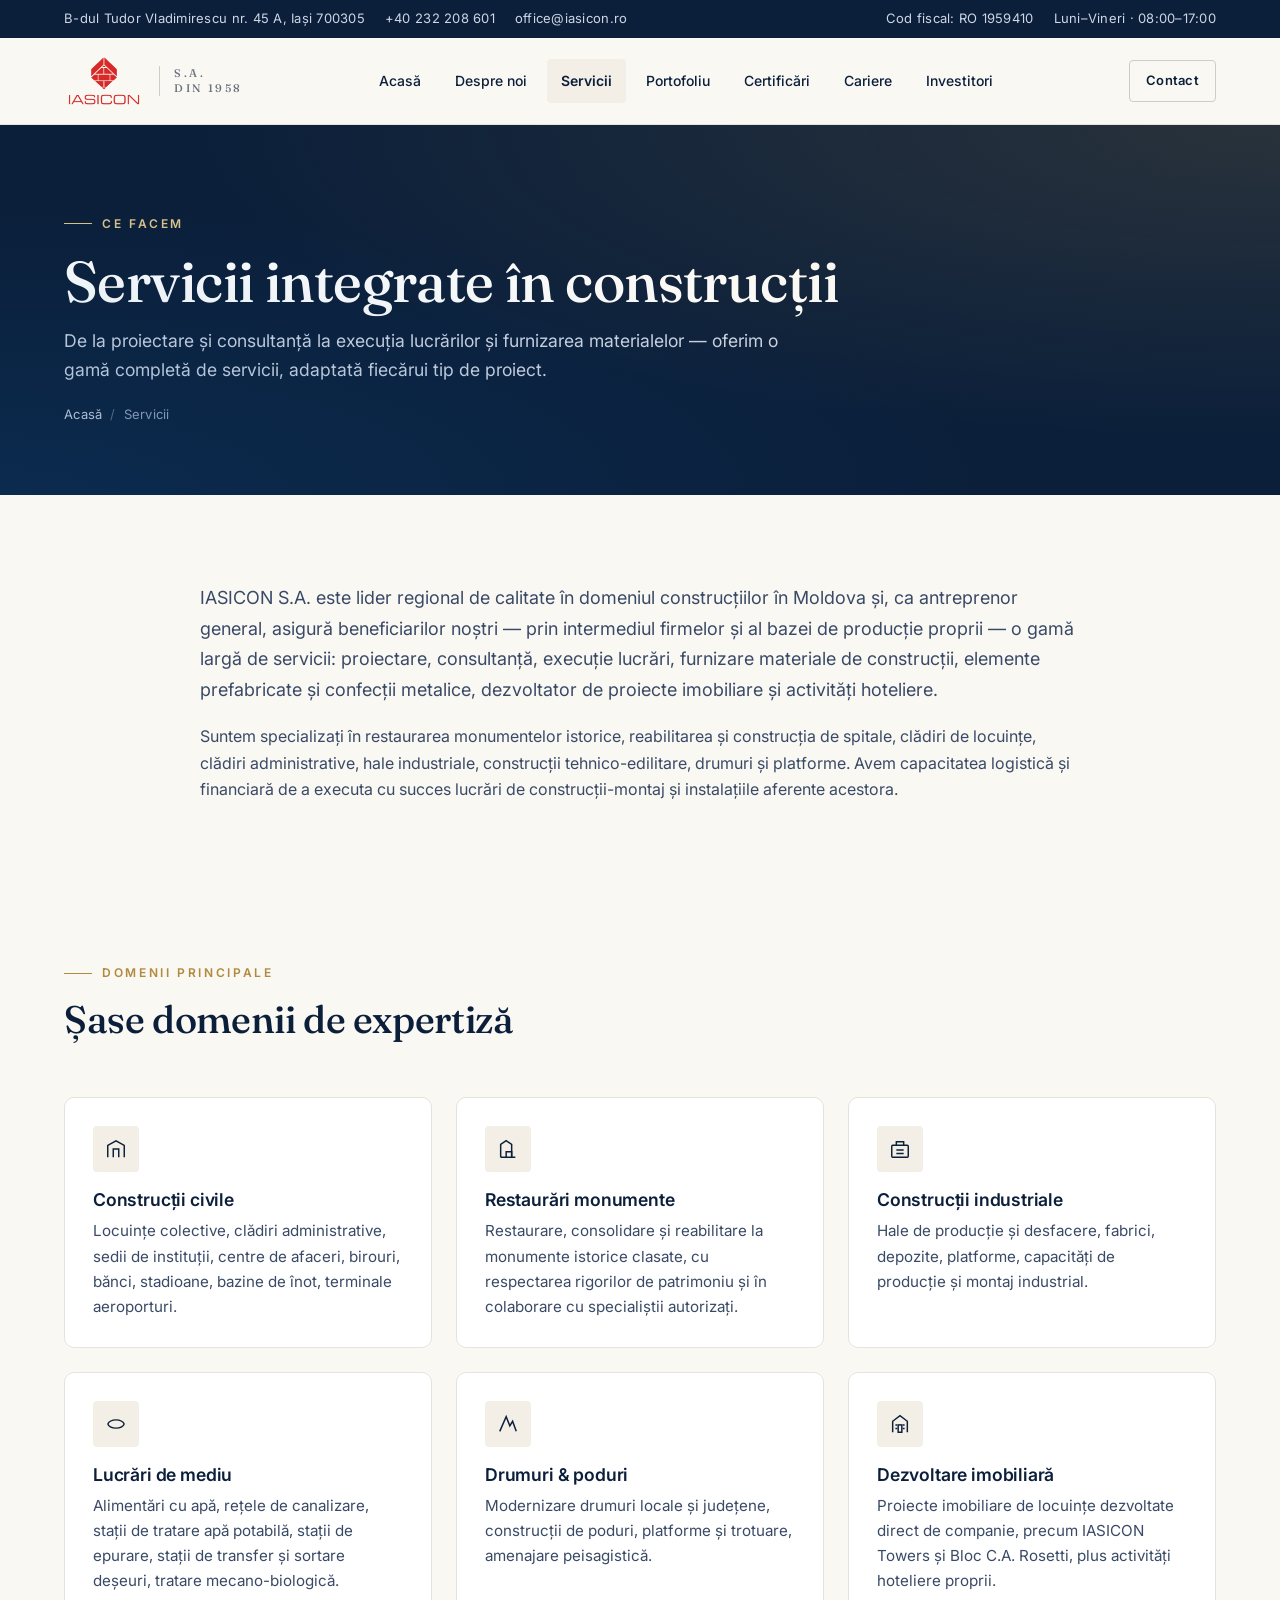
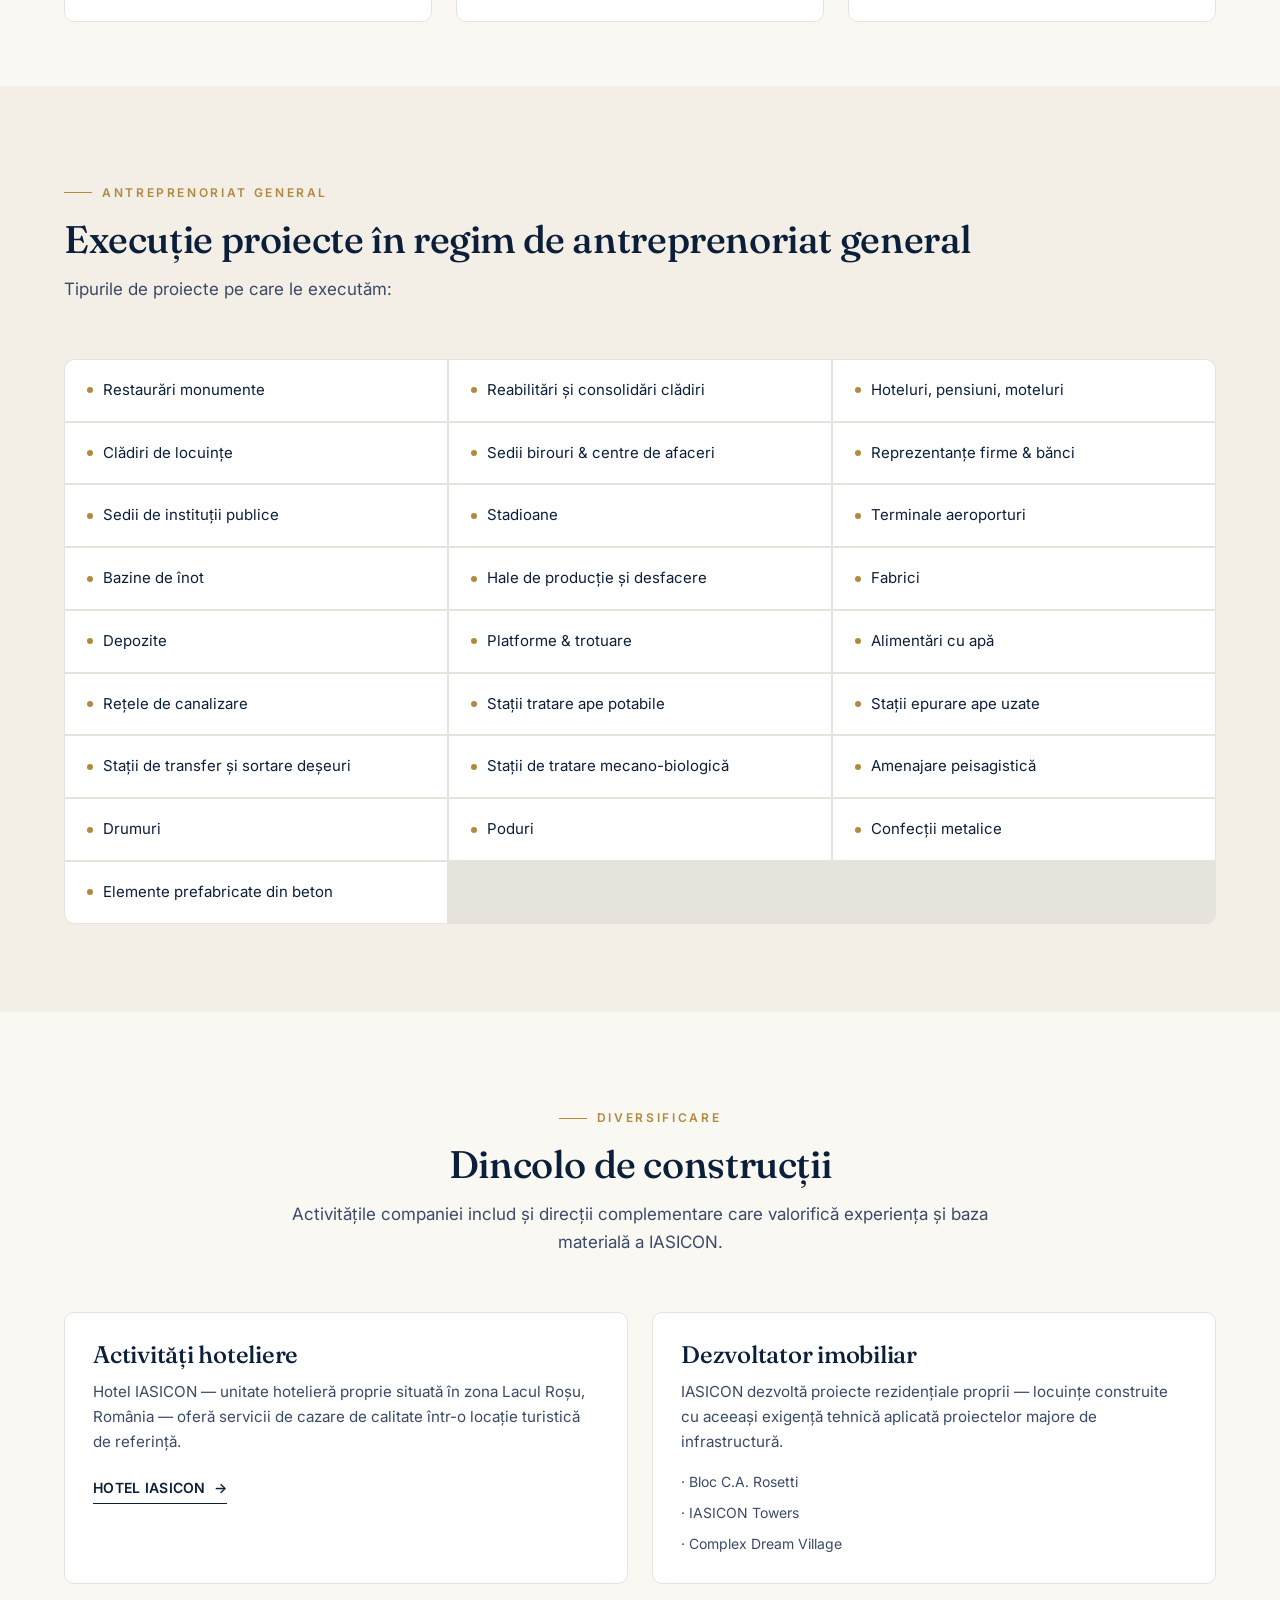
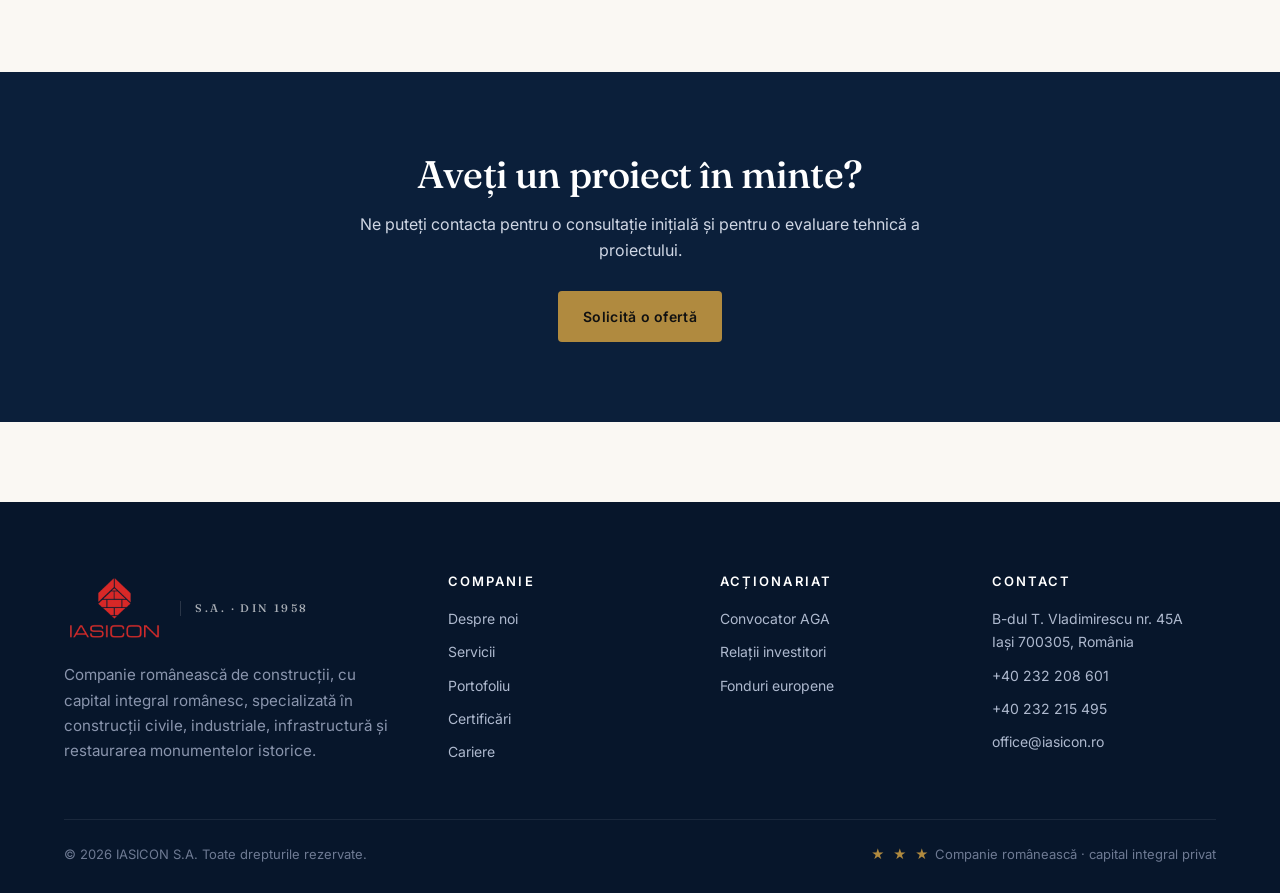
<file: servicii.html>
<!DOCTYPE html>
<html lang="ro">
<head>
  <meta charset="UTF-8" />
  <meta name="viewport" content="width=device-width, initial-scale=1" />
  <title>Servicii — IASICON S.A.</title>
  <meta name="description" content="Antreprenoriat general, restaurare monumente, construcții civile și industriale, lucrări de mediu, drumuri și dezvoltare imobiliară." />
  <link rel="preconnect" href="https://fonts.googleapis.com" />
  <link rel="preconnect" href="https://fonts.gstatic.com" crossorigin />
  <link href="https://fonts.googleapis.com/css2?family=Fraunces:opsz,wght@9..144,400;9..144,500;9..144,600&family=Inter:wght@400;500;600;700&display=swap" rel="stylesheet" />
  <link rel="stylesheet" href="styles.css" />
  <link rel="icon" type="image/png" href="logo.png" />
  <link rel="apple-touch-icon" href="logo.png" />
  <meta property="og:site_name" content="IASICON S.A." />
  <meta property="og:type" content="website" />
  <meta property="og:image" content="logo.png" />
  <meta name="twitter:card" content="summary_large_image" />
  <meta name="theme-color" content="#0b1f3a" />
</head>
<body>

  <header class="site-header">
    <div class="nav-top"><div class="container"><div class="meta"><span class="hide-xs">B-dul Tudor Vladimirescu nr. 45 A, Iași 700305</span><a href="tel:+40232208601">+40 232 208 601</a><a href="mailto:office@iasicon.ro">office@iasicon.ro</a></div><div class="meta"><span class="hide-xs">Cod fiscal: RO 1959410</span><span>Luni–Vineri · 08:00–17:00</span></div></div></div>
    <div class="container">
      <nav class="nav-main" aria-label="Navigație principală">
        <a href="index.html" class="brand" aria-label="IASICON"><img src="logo.png" alt="IASICON" class="brand-logo" width="180" height="120" /><span class="brand-tag">S.A.<br>din 1958</span></a>
        <button class="nav-toggle" aria-label="Meniu" aria-expanded="false"><span></span></button>
        <ul class="nav-links">
          <li><a href="index.html">Acasă</a></li>
          <li><a href="despre.html">Despre noi</a></li>
          <li><a href="servicii.html" class="active">Servicii</a></li>
          <li><a href="portofoliu.html">Portofoliu</a></li>
          <li><a href="certificari.html">Certificări</a></li>
          <li><a href="cariere.html">Cariere</a></li>
          <li><a href="convocator.html">Investitori</a></li>
        </ul>
        <div class="nav-cta"><a href="contact.html" class="btn btn-ghost btn-sm">Contact</a></div>
      </nav>
    </div>
  </header>

  <section class="page-hero">
    <div class="container">
      <span class="eyebrow">Ce facem</span>
      <h1>Servicii integrate în construcții</h1>
      <p class="subtitle">De la proiectare și consultanță la execuția lucrărilor și furnizarea materialelor — oferim o gamă completă de servicii, adaptată fiecărui tip de proiect.</p>
      <nav class="breadcrumbs"><a href="index.html">Acasă</a><span>/</span>Servicii</nav>
    </div>
  </section>

  <!-- OVERVIEW -->
  <section>
    <div class="container">
      <div class="container-narrow reveal" style="padding:0;">
        <p class="lead">IASICON S.A. este lider regional de calitate în domeniul construcțiilor în Moldova și, ca antreprenor general, asigură beneficiarilor noștri — prin intermediul firmelor și al bazei de producție proprii — o gamă largă de servicii: proiectare, consultanță, execuție lucrări, furnizare materiale de construcții, elemente prefabricate și confecții metalice, dezvoltator de proiecte imobiliare și activități hoteliere.</p>
        <p style="margin-top:18px; color: var(--ink-soft);">Suntem specializați în restaurarea monumentelor istorice, reabilitarea și construcția de spitale, clădiri de locuințe, clădiri administrative, hale industriale, construcții tehnico-edilitare, drumuri și platforme. Avem capacitatea logistică și financiară de a executa cu succes lucrări de construcții-montaj și instalațiile aferente acestora.</p>
      </div>
    </div>
  </section>

  <!-- SERVICE AREAS -->
  <section class="tight">
    <div class="container">
      <div class="section-head left reveal" style="max-width:none; text-align:left;">
        <span class="eyebrow">Domenii principale</span>
        <h2 style="margin-top:14px;">Șase domenii de expertiză</h2>
      </div>

      <div class="grid grid-3 reveal">
        <div class="card">
          <div class="icon">
            <svg width="22" height="22" viewBox="0 0 24 24" fill="none" stroke="currentColor" stroke-width="1.6"><path d="M3 21V8l9-5 9 5v13"/><path d="M9 21V12h6v9"/></svg>
          </div>
          <h3>Construcții civile</h3>
          <p>Locuințe colective, clădiri administrative, sedii de instituții, centre de afaceri, birouri, bănci, stadioane, bazine de înot, terminale aeroporturi.</p>
        </div>
        <div class="card">
          <div class="icon">
            <svg width="22" height="22" viewBox="0 0 24 24" fill="none" stroke="currentColor" stroke-width="1.6"><path d="M4 21h16"/><path d="M4 21V7l6-4 6 4v14"/><path d="M10 21v-6h6v6"/></svg>
          </div>
          <h3>Restaurări monumente</h3>
          <p>Restaurare, consolidare și reabilitare la monumente istorice clasate, cu respectarea rigorilor de patrimoniu și în colaborare cu specialiștii autorizați.</p>
        </div>
        <div class="card">
          <div class="icon">
            <svg width="22" height="22" viewBox="0 0 24 24" fill="none" stroke="currentColor" stroke-width="1.6"><rect x="3" y="8" width="18" height="13" rx="1"/><path d="M8 8V4h8v4"/><path d="M8 13h8M8 17h8"/></svg>
          </div>
          <h3>Construcții industriale</h3>
          <p>Hale de producție și desfacere, fabrici, depozite, platforme, capacități de producție și montaj industrial.</p>
        </div>
        <div class="card">
          <div class="icon">
            <svg width="22" height="22" viewBox="0 0 24 24" fill="none" stroke="currentColor" stroke-width="1.6"><path d="M3 12c3-6 15-6 18 0"/><path d="M3 12c3 6 15 6 18 0"/></svg>
          </div>
          <h3>Lucrări de mediu</h3>
          <p>Alimentări cu apă, rețele de canalizare, stații de tratare apă potabilă, stații de epurare, stații de transfer și sortare deșeuri, tratare mecano-biologică.</p>
        </div>
        <div class="card">
          <div class="icon">
            <svg width="22" height="22" viewBox="0 0 24 24" fill="none" stroke="currentColor" stroke-width="1.6"><path d="M3 20l7-16 4 10 3-5 4 11"/></svg>
          </div>
          <h3>Drumuri &amp; poduri</h3>
          <p>Modernizare drumuri locale și județene, construcții de poduri, platforme și trotuare, amenajare peisagistică.</p>
        </div>
        <div class="card">
          <div class="icon">
            <svg width="22" height="22" viewBox="0 0 24 24" fill="none" stroke="currentColor" stroke-width="1.6"><path d="M4 21V9l8-6 8 6v12"/><rect x="10" y="13" width="4" height="8"/><path d="M7 13h2M15 13h2M7 17h2M15 17h2"/></svg>
          </div>
          <h3>Dezvoltare imobiliară</h3>
          <p>Proiecte imobiliare de locuințe dezvoltate direct de companie, precum IASICON Towers și Bloc C.A. Rosetti, plus activități hoteliere proprii.</p>
        </div>
      </div>
    </div>
  </section>

  <!-- DETAILED LIST -->
  <section style="background: var(--paper-2);">
    <div class="container">
      <div class="section-head left reveal" style="max-width:none; text-align:left;">
        <span class="eyebrow">Antreprenoriat general</span>
        <h2 style="margin-top:14px;">Execuție proiecte în regim de antreprenoriat general</h2>
        <p style="margin-top:10px;">Tipurile de proiecte pe care le executăm:</p>
      </div>
      <ul class="svc-list reveal">
        <li>Restaurări monumente</li>
        <li>Reabilitări și consolidări clădiri</li>
        <li>Hoteluri, pensiuni, moteluri</li>
        <li>Clădiri de locuințe</li>
        <li>Sedii birouri &amp; centre de afaceri</li>
        <li>Reprezentanțe firme &amp; bănci</li>
        <li>Sedii de instituții publice</li>
        <li>Stadioane</li>
        <li>Terminale aeroporturi</li>
        <li>Bazine de înot</li>
        <li>Hale de producție și desfacere</li>
        <li>Fabrici</li>
        <li>Depozite</li>
        <li>Platforme &amp; trotuare</li>
        <li>Alimentări cu apă</li>
        <li>Rețele de canalizare</li>
        <li>Stații tratare ape potabile</li>
        <li>Stații epurare ape uzate</li>
        <li>Stații de transfer și sortare deșeuri</li>
        <li>Stații de tratare mecano-biologică</li>
        <li>Amenajare peisagistică</li>
        <li>Drumuri</li>
        <li>Poduri</li>
        <li>Confecții metalice</li>
        <li>Elemente prefabricate din beton</li>
      </ul>
    </div>
  </section>

  <!-- DIVERSIFIED -->
  <section>
    <div class="container">
      <div class="section-head reveal">
        <span class="eyebrow">Diversificare</span>
        <h2>Dincolo de construcții</h2>
        <p>Activitățile companiei includ și direcții complementare care valorifică experiența și baza materială a IASICON.</p>
      </div>
      <div class="grid grid-2 reveal">
        <div class="card">
          <h3 style="font-family: var(--font-serif); font-size: 1.5rem; font-weight: 500;">Activități hoteliere</h3>
          <p style="margin-top:10px;">Hotel IASICON — unitate hotelieră proprie situată în zona Lacul Roșu, România — oferă servicii de cazare de calitate într-o locație turistică de referință.</p>
          <div style="margin-top:20px;"><a href="https://www.hoteliasicon.ro" target="_blank" rel="noopener" class="arrow-link">Hotel IASICON</a></div>
        </div>
        <div class="card">
          <h3 style="font-family: var(--font-serif); font-size: 1.5rem; font-weight: 500;">Dezvoltator imobiliar</h3>
          <p style="margin-top:10px;">IASICON dezvoltă proiecte rezidențiale proprii — locuințe construite cu aceeași exigență tehnică aplicată proiectelor majore de infrastructură.</p>
          <ul style="margin-top:16px; list-style:none; display:grid; gap:8px; font-size:14px; color: var(--ink-soft);">
            <li>· Bloc C.A. Rosetti</li>
            <li>· IASICON Towers</li>
            <li>· Complex Dream Village</li>
          </ul>
        </div>
      </div>
    </div>
  </section>

  <!-- CTA -->
  <section style="background: var(--ink); color: var(--white); padding: 80px 0;">
    <div class="container" style="text-align:center;">
      <h2 style="color: var(--white);">Aveți un proiect în minte?</h2>
      <p style="color:#cfd6e4; max-width: 640px; margin: 14px auto 28px;">Ne puteți contacta pentru o consultație inițială și pentru o evaluare tehnică a proiectului.</p>
      <a href="contact.html" class="btn btn-primary" style="background: var(--gold); color:#111;">Solicită o ofertă</a>
    </div>
  </section>

  <footer class="site-footer">
    <div class="container">
      <div class="grid footer-grid">
        <div class="footer-brand"><a href="index.html" class="brand" style="color: var(--white);"><img src="logo.png" alt="IASICON" class="brand-logo" width="180" height="120" /><span class="brand-tag">S.A. · din 1958</span></a><p>Companie românească de construcții, cu capital integral românesc, specializată în construcții civile, industriale, infrastructură și restaurarea monumentelor istorice.</p></div>
        <div><h4>Companie</h4><ul class="footer-list"><li><a href="despre.html">Despre noi</a></li><li><a href="servicii.html">Servicii</a></li><li><a href="portofoliu.html">Portofoliu</a></li><li><a href="certificari.html">Certificări</a></li><li><a href="cariere.html">Cariere</a></li></ul></div>
        <div><h4>Acționariat</h4><ul class="footer-list"><li><a href="convocator.html">Convocator AGA</a></li><li><a href="contact.html">Relații investitori</a></li><li><a href="https://www.fonduri-ue.ro" target="_blank" rel="noopener">Fonduri europene</a></li></ul></div>
        <div><h4>Contact</h4><ul class="footer-list"><li>B-dul T. Vladimirescu nr. 45A<br/>Iași 700305, România</li><li><a href="tel:+40232208601">+40 232 208 601</a></li><li><a href="tel:+40232215495">+40 232 215 495</a></li><li><a href="mailto:office@iasicon.ro">office@iasicon.ro</a></li></ul></div>
      </div>
      <div class="footer-bottom"><span>© <span id="year"></span> IASICON S.A. Toate drepturile rezervate.</span><span><span class="eu-stars">★ ★ ★</span> Companie românească · capital integral privat</span></div>
    </div>
  </footer>

  <script src="script.js"></script>
</body>
</html>
</file>
<file: styles.css>
/* ================================================================
   IASICON — Modern, European, Institutional Design System
   ================================================================ */

/* ---------- Reset & Base ---------- */
*,
*::before,
*::after {
  box-sizing: border-box;
  margin: 0;
  padding: 0;
}

:root {
  /* Palette — inspired by European institutional architecture */
  --ink: #0b1f3a;           /* deep navy */
  --ink-2: #13294b;
  --ink-soft: #3a4a66;
  --muted: #6b7280;
  --line: #e6e3dc;
  --line-strong: #d1ccc1;
  --paper: #faf8f3;         /* warm off-white, limestone */
  --paper-2: #f3efe6;
  --white: #ffffff;
  --gold: #b08a3f;          /* restrained brass */
  --gold-soft: #d9c28a;
  --accent: #0a4d8c;        /* EU-esque blue */
  --success: #1f6b46;
  --danger: #8a2a2a;

  /* Type */
  --font-sans: 'Inter', 'Helvetica Neue', Arial, system-ui, -apple-system, sans-serif;
  --font-serif: 'Fraunces', 'Cormorant Garamond', 'Playfair Display', Georgia, serif;

  /* Layout */
  --container: 1200px;
  --radius: 4px;
  --radius-lg: 10px;
  --shadow-sm: 0 1px 2px rgba(11,31,58,.06), 0 1px 3px rgba(11,31,58,.04);
  --shadow: 0 10px 30px rgba(11,31,58,.08), 0 2px 6px rgba(11,31,58,.04);
  --shadow-lg: 0 30px 60px rgba(11,31,58,.12);

  /* Transitions */
  --t: 220ms cubic-bezier(.2,.7,.2,1);
}

html { scroll-behavior: smooth; }

body {
  font-family: var(--font-sans);
  font-size: 16px;
  line-height: 1.65;
  color: var(--ink);
  background: var(--paper);
  -webkit-font-smoothing: antialiased;
  -moz-osx-font-smoothing: grayscale;
  text-rendering: optimizeLegibility;
}

img { max-width: 100%; display: block; }

a {
  color: var(--accent);
  text-decoration: none;
  transition: color var(--t);
}
a:hover { color: var(--gold); }

/* ---------- Container & helpers ---------- */
.container {
  width: 100%;
  max-width: var(--container);
  margin: 0 auto;
  padding: 0 24px;
}
.container-narrow {
  max-width: 880px;
  margin: 0 auto;
  padding: 0 24px;
}

.eyebrow {
  display: inline-flex;
  align-items: center;
  gap: 10px;
  font-size: 12px;
  letter-spacing: .22em;
  text-transform: uppercase;
  color: var(--gold);
  font-weight: 600;
}
.eyebrow::before {
  content: "";
  width: 28px;
  height: 1px;
  background: var(--gold);
  display: inline-block;
}

h1, h2, h3, h4 {
  font-family: var(--font-serif);
  font-weight: 500;
  color: var(--ink);
  letter-spacing: -0.01em;
  line-height: 1.15;
}

h1 { font-size: clamp(2.25rem, 4.5vw, 3.75rem); }
h2 { font-size: clamp(1.75rem, 3vw, 2.5rem); }
h3 { font-size: 1.35rem; }
h4 { font-size: 1.05rem; font-family: var(--font-sans); font-weight: 600; }

p + p { margin-top: 1rem; }

.lead {
  font-size: 1.125rem;
  color: var(--ink-soft);
  line-height: 1.7;
}

.divider {
  height: 1px;
  background: var(--line);
  border: 0;
  margin: 64px 0;
}

/* ---------- Buttons ---------- */
.btn {
  display: inline-flex;
  align-items: center;
  gap: 10px;
  padding: 13px 24px;
  font-size: 14px;
  font-weight: 600;
  letter-spacing: .02em;
  border-radius: var(--radius);
  border: 1px solid transparent;
  cursor: pointer;
  transition: all var(--t);
  text-decoration: none;
  white-space: nowrap;
}
.btn-primary {
  background: var(--ink);
  color: var(--white);
}
.btn-primary:hover {
  background: var(--ink-2);
  color: var(--white);
  transform: translateY(-1px);
  box-shadow: var(--shadow);
}
.btn-ghost {
  background: transparent;
  color: var(--ink);
  border-color: var(--line-strong);
}
.btn-ghost:hover {
  background: var(--ink);
  color: var(--white);
  border-color: var(--ink);
}
.btn-gold {
  background: var(--gold);
  color: var(--white);
}
.btn-gold:hover { background: #8e6f30; color: var(--white); }

.btn-sm { padding: 9px 16px; font-size: 13px; }

.arrow-link {
  display: inline-flex;
  align-items: center;
  gap: 8px;
  font-weight: 600;
  font-size: 14px;
  color: var(--ink);
  letter-spacing: .02em;
  text-transform: uppercase;
  border-bottom: 1px solid var(--ink);
  padding-bottom: 4px;
}
.arrow-link:hover { color: var(--gold); border-color: var(--gold); }
.arrow-link::after { content: "→"; transition: transform var(--t); }
.arrow-link:hover::after { transform: translateX(4px); }

/* ---------- Header / Nav ---------- */
.site-header {
  position: sticky;
  top: 0;
  z-index: 50;
  background: rgba(250, 248, 243, .92);
  backdrop-filter: saturate(180%) blur(12px);
  -webkit-backdrop-filter: saturate(180%) blur(12px);
  border-bottom: 1px solid var(--line);
}
.nav-top {
  background: var(--ink);
  color: #cfd6e4;
  font-size: 13px;
  letter-spacing: .02em;
}
.nav-top .container {
  display: flex;
  justify-content: space-between;
  align-items: center;
  min-height: 38px;
  gap: 16px;
  flex-wrap: wrap;
}
.nav-top a { color: #cfd6e4; }
.nav-top a:hover { color: var(--gold-soft); }
.nav-top .meta {
  display: flex;
  gap: 20px;
  flex-wrap: wrap;
}

.nav-main {
  display: flex;
  align-items: center;
  justify-content: space-between;
  min-height: 86px;
  gap: 32px;
}
.brand {
  display: flex;
  align-items: center;
  gap: 14px;
  color: var(--ink);
  text-decoration: none;
}
.brand-logo {
  height: 54px;
  width: auto;
  display: block;
  transition: transform var(--t);
}
.brand:hover .brand-logo { transform: translateY(-1px); }
.brand-tag {
  font-family: var(--font-serif);
  font-size: 11px;
  font-weight: 500;
  letter-spacing: .22em;
  color: var(--muted);
  text-transform: uppercase;
  padding-left: 14px;
  border-left: 1px solid var(--line-strong);
  line-height: 1.35;
  white-space: nowrap;
}
@media (max-width: 860px) {
  .brand-logo { height: 46px; }
  .brand-tag { display: none; }
}

.nav-links {
  display: flex;
  align-items: center;
  gap: 6px;
  list-style: none;
}
.nav-links a {
  display: inline-block;
  padding: 10px 14px;
  font-size: 14px;
  font-weight: 500;
  color: var(--ink);
  border-radius: var(--radius);
  transition: all var(--t);
}
.nav-links a:hover { background: var(--paper-2); color: var(--ink); }
.nav-links a.active {
  color: var(--ink);
  background: var(--paper-2);
  font-weight: 600;
}

.nav-cta { display: flex; gap: 10px; align-items: center; }

.nav-toggle {
  display: none;
  width: 44px;
  height: 44px;
  border: 1px solid var(--line-strong);
  background: transparent;
  border-radius: var(--radius);
  cursor: pointer;
  align-items: center;
  justify-content: center;
  color: var(--ink);
}
.nav-toggle span,
.nav-toggle span::before,
.nav-toggle span::after {
  display: block;
  width: 20px;
  height: 2px;
  background: currentColor;
  position: relative;
  transition: all var(--t);
}
.nav-toggle span::before { content: ""; position: absolute; top: -6px; left: 0; }
.nav-toggle span::after  { content: ""; position: absolute; top:  6px; left: 0; }

/* ---------- Hero (instituțional · fără fotografie stock) ---------- */
.hero {
  --iasicon-red: #c9302c;
  position: relative;
  overflow: hidden;
  color: var(--white);
  background:
    radial-gradient(900px 500px at 88% 15%, rgba(176,138,63,.10), transparent 60%),
    radial-gradient(700px 400px at 10% 90%, rgba(201,48,44,.08), transparent 65%),
    linear-gradient(180deg, #0a1d36 0%, #0b1f3a 50%, #08162b 100%);
  isolation: isolate;
}
/* Grilă arhitecturală subtilă — evocă planșă de inginerie */
.hero::before {
  content: "";
  position: absolute;
  inset: 0;
  background-image:
    linear-gradient(rgba(255,255,255,.03) 1px, transparent 1px),
    linear-gradient(90deg, rgba(255,255,255,.03) 1px, transparent 1px),
    linear-gradient(rgba(255,255,255,.06) 1px, transparent 1px),
    linear-gradient(90deg, rgba(255,255,255,.06) 1px, transparent 1px);
  background-size: 24px 24px, 24px 24px, 120px 120px, 120px 120px;
  -webkit-mask-image: linear-gradient(180deg, transparent 0%, #000 18%, #000 72%, transparent 100%);
          mask-image: linear-gradient(180deg, transparent 0%, #000 18%, #000 72%, transparent 100%);
  z-index: -2;
}
/* Desen tehnic — fațadă clasică cu fronton și coloane */
.hero::after {
  content: "";
  position: absolute;
  top: 50%;
  right: -40px;
  transform: translateY(-50%);
  width: min(560px, 46vw);
  aspect-ratio: 4 / 5;
  background-image: url("data:image/svg+xml;utf8,<svg xmlns='http://www.w3.org/2000/svg' viewBox='0 0 400 500' fill='none' stroke='rgba(255,255,255,0.30)' stroke-linecap='round'><g stroke-width='0.6' opacity='0.8'><line x1='20' y1='25' x2='45' y2='25'/><line x1='32' y1='13' x2='32' y2='37'/></g><polygon points='60,135 340,135 200,60' stroke-width='1.3'/><line x1='200' y1='60' x2='200' y2='135' stroke-width='0.4' stroke-dasharray='2 3' opacity='0.5'/><rect x='52' y='135' width='296' height='28' stroke-width='1'/><line x1='52' y1='148' x2='348' y2='148' stroke-width='0.5' opacity='0.7'/><g stroke-width='1'><rect x='66' y='163' width='32' height='10'/><rect x='128' y='163' width='32' height='10'/><rect x='190' y='163' width='32' height='10'/><rect x='252' y='163' width='32' height='10'/><rect x='314' y='163' width='32' height='10'/></g><g stroke-width='1'><line x1='74' y1='173' x2='74' y2='395'/><line x1='90' y1='173' x2='90' y2='395'/><line x1='136' y1='173' x2='136' y2='395'/><line x1='152' y1='173' x2='152' y2='395'/><line x1='198' y1='173' x2='198' y2='395'/><line x1='214' y1='173' x2='214' y2='395'/><line x1='260' y1='173' x2='260' y2='395'/><line x1='276' y1='173' x2='276' y2='395'/><line x1='322' y1='173' x2='322' y2='395'/><line x1='338' y1='173' x2='338' y2='395'/></g><g stroke-width='0.5' opacity='0.55'><line x1='78' y1='210' x2='86' y2='210'/><line x1='78' y1='250' x2='86' y2='250'/><line x1='78' y1='290' x2='86' y2='290'/><line x1='78' y1='330' x2='86' y2='330'/><line x1='140' y1='210' x2='148' y2='210'/><line x1='140' y1='250' x2='148' y2='250'/><line x1='140' y1='290' x2='148' y2='290'/><line x1='140' y1='330' x2='148' y2='330'/><line x1='202' y1='210' x2='210' y2='210'/><line x1='202' y1='250' x2='210' y2='250'/><line x1='202' y1='290' x2='210' y2='290'/><line x1='202' y1='330' x2='210' y2='330'/><line x1='264' y1='210' x2='272' y2='210'/><line x1='264' y1='250' x2='272' y2='250'/><line x1='264' y1='290' x2='272' y2='290'/><line x1='264' y1='330' x2='272' y2='330'/><line x1='326' y1='210' x2='334' y2='210'/><line x1='326' y1='250' x2='334' y2='250'/><line x1='326' y1='290' x2='334' y2='290'/><line x1='326' y1='330' x2='334' y2='330'/></g><g stroke-width='1'><rect x='62' y='395' width='40' height='12'/><rect x='124' y='395' width='40' height='12'/><rect x='186' y='395' width='40' height='12'/><rect x='248' y='395' width='40' height='12'/><rect x='310' y='395' width='40' height='12'/></g><line x1='32' y1='415' x2='368' y2='415' stroke-width='1'/><line x1='22' y1='430' x2='378' y2='430' stroke-width='1'/><line x1='12' y1='445' x2='388' y2='445' stroke-width='1'/><g stroke-width='0.5' opacity='0.55'><line x1='15' y1='60' x2='15' y2='445'/><line x1='10' y1='60' x2='20' y2='60'/><line x1='10' y1='445' x2='20' y2='445'/><line x1='10' y1='250' x2='20' y2='250'/></g><g stroke-width='0.5' opacity='0.55'><line x1='60' y1='465' x2='340' y2='465'/><line x1='60' y1='460' x2='60' y2='470'/><line x1='340' y1='460' x2='340' y2='470'/><line x1='200' y1='460' x2='200' y2='470'/></g></svg>");
  background-size: contain;
  background-repeat: no-repeat;
  background-position: center right;
  z-index: -1;
  pointer-events: none;
  opacity: .85;
}
/* Accente roșii IASICON — doar pe prima pagină */
.hero .eyebrow { color: #e8b5a8; }
.hero .eyebrow::before { background: var(--iasicon-red); width: 32px; height: 2px; }
.hero h1 .accent {
  background-image: linear-gradient(transparent 66%, rgba(201,48,44,.55) 66%, rgba(201,48,44,.55) 90%, transparent 90%);
  background-repeat: no-repeat;
  padding: 0 2px;
}
.hero-meta .item { position: relative; padding-left: 14px; }
.hero-meta .item::before {
  content: "";
  position: absolute;
  left: 0; top: 4px; bottom: 12px;
  width: 2px;
  background: var(--iasicon-red);
  opacity: .7;
}
.hero-meta .item sup { color: var(--iasicon-red); font-weight: 700; }
/* Signature în colțul din dreapta-jos */
.hero-sig {
  position: absolute;
  right: 28px;
  bottom: 24px;
  font-family: var(--font-serif);
  font-size: 11px;
  letter-spacing: .28em;
  text-transform: uppercase;
  color: rgba(255,255,255,.45);
  display: flex;
  align-items: center;
  gap: 10px;
  z-index: 1;
}
.hero-sig::before {
  content: "";
  width: 28px; height: 1px;
  background: var(--iasicon-red);
}
@media (max-width: 900px) {
  .hero::after { opacity: .25; width: 80vw; right: -20vw; }
  .hero-sig { display: none; }
}
.hero-inner {
  padding: 120px 0 110px;
  max-width: 820px;
}
.hero .eyebrow { color: var(--gold-soft); }
.hero .eyebrow::before { background: var(--gold-soft); }
.hero h1 {
  color: var(--white);
  margin: 20px 0 22px;
}
.hero p {
  color: #dfe4ee;
  font-size: 1.2rem;
  line-height: 1.6;
  max-width: 640px;
}
.hero-actions {
  display: flex;
  gap: 12px;
  margin-top: 36px;
  flex-wrap: wrap;
}
.hero .btn-primary { background: var(--gold); color: #111; }
.hero .btn-primary:hover { background: #c69e51; color: #111; }
.hero .btn-ghost { color: var(--white); border-color: rgba(255,255,255,.3); }
.hero .btn-ghost:hover { background: var(--white); color: var(--ink); border-color: var(--white); }

.hero-meta {
  border-top: 1px solid rgba(255,255,255,.14);
  margin-top: 70px;
  padding-top: 28px;
  display: grid;
  grid-template-columns: repeat(4, 1fr);
  gap: 24px;
}
.hero-meta .item .num {
  font-family: var(--font-serif);
  font-size: 2.25rem;
  color: var(--white);
  line-height: 1;
}
.hero-meta .item .lbl {
  display: block;
  margin-top: 8px;
  font-size: 13px;
  color: #b6c0d3;
  letter-spacing: .08em;
  text-transform: uppercase;
}

/* ---------- Page header (internal pages) ---------- */
.page-hero {
  background: var(--ink);
  color: var(--white);
  padding: 80px 0 70px;
  position: relative;
  overflow: hidden;
}
.page-hero::before {
  content: "";
  position: absolute;
  inset: 0;
  background: radial-gradient(ellipse at top right, rgba(176,138,63,.18), transparent 60%),
              radial-gradient(ellipse at bottom left, rgba(10,77,140,.25), transparent 55%);
  pointer-events: none;
}
.page-hero .eyebrow { color: var(--gold-soft); }
.page-hero .eyebrow::before { background: var(--gold-soft); }
.page-hero h1 { color: var(--white); margin: 16px 0 10px; }
.page-hero .subtitle {
  color: #cfd6e4;
  font-size: 1.1rem;
  max-width: 720px;
}
.breadcrumbs {
  font-size: 13px;
  color: #9aa6bf;
  margin-top: 20px;
  letter-spacing: .02em;
}
.breadcrumbs a { color: #cfd6e4; }
.breadcrumbs span { margin: 0 8px; opacity: .5; }

/* ---------- Sections ---------- */
section { padding: 88px 0; }
section.tight { padding: 64px 0; }

.section-head {
  text-align: center;
  max-width: 720px;
  margin: 0 auto 56px;
}
.section-head.left { text-align: left; margin-left: 0; }
.section-head h2 { margin: 14px 0 14px; }
.section-head p { color: var(--ink-soft); font-size: 1.0625rem; }

/* ---------- Cards / grids ---------- */
.grid {
  display: grid;
  gap: 24px;
}
.grid-2 { grid-template-columns: repeat(2, 1fr); }
.grid-3 { grid-template-columns: repeat(3, 1fr); }
.grid-4 { grid-template-columns: repeat(4, 1fr); }

.card {
  background: var(--white);
  border: 1px solid var(--line);
  border-radius: var(--radius-lg);
  padding: 28px;
  transition: all var(--t);
}
.card:hover {
  border-color: var(--line-strong);
  box-shadow: var(--shadow);
  transform: translateY(-2px);
}
.card .icon {
  width: 46px;
  height: 46px;
  border-radius: var(--radius);
  background: var(--paper-2);
  color: var(--ink);
  display: grid;
  place-items: center;
  margin-bottom: 18px;
}
.card h3 { font-family: var(--font-sans); font-size: 1.1rem; font-weight: 600; margin-bottom: 8px; }
.card p { color: var(--ink-soft); font-size: .95rem; }

/* Values */
.values { background: var(--white); }
.values-grid { grid-template-columns: repeat(3, 1fr); }
.value {
  padding: 32px;
  border-left: 2px solid var(--gold);
  background: var(--paper);
  border-radius: 0 var(--radius-lg) var(--radius-lg) 0;
}
.value h3 { font-family: var(--font-serif); font-size: 1.4rem; margin-bottom: 8px; }

/* Stats */
.stats-section {
  background: var(--paper-2);
  border-top: 1px solid var(--line);
  border-bottom: 1px solid var(--line);
}
.stats {
  display: grid;
  grid-template-columns: repeat(4, 1fr);
  gap: 32px;
  text-align: center;
}
.stat .num {
  font-family: var(--font-serif);
  font-size: 3rem;
  color: var(--ink);
  line-height: 1;
  display: block;
}
.stat .num sup { font-size: 1.25rem; color: var(--gold); margin-left: 2px; }
.stat .lbl {
  display: block;
  margin-top: 10px;
  font-size: 13px;
  color: var(--muted);
  letter-spacing: .12em;
  text-transform: uppercase;
}

/* Project cards */
.project {
  position: relative;
  overflow: hidden;
  border-radius: var(--radius-lg);
  background: var(--ink);
  color: var(--white);
  aspect-ratio: 4 / 3;
  cursor: default;
}
.project .img {
  position: absolute;
  inset: 0;
  background-size: cover;
  background-position: center;
  background-repeat: no-repeat;
  transition: transform 700ms cubic-bezier(.2,.7,.2,1), filter var(--t);
  filter: saturate(.55) contrast(1.05) brightness(.88);
}
.project:hover .img {
  transform: scale(1.05);
  filter: saturate(1) contrast(1) brightness(1);
}
.project::after {
  content: "";
  position: absolute;
  inset: 0;
  background: linear-gradient(180deg, rgba(11,31,58,0) 40%, rgba(11,31,58,.92) 100%);
}
.project .label {
  position: absolute;
  z-index: 2;
  left: 22px;
  right: 22px;
  bottom: 22px;
}
.project .tag {
  display: inline-block;
  font-size: 11px;
  font-weight: 600;
  letter-spacing: .16em;
  text-transform: uppercase;
  color: var(--gold-soft);
  margin-bottom: 8px;
}
.project h3 {
  font-family: var(--font-serif);
  color: var(--white);
  font-size: 1.35rem;
  font-weight: 500;
}
.project .meta {
  margin-top: 6px;
  font-size: 13px;
  color: #cfd6e4;
}

/* Project images — real photos (CC-licensed, Wikimedia Commons) + arch. sketch */
.img-palat-culturii    { background-image: url('images/palat-culturii.jpg'); }
.img-cetatea-neamtului { background-image: url('images/cetatea-neamtului.jpg'); }
.img-teatrul-national  { background-image: url('images/teatrul-national.jpg'); }
.img-palatul-ruginoasa { background-image: url('images/palatul-ruginoasa.jpg'); }
.img-aeroport-iasi     { background-image: url('images/aeroport-iasi.jpg'); }
/* Minimalist architectural sketch — when no public photo is available */
.img-sketch {
  background-color: #08162b;
  background-image:
    linear-gradient(rgba(255,255,255,.04) 1px, transparent 1px),
    linear-gradient(90deg, rgba(255,255,255,.04) 1px, transparent 1px),
    url('images/iro-sketch.svg');
  background-size: 20px 20px, 20px 20px, 78% auto;
  background-position: 0 0, 0 0, center 55%;
  background-repeat: repeat, repeat, no-repeat;
  filter: none !important;
}
.project:hover .img-sketch { transform: none; }

/* Legacy gradient classes — fallback for portofoliu sub-projects without photos */
.img-gradient-1 { background: linear-gradient(135deg, #2c3e50 0%, #4a6a8a 50%, #7d9cbf 100%); }
.img-gradient-2 { background: linear-gradient(135deg, #3d2e1f 0%, #6b5434 50%, #a1855b 100%); }
.img-gradient-3 { background: linear-gradient(135deg, #1f3a4d 0%, #395f7a 50%, #6896b5 100%); }
.img-gradient-4 { background: linear-gradient(135deg, #3b2f2b 0%, #6e5a52 50%, #a68e84 100%); }
.img-gradient-5 { background: linear-gradient(135deg, #2b3b2f 0%, #4d6a55 50%, #83a08a 100%); }
.img-gradient-6 { background: linear-gradient(135deg, #3f3140 0%, #6b5d6e 50%, #998ba0 100%); }
.img-gradient-7 { background: linear-gradient(135deg, #1b2a3a 0%, #2d4660 50%, #5378a0 100%); }
.img-gradient-8 { background: linear-gradient(135deg, #3a2a1a 0%, #6f5333 50%, #b08a4f 100%); }

/* Timeline */
.timeline {
  position: relative;
  padding-left: 30px;
  border-left: 2px solid var(--line);
}
.timeline .item {
  position: relative;
  padding: 0 0 36px;
}
.timeline .item::before {
  content: "";
  position: absolute;
  left: -38px;
  top: 6px;
  width: 14px;
  height: 14px;
  border-radius: 50%;
  background: var(--paper);
  border: 2px solid var(--gold);
}
.timeline .year {
  font-family: var(--font-serif);
  font-size: 1.25rem;
  color: var(--gold);
  margin-bottom: 4px;
}
.timeline .item h4 { margin-bottom: 4px; }

/* Services list */
.svc-list {
  list-style: none;
  display: grid;
  grid-template-columns: repeat(3, 1fr);
  gap: 2px;
  background: var(--line);
  border: 1px solid var(--line);
  border-radius: var(--radius-lg);
  overflow: hidden;
}
.svc-list li {
  background: var(--white);
  padding: 18px 22px;
  font-size: 15px;
  color: var(--ink);
  display: flex;
  align-items: center;
  gap: 10px;
}
.svc-list li::before {
  content: "";
  width: 6px;
  height: 6px;
  background: var(--gold);
  border-radius: 50%;
  flex-shrink: 0;
}

/* Certifications */
.cert-grid { grid-template-columns: repeat(3, 1fr); }
.cert-card {
  background: var(--white);
  border: 1px solid var(--line);
  border-radius: var(--radius-lg);
  padding: 32px 28px;
  text-align: center;
  transition: all var(--t);
}
.cert-card:hover {
  border-color: var(--gold);
  box-shadow: var(--shadow);
}
.cert-badge {
  width: 72px;
  height: 72px;
  border-radius: 50%;
  background: var(--paper);
  border: 2px solid var(--gold);
  color: var(--gold);
  display: grid;
  place-items: center;
  margin: 0 auto 18px;
  font-family: var(--font-serif);
  font-weight: 600;
  font-size: 1.5rem;
}
.cert-card h3 { font-family: var(--font-sans); font-size: 1.05rem; margin-bottom: 6px; }
.cert-card p { color: var(--muted); font-size: .9rem; }

.trophy-row {
  display: flex;
  gap: 12px;
  flex-wrap: wrap;
  justify-content: center;
  margin-top: 16px;
}
.trophy {
  display: inline-flex;
  align-items: center;
  gap: 8px;
  background: var(--white);
  border: 1px solid var(--line);
  padding: 10px 18px;
  border-radius: 40px;
  font-size: 14px;
  font-weight: 500;
  color: var(--ink);
}
.trophy::before { content: "★"; color: var(--gold); }

/* ---------- Contact ---------- */
.contact-grid {
  grid-template-columns: 1.1fr .9fr;
  gap: 48px;
  align-items: start;
}
.contact-info {
  background: var(--ink);
  color: var(--white);
  padding: 44px;
  border-radius: var(--radius-lg);
}
.contact-info h3 {
  color: var(--white);
  font-family: var(--font-serif);
  font-size: 1.5rem;
  margin-bottom: 24px;
}
.contact-info .info-row {
  padding: 16px 0;
  border-bottom: 1px solid rgba(255,255,255,.1);
}
.contact-info .info-row:last-child { border-bottom: 0; }
.contact-info .lbl {
  font-size: 11px;
  letter-spacing: .2em;
  text-transform: uppercase;
  color: var(--gold-soft);
  margin-bottom: 4px;
}
.contact-info a { color: var(--white); }
.contact-info a:hover { color: var(--gold-soft); }

.contact-form .field { margin-bottom: 16px; }
.contact-form label {
  display: block;
  font-size: 13px;
  font-weight: 600;
  letter-spacing: .05em;
  text-transform: uppercase;
  color: var(--ink);
  margin-bottom: 6px;
}
.contact-form input,
.contact-form textarea,
.contact-form select {
  width: 100%;
  padding: 13px 14px;
  font: inherit;
  font-size: 15px;
  color: var(--ink);
  background: var(--white);
  border: 1px solid var(--line-strong);
  border-radius: var(--radius);
  transition: border-color var(--t), box-shadow var(--t);
}
.contact-form input:focus,
.contact-form textarea:focus,
.contact-form select:focus {
  outline: 0;
  border-color: var(--ink);
  box-shadow: 0 0 0 4px rgba(11,31,58,.06);
}
.contact-form textarea { min-height: 140px; resize: vertical; }

.map-embed {
  border-radius: var(--radius-lg);
  overflow: hidden;
  border: 1px solid var(--line);
  margin-top: 32px;
  aspect-ratio: 16/6;
  background: var(--paper-2);
}
.map-embed iframe { width: 100%; height: 100%; border: 0; display: block; }

/* ---------- Footer ---------- */
.site-footer {
  background: #07162b;
  color: #aeb9ce;
  padding: 72px 0 28px;
  margin-top: 80px;
}
.site-footer h4 {
  color: var(--white);
  font-family: var(--font-sans);
  font-size: 13px;
  letter-spacing: .16em;
  text-transform: uppercase;
  margin-bottom: 18px;
}
.site-footer a { color: #aeb9ce; }
.site-footer a:hover { color: var(--gold-soft); }
.footer-grid {
  grid-template-columns: 1.5fr 1fr 1fr 1fr;
  gap: 48px;
}
.footer-brand .brand { color: var(--white); }
.footer-brand .brand-logo { height: 68px; }
.footer-brand .brand-tag {
  color: rgba(255,255,255,.65);
  border-color: rgba(255,255,255,.14);
}
.footer-brand p { margin-top: 20px; font-size: .95rem; max-width: 340px; color: #8a95ad; }

.footer-list { list-style: none; display: grid; gap: 10px; font-size: 14px; }

.footer-bottom {
  margin-top: 56px;
  padding-top: 24px;
  border-top: 1px solid rgba(255,255,255,.08);
  display: flex;
  justify-content: space-between;
  align-items: center;
  flex-wrap: wrap;
  gap: 16px;
  font-size: 13px;
  color: #6e7a93;
}

.eu-note {
  background: var(--white);
  border: 1px solid var(--line);
  border-left: 4px solid var(--accent);
  border-radius: var(--radius-lg);
  padding: 24px 28px;
  font-size: .9rem;
  color: var(--ink-soft);
  line-height: 1.6;
}
.eu-note strong { color: var(--ink); }
.eu-stars { color: var(--gold); letter-spacing: 2px; }

/* ---------- Two-column content blocks ---------- */
.split {
  display: grid;
  grid-template-columns: 1fr 1fr;
  gap: 64px;
  align-items: center;
}
.split.reverse { direction: rtl; }
.split.reverse > * { direction: ltr; }
.split .visual {
  aspect-ratio: 4/5;
  border-radius: var(--radius-lg);
  background-size: cover;
  background-position: center;
  box-shadow: var(--shadow-lg);
  position: relative;
  overflow: hidden;
}
.split .visual::after {
  content: "";
  position: absolute;
  inset: 0;
  box-shadow: inset 0 0 0 1px rgba(0,0,0,.06);
  border-radius: inherit;
}

/* Categories & accordions (portfolio) */
.category {
  margin-bottom: 56px;
}
.category-head {
  display: flex;
  align-items: baseline;
  justify-content: space-between;
  margin-bottom: 24px;
  padding-bottom: 12px;
  border-bottom: 1px solid var(--line);
  gap: 16px;
}
.category-head h2 {
  font-size: 1.75rem;
  margin: 0;
}
.category-count {
  font-size: 13px;
  letter-spacing: .15em;
  text-transform: uppercase;
  color: var(--gold);
  font-weight: 600;
  flex-shrink: 0;
}

.status-pill {
  display: inline-block;
  font-size: 11px;
  letter-spacing: .15em;
  text-transform: uppercase;
  font-weight: 600;
  padding: 4px 10px;
  border-radius: 20px;
}
.status-done { background: rgba(31,107,70,.1); color: var(--success); }
.status-progress { background: rgba(176,138,63,.15); color: var(--gold); }

/* Tabs (portfolio) */
.tabs {
  display: flex;
  gap: 4px;
  margin-bottom: 48px;
  border-bottom: 1px solid var(--line);
  flex-wrap: wrap;
}
.tab {
  padding: 14px 22px;
  font-size: 14px;
  font-weight: 600;
  letter-spacing: .02em;
  color: var(--muted);
  background: transparent;
  border: 0;
  border-bottom: 2px solid transparent;
  cursor: pointer;
  transition: all var(--t);
  margin-bottom: -1px;
}
.tab:hover { color: var(--ink); }
.tab.active { color: var(--ink); border-bottom-color: var(--gold); }

.tab-panel { display: none; }
.tab-panel.active { display: block; animation: fadeIn .4s ease; }

@keyframes fadeIn {
  from { opacity: 0; transform: translateY(6px); }
  to { opacity: 1; transform: translateY(0); }
}

/* Reveal on scroll */
.reveal {
  opacity: 0;
  transform: translateY(16px);
  transition: opacity .7s ease, transform .7s ease;
}
.reveal.in {
  opacity: 1;
  transform: none;
}

/* ---------- Responsive ---------- */
@media (max-width: 980px) {
  .grid-3, .grid-4, .cert-grid, .values-grid { grid-template-columns: repeat(2, 1fr); }
  .footer-grid { grid-template-columns: 1fr 1fr; gap: 32px; }
  .split { grid-template-columns: 1fr; gap: 32px; }
  .split .visual { aspect-ratio: 16/10; max-width: 560px; }
  .contact-grid { grid-template-columns: 1fr; }
  .hero-meta { grid-template-columns: repeat(2, 1fr); gap: 20px; }
  .stats { grid-template-columns: repeat(2, 1fr); gap: 28px; }
  .svc-list { grid-template-columns: repeat(2, 1fr); }
}

@media (max-width: 720px) {
  section { padding: 64px 0; }
  .nav-toggle { display: inline-flex; }
  .nav-links {
    position: absolute;
    top: 100%;
    left: 0;
    right: 0;
    flex-direction: column;
    align-items: stretch;
    gap: 0;
    background: var(--paper);
    border-top: 1px solid var(--line);
    border-bottom: 1px solid var(--line);
    padding: 8px;
    max-height: 0;
    overflow: hidden;
    transition: max-height .3s ease;
    box-shadow: var(--shadow);
  }
  .nav-main { position: relative; }
  .nav-links.open { max-height: 560px; }
  .nav-links a { padding: 14px 12px; border-bottom: 1px solid var(--line); }
  .nav-links a:last-child { border-bottom: 0; }
  .nav-cta { display: none; }

  .grid-2, .grid-3, .grid-4, .cert-grid, .values-grid { grid-template-columns: 1fr; }
  .svc-list { grid-template-columns: 1fr; }
  .footer-grid { grid-template-columns: 1fr; }
  .contact-info { padding: 28px; }
  .hero-inner { padding: 80px 0; }
  .hero-meta { grid-template-columns: 1fr 1fr; margin-top: 44px; padding-top: 22px; }
  .hero-meta .item .num { font-size: 1.75rem; }
  .stat .num { font-size: 2.25rem; }

  .nav-top .meta { gap: 10px; font-size: 12px; }
  .nav-top .meta .hide-xs { display: none; }
}
</file>
